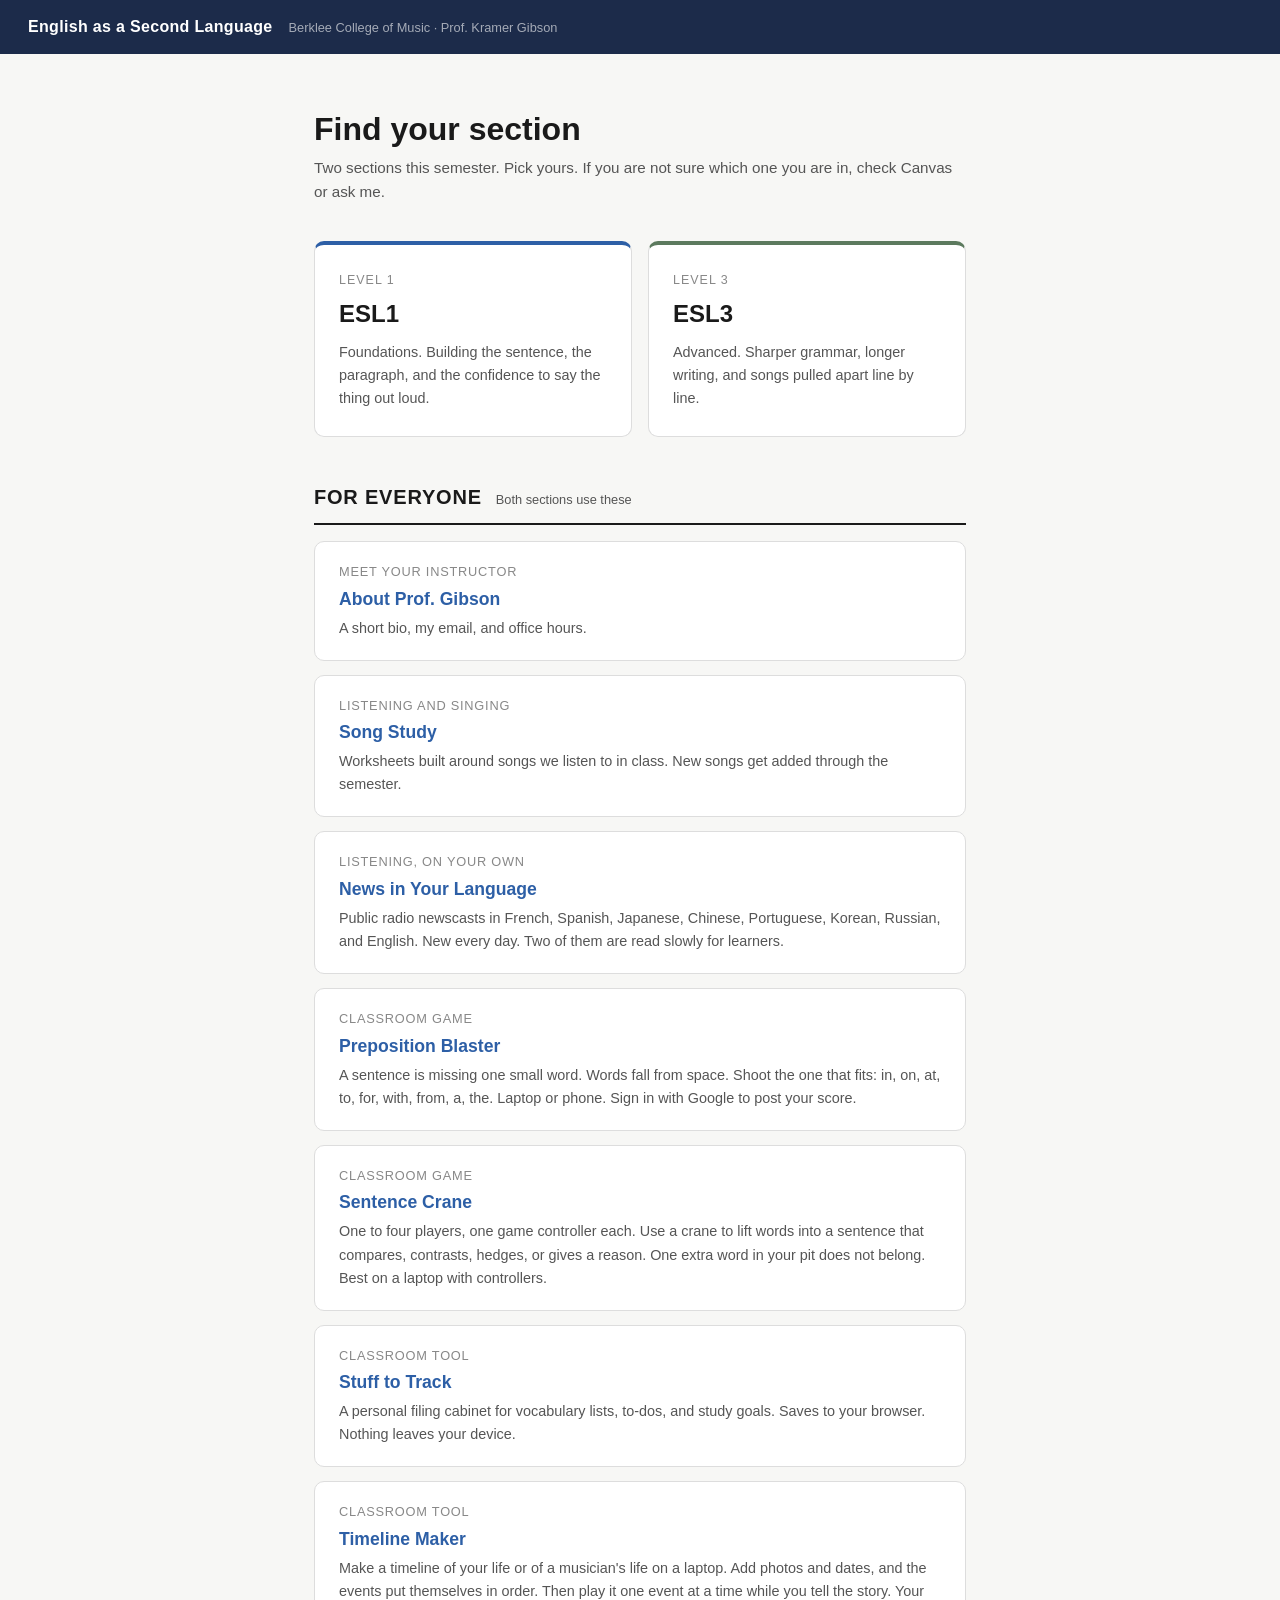
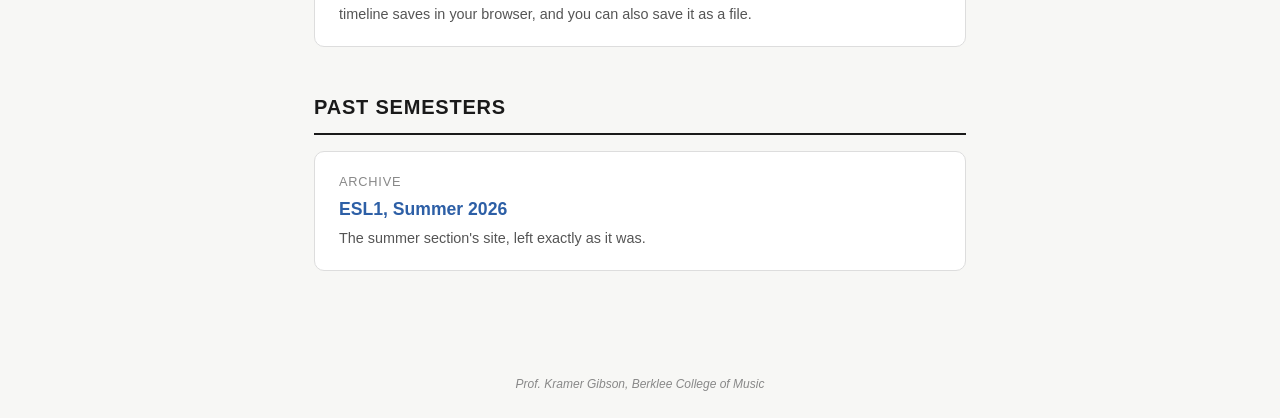
<file: index.html>
<!DOCTYPE html>
<html lang="en">
<head>
  <meta charset="UTF-8">
  <meta name="viewport" content="width=device-width, initial-scale=1.0">
  <title>ESL · Berklee College of Music</title>
  <meta name="description" content="Course materials for ESL1 and ESL3 at Berklee College of Music. Prof. Kramer Gibson.">
  <link rel="stylesheet" href="assets/site.css">
</head>
<body>
  <header class="app-header">
    <h1>English as a Second Language</h1>
    <span>Berklee College of Music · Prof. Kramer Gibson</span>
  </header>

  <main class="container">
    <h2 class="hub-title">Find your section</h2>
    <p class="hub-subtitle">Two sections this semester. Pick yours. If you are not sure which one you are in, check Canvas or ask me.</p>

    <div class="picker">
      <a href="esl1/">
        <div class="level">Level 1</div>
        <div class="course">ESL1</div>
        <div class="blurb">Foundations. Building the sentence, the paragraph, and the confidence to say the thing out loud.</div>
      </a>
      <a class="esl3" href="esl3/">
        <div class="level">Level 3</div>
        <div class="course">ESL3</div>
        <div class="blurb">Advanced. Sharper grammar, longer writing, and songs pulled apart line by line.</div>
      </a>
    </div>

    <section class="section">
      <div class="section-header">
        <div class="section-title">For everyone</div>
        <div class="section-note">Both sections use these</div>
      </div>
      <ul class="week-list">
        <li>
          <a href="about.html">
            <div class="week-num">Meet your instructor</div>
            <div class="week-title">About Prof. Gibson</div>
            <div class="week-desc">A short bio, my email, and office hours.</div>
          </a>
        </li>
        <li>
          <a href="shared/song-study/">
            <div class="week-num">Listening and singing</div>
            <div class="week-title">Song Study</div>
            <div class="week-desc">Worksheets built around songs we listen to in class. New songs get added through the semester.</div>
          </a>
        </li>
        <li>
          <a href="shared/world-news/">
            <div class="week-num">Listening, on your own</div>
            <div class="week-title">News in Your Language</div>
            <div class="week-desc">Public radio newscasts in French, Spanish, Japanese, Chinese, Portuguese, Korean, Russian, and English. New every day. Two of them are read slowly for learners.</div>
          </a>
        </li>
        <li>
          <a href="tools/preposition-blaster/">
            <div class="week-num">Classroom game</div>
            <div class="week-title">Preposition Blaster</div>
            <div class="week-desc">A sentence is missing one small word. Words fall from space. Shoot the one that fits: in, on, at, to, for, with, from, a, the. Laptop or phone. Sign in with Google to post your score.</div>
          </a>
        </li>
        <li>
          <a href="tools/sentence-crane/">
            <div class="week-num">Classroom game</div>
            <div class="week-title">Sentence Crane</div>
            <div class="week-desc">One to four players, one game controller each. Use a crane to lift words into a sentence that compares, contrasts, hedges, or gives a reason. One extra word in your pit does not belong. Best on a laptop with controllers.</div>
          </a>
        </li>
        <li>
          <a href="tools/cabinet/">
            <div class="week-num">Classroom tool</div>
            <div class="week-title">Stuff to Track</div>
            <div class="week-desc">A personal filing cabinet for vocabulary lists, to-dos, and study goals. Saves to your browser. Nothing leaves your device.</div>
          </a>
        </li>
        <li>
          <a href="tools/timeline-maker/">
            <div class="week-num">Classroom tool</div>
            <div class="week-title">Timeline Maker</div>
            <div class="week-desc">Make a timeline of your life or of a musician's life on a laptop. Add photos and dates, and the events put themselves in order. Then play it one event at a time while you tell the story. Your timeline saves in your browser, and you can also save it as a file.</div>
          </a>
        </li>
      </ul>
    </section>

    <section class="section">
      <div class="section-header">
        <div class="section-title">Past semesters</div>
      </div>
      <ul class="week-list">
        <li>
          <a href="https://kramermusician.github.io/esl1-summer-2026/">
            <div class="week-num">Archive</div>
            <div class="week-title">ESL1, Summer 2026</div>
            <div class="week-desc">The summer section's site, left exactly as it was.</div>
          </a>
        </li>
      </ul>
    </section>
  </main>

  <footer>Prof. Kramer Gibson, Berklee College of Music</footer>
</body>
</html>
</file>
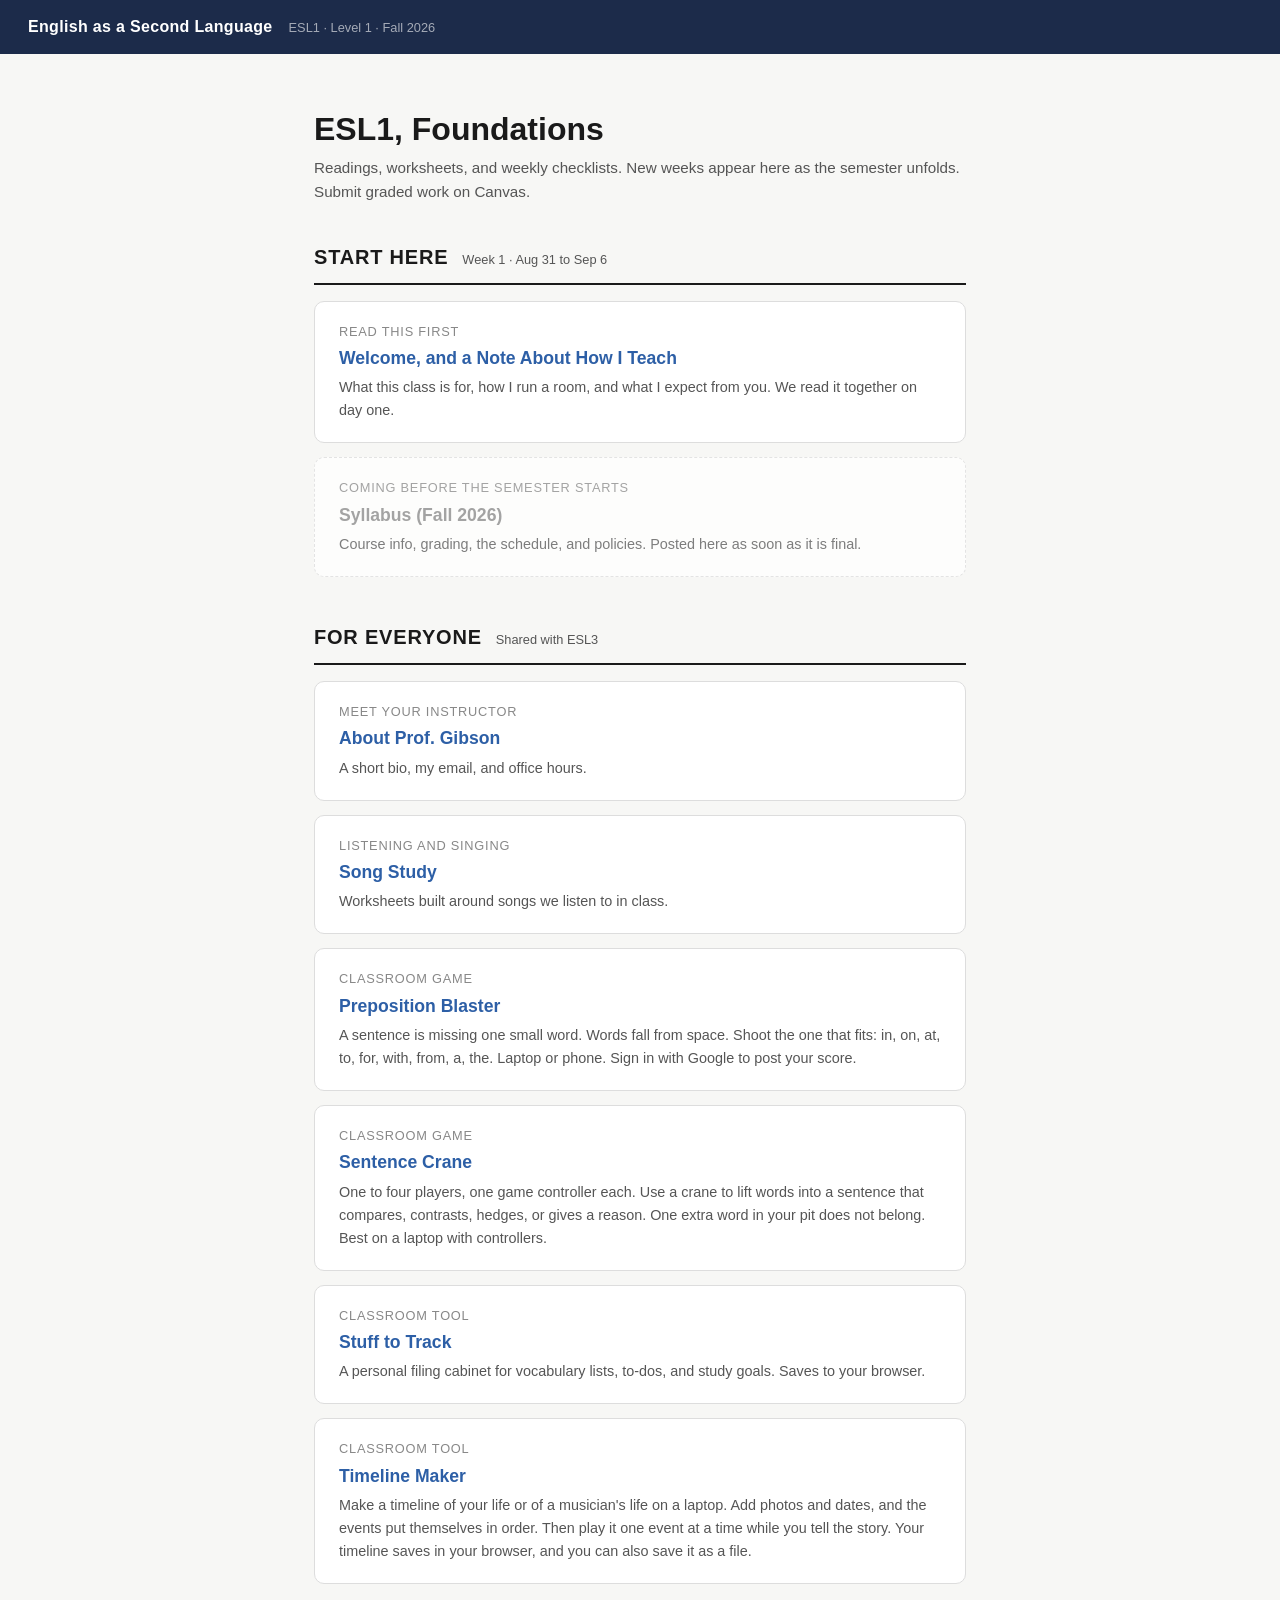
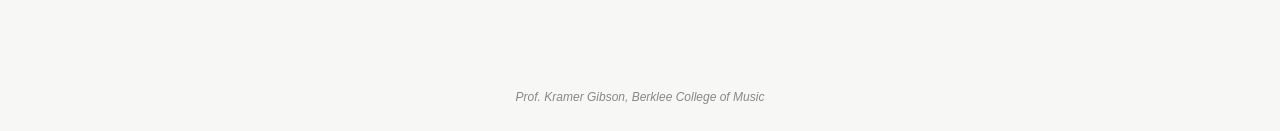
<file: esl1/index.html>
<!DOCTYPE html>
<html lang="en">
<head>
  <meta charset="UTF-8">
  <meta name="viewport" content="width=device-width, initial-scale=1.0">
  <title>ESL1 · Fall 2026</title>
  <meta name="description" content="ESL1 Foundations, Fall 2026. Berklee College of Music. Prof. Kramer Gibson.">
  <link rel="stylesheet" href="../assets/site.css">
</head>
<body>
  <header class="app-header">
    <h1><a href="../">English as a Second Language</a></h1>
    <span>ESL1 · Level 1 · Fall 2026</span>
  </header>

  <main class="container">
    <h2 class="hub-title">ESL1, Foundations</h2>
    <p class="hub-subtitle">Readings, worksheets, and weekly checklists. New weeks appear here as the semester unfolds. Submit graded work on Canvas.</p>

    <section class="section">
      <div class="section-header">
        <div class="section-title">Start here</div>
        <div class="section-note">Week 1 · Aug 31 to Sep 6</div>
      </div>
      <ul class="week-list">
        <li>
          <a href="welcome-essay.pdf">
            <div class="week-num">Read this first</div>
            <div class="week-title">Welcome, and a Note About How I Teach</div>
            <div class="week-desc">What this class is for, how I run a room, and what I expect from you. We read it together on day one.</div>
          </a>
        </li>
        <li class="pending">
          <div>
            <div class="week-num">Coming before the semester starts</div>
            <div class="week-title">Syllabus (Fall 2026)</div>
            <div class="week-desc">Course info, grading, the schedule, and policies. Posted here as soon as it is final.</div>
          </div>
        </li>
      </ul>
    </section>

    <section class="section">
      <div class="section-header">
        <div class="section-title">For everyone</div>
        <div class="section-note">Shared with ESL3</div>
      </div>
      <ul class="week-list">
        <li>
          <a href="../about.html">
            <div class="week-num">Meet your instructor</div>
            <div class="week-title">About Prof. Gibson</div>
            <div class="week-desc">A short bio, my email, and office hours.</div>
          </a>
        </li>
        <li>
          <a href="../shared/song-study/">
            <div class="week-num">Listening and singing</div>
            <div class="week-title">Song Study</div>
            <div class="week-desc">Worksheets built around songs we listen to in class.</div>
          </a>
        </li>
        <li>
          <a href="../tools/preposition-blaster/">
            <div class="week-num">Classroom game</div>
            <div class="week-title">Preposition Blaster</div>
            <div class="week-desc">A sentence is missing one small word. Words fall from space. Shoot the one that fits: in, on, at, to, for, with, from, a, the. Laptop or phone. Sign in with Google to post your score.</div>
          </a>
        </li>
        <li>
          <a href="../tools/sentence-crane/">
            <div class="week-num">Classroom game</div>
            <div class="week-title">Sentence Crane</div>
            <div class="week-desc">One to four players, one game controller each. Use a crane to lift words into a sentence that compares, contrasts, hedges, or gives a reason. One extra word in your pit does not belong. Best on a laptop with controllers.</div>
          </a>
        </li>
        <li>
          <a href="../tools/cabinet/">
            <div class="week-num">Classroom tool</div>
            <div class="week-title">Stuff to Track</div>
            <div class="week-desc">A personal filing cabinet for vocabulary lists, to-dos, and study goals. Saves to your browser.</div>
          </a>
        </li>
        <li>
          <a href="../tools/timeline-maker/">
            <div class="week-num">Classroom tool</div>
            <div class="week-title">Timeline Maker</div>
            <div class="week-desc">Make a timeline of your life or of a musician's life on a laptop. Add photos and dates, and the events put themselves in order. Then play it one event at a time while you tell the story. Your timeline saves in your browser, and you can also save it as a file.</div>
          </a>
        </li>
      </ul>
    </section>
  </main>

  <footer>Prof. Kramer Gibson, Berklee College of Music</footer>
</body>
</html>
</file>
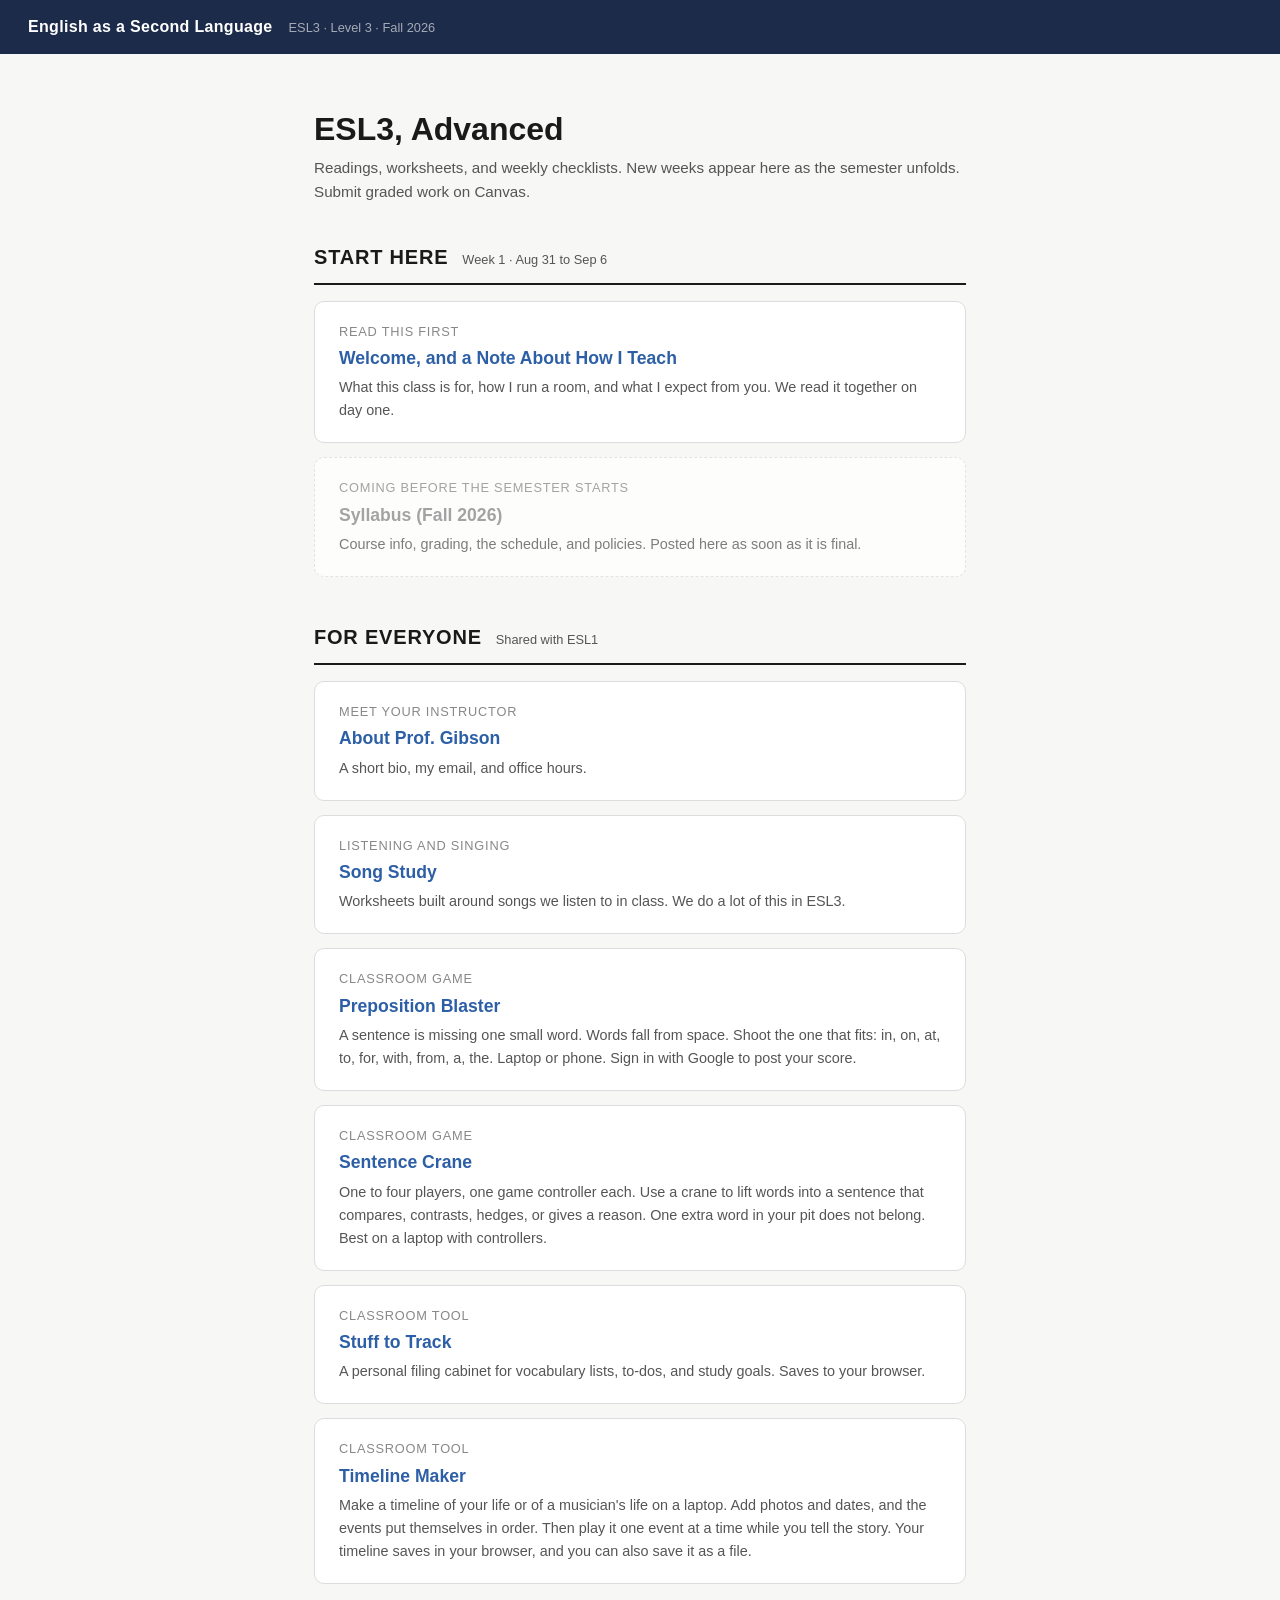
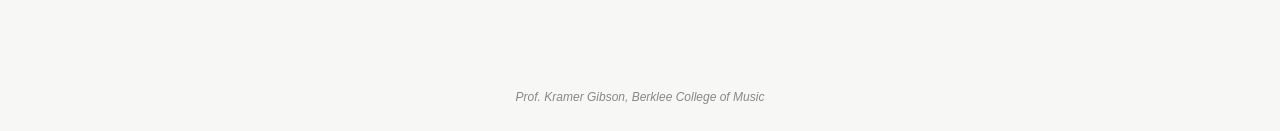
<file: esl3/index.html>
<!DOCTYPE html>
<html lang="en">
<head>
  <meta charset="UTF-8">
  <meta name="viewport" content="width=device-width, initial-scale=1.0">
  <title>ESL3 · Fall 2026</title>
  <meta name="description" content="ESL3 Advanced, Fall 2026. Berklee College of Music. Prof. Kramer Gibson.">
  <link rel="stylesheet" href="../assets/site.css">
</head>
<body>
  <header class="app-header">
    <h1><a href="../">English as a Second Language</a></h1>
    <span>ESL3 · Level 3 · Fall 2026</span>
  </header>

  <main class="container">
    <h2 class="hub-title">ESL3, Advanced</h2>
    <p class="hub-subtitle">Readings, worksheets, and weekly checklists. New weeks appear here as the semester unfolds. Submit graded work on Canvas.</p>

    <section class="section">
      <div class="section-header">
        <div class="section-title">Start here</div>
        <div class="section-note">Week 1 · Aug 31 to Sep 6</div>
      </div>
      <ul class="week-list">
        <li>
          <a href="welcome-essay.pdf">
            <div class="week-num">Read this first</div>
            <div class="week-title">Welcome, and a Note About How I Teach</div>
            <div class="week-desc">What this class is for, how I run a room, and what I expect from you. We read it together on day one.</div>
          </a>
        </li>
        <li class="pending">
          <div>
            <div class="week-num">Coming before the semester starts</div>
            <div class="week-title">Syllabus (Fall 2026)</div>
            <div class="week-desc">Course info, grading, the schedule, and policies. Posted here as soon as it is final.</div>
          </div>
        </li>
      </ul>
    </section>

    <section class="section">
      <div class="section-header">
        <div class="section-title">For everyone</div>
        <div class="section-note">Shared with ESL1</div>
      </div>
      <ul class="week-list">
        <li>
          <a href="../about.html">
            <div class="week-num">Meet your instructor</div>
            <div class="week-title">About Prof. Gibson</div>
            <div class="week-desc">A short bio, my email, and office hours.</div>
          </a>
        </li>
        <li>
          <a href="../shared/song-study/">
            <div class="week-num">Listening and singing</div>
            <div class="week-title">Song Study</div>
            <div class="week-desc">Worksheets built around songs we listen to in class. We do a lot of this in ESL3.</div>
          </a>
        </li>
        <li>
          <a href="../tools/preposition-blaster/">
            <div class="week-num">Classroom game</div>
            <div class="week-title">Preposition Blaster</div>
            <div class="week-desc">A sentence is missing one small word. Words fall from space. Shoot the one that fits: in, on, at, to, for, with, from, a, the. Laptop or phone. Sign in with Google to post your score.</div>
          </a>
        </li>
        <li>
          <a href="../tools/sentence-crane/">
            <div class="week-num">Classroom game</div>
            <div class="week-title">Sentence Crane</div>
            <div class="week-desc">One to four players, one game controller each. Use a crane to lift words into a sentence that compares, contrasts, hedges, or gives a reason. One extra word in your pit does not belong. Best on a laptop with controllers.</div>
          </a>
        </li>
        <li>
          <a href="../tools/cabinet/">
            <div class="week-num">Classroom tool</div>
            <div class="week-title">Stuff to Track</div>
            <div class="week-desc">A personal filing cabinet for vocabulary lists, to-dos, and study goals. Saves to your browser.</div>
          </a>
        </li>
        <li>
          <a href="../tools/timeline-maker/">
            <div class="week-num">Classroom tool</div>
            <div class="week-title">Timeline Maker</div>
            <div class="week-desc">Make a timeline of your life or of a musician's life on a laptop. Add photos and dates, and the events put themselves in order. Then play it one event at a time while you tell the story. Your timeline saves in your browser, and you can also save it as a file.</div>
          </a>
        </li>
      </ul>
    </section>
  </main>

  <footer>Prof. Kramer Gibson, Berklee College of Music</footer>
</body>
</html>
</file>
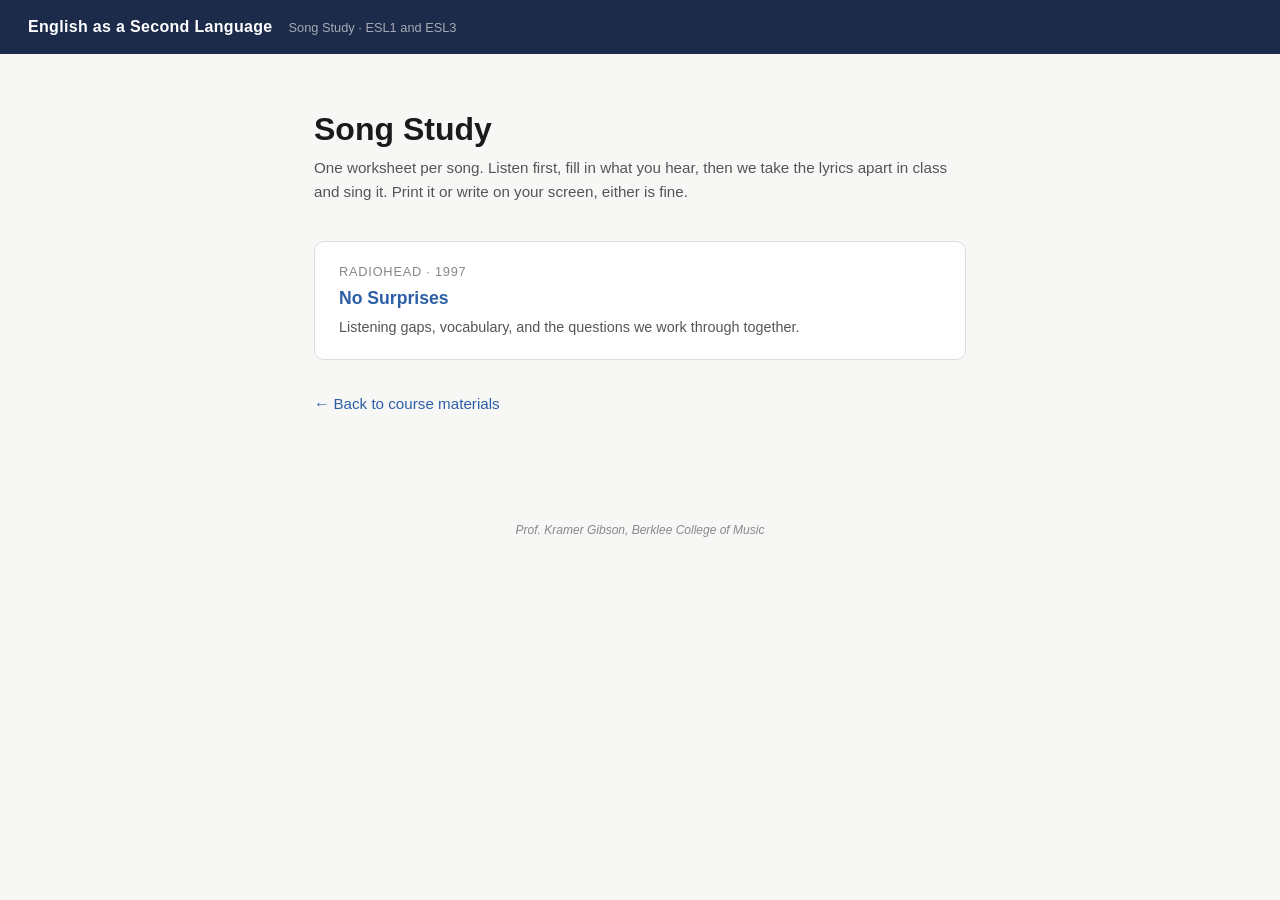
<file: shared/song-study/index.html>
<!DOCTYPE html>
<html lang="en">
<head>
  <meta charset="UTF-8">
  <meta name="viewport" content="width=device-width, initial-scale=1.0">
  <title>Song Study · Berklee ESL</title>
  <link rel="stylesheet" href="../../assets/site.css">
</head>
<body>
  <header class="app-header">
    <h1><a href="../../">English as a Second Language</a></h1>
    <span>Song Study · ESL1 and ESL3</span>
  </header>

  <main class="container">
    <h2 class="hub-title">Song Study</h2>
    <p class="hub-subtitle">One worksheet per song. Listen first, fill in what you hear, then we take the lyrics apart in class and sing it. Print it or write on your screen, either is fine.</p>

    <ul class="week-list">
      <li>
        <a href="no-surprises-radiohead.pdf">
          <div class="week-num">Radiohead · 1997</div>
          <div class="week-title">No Surprises</div>
          <div class="week-desc">Listening gaps, vocabulary, and the questions we work through together.</div>
        </a>
      </li>
    </ul>

    <a class="back-link" href="../../">← Back to course materials</a>
  </main>

  <footer>Prof. Kramer Gibson, Berklee College of Music</footer>
</body>
</html>
</file>
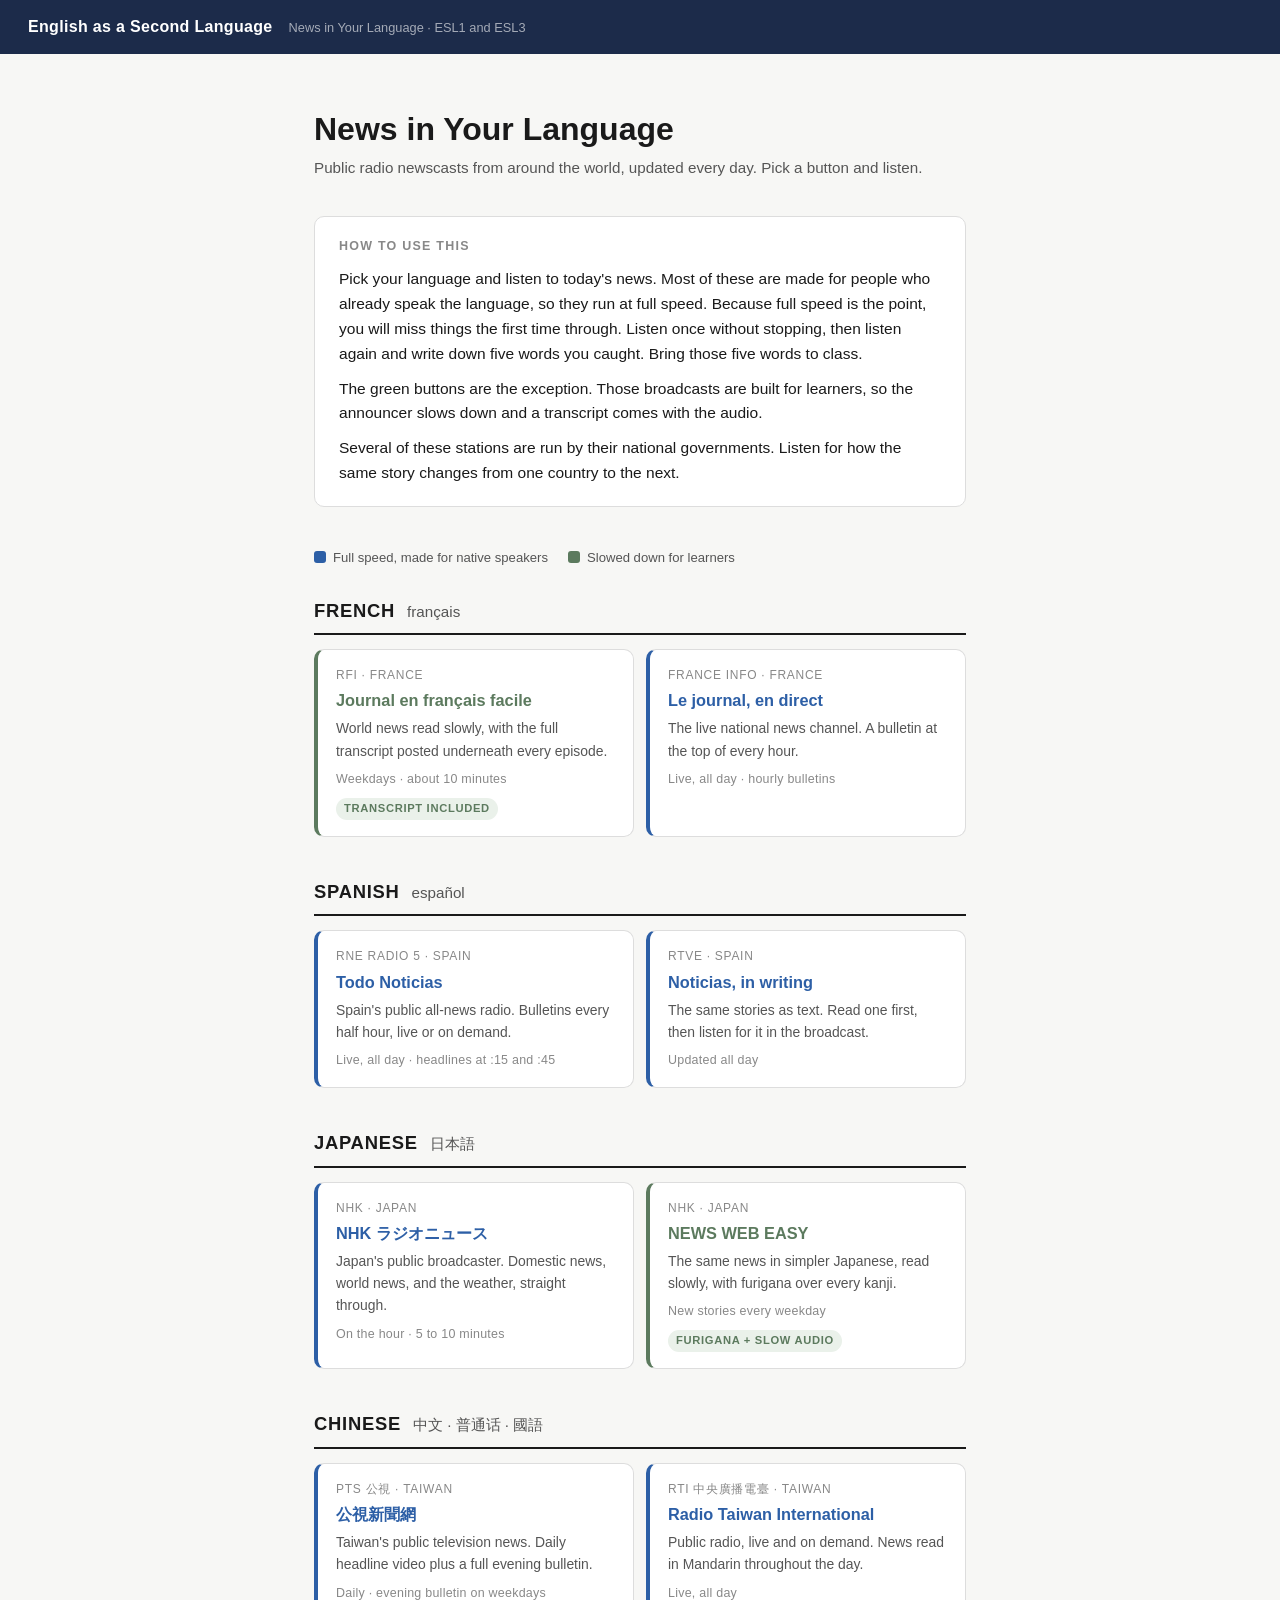
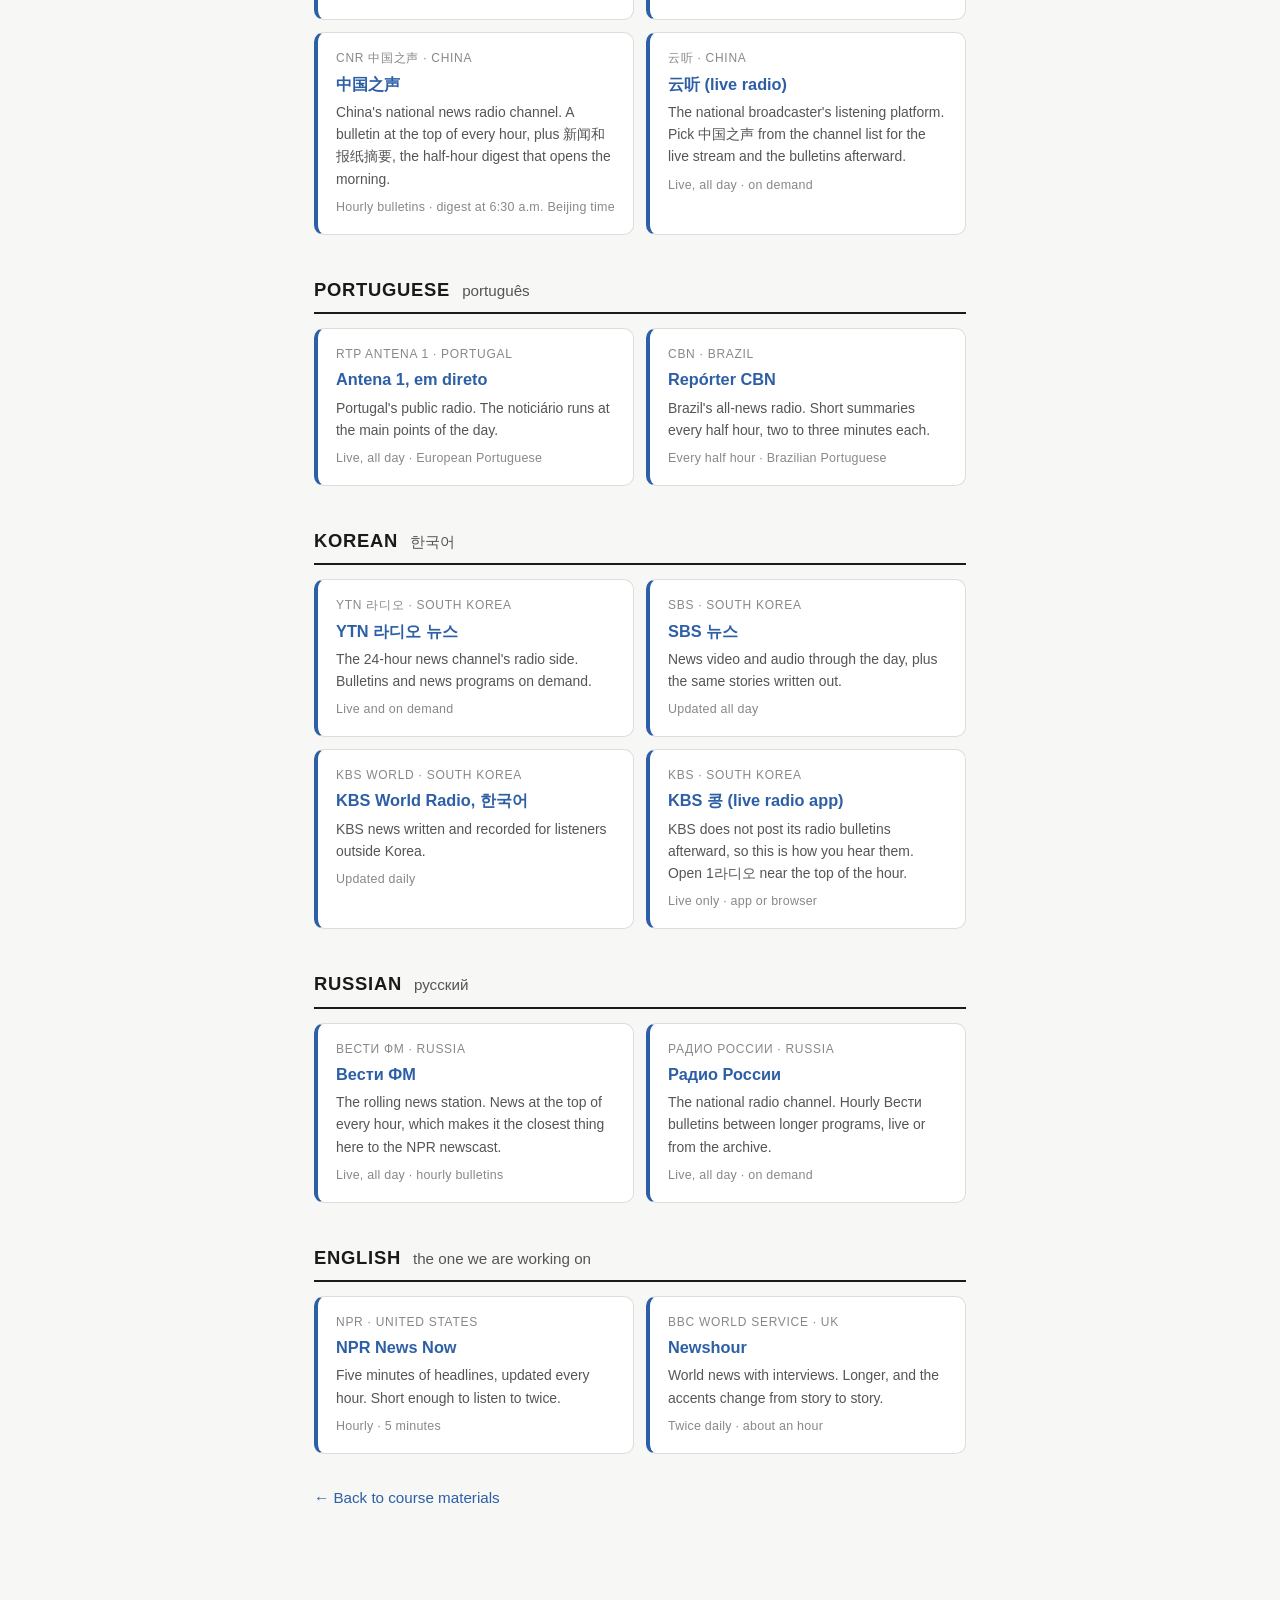
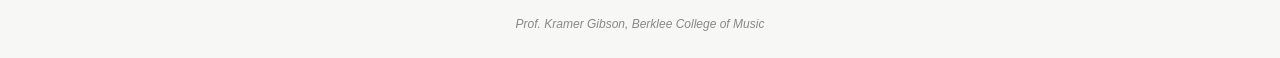
<file: shared/world-news/index.html>
<!DOCTYPE html>
<html lang="en">
<head>
  <meta charset="UTF-8">
  <meta name="viewport" content="width=device-width, initial-scale=1.0">
  <title>News in Your Language · Berklee ESL</title>
  <meta name="description" content="Daily radio news broadcasts in French, Spanish, Japanese, Chinese, Portuguese, Korean, Russian, and English. Berklee ESL, Prof. Kramer Gibson.">
  <link rel="stylesheet" href="../../assets/site.css">
</head>
<body>
  <header class="app-header">
    <h1><a href="../../">English as a Second Language</a></h1>
    <span>News in Your Language · ESL1 and ESL3</span>
  </header>

  <main class="container">
    <h2 class="hub-title">News in Your Language</h2>
    <p class="hub-subtitle">Public radio newscasts from around the world, updated every day. Pick a button and listen.</p>

    <div class="how-box">
      <h3>How to use this</h3>
      <p>Pick your language and listen to today's news. Most of these are made for people who already speak the language, so they run at full speed. Because full speed is the point, you will miss things the first time through. Listen once without stopping, then listen again and write down five words you caught. Bring those five words to class.</p>
      <p>The green buttons are the exception. Those broadcasts are built for learners, so the announcer slows down and a transcript comes with the audio.</p>
      <p>Several of these stations are run by their national governments. Listen for how the same story changes from one country to the next.</p>
    </div>

    <div class="key">
      <span><i class="a"></i> Full speed, made for native speakers</span>
      <span><i class="b"></i> Slowed down for learners</span>
    </div>

    <!-- FRENCH -->
    <section class="lang-block">
      <div class="lang-head">
        <div class="lang-name">French</div>
        <div class="lang-native">français</div>
      </div>
      <div class="news-grid">
        <a class="easy" href="https://francaisfacile.rfi.fr/fr/podcasts/journal-en-fran%C3%A7ais-facile/" target="_blank" rel="noopener">
          <div class="news-src">RFI · France</div>
          <div class="news-title">Journal en français facile</div>
          <div class="news-desc">World news read slowly, with the full transcript posted underneath every episode.</div>
          <div class="news-when">Weekdays · about 10 minutes</div>
          <div class="tag">Transcript included</div>
        </a>
        <a href="https://www.francetvinfo.fr/en-direct/radio.html" target="_blank" rel="noopener">
          <div class="news-src">France Info · France</div>
          <div class="news-title">Le journal, en direct</div>
          <div class="news-desc">The live national news channel. A bulletin at the top of every hour.</div>
          <div class="news-when">Live, all day · hourly bulletins</div>
        </a>
      </div>
    </section>

    <!-- SPANISH -->
    <section class="lang-block">
      <div class="lang-head">
        <div class="lang-name">Spanish</div>
        <div class="lang-native">español</div>
      </div>
      <div class="news-grid">
        <a href="https://www.rtve.es/play/radio/radio-5/" target="_blank" rel="noopener">
          <div class="news-src">RNE Radio 5 · Spain</div>
          <div class="news-title">Todo Noticias</div>
          <div class="news-desc">Spain's public all-news radio. Bulletins every half hour, live or on demand.</div>
          <div class="news-when">Live, all day · headlines at :15 and :45</div>
        </a>
        <a href="https://www.rtve.es/noticias/" target="_blank" rel="noopener">
          <div class="news-src">RTVE · Spain</div>
          <div class="news-title">Noticias, in writing</div>
          <div class="news-desc">The same stories as text. Read one first, then listen for it in the broadcast.</div>
          <div class="news-when">Updated all day</div>
        </a>
      </div>
    </section>

    <!-- JAPANESE -->
    <section class="lang-block">
      <div class="lang-head">
        <div class="lang-name">Japanese</div>
        <div class="lang-native">日本語</div>
      </div>
      <div class="news-grid">
        <a href="https://www.nhk.or.jp/radionews/" target="_blank" rel="noopener">
          <div class="news-src">NHK · Japan</div>
          <div class="news-title">NHK ラジオニュース</div>
          <div class="news-desc">Japan's public broadcaster. Domestic news, world news, and the weather, straight through.</div>
          <div class="news-when">On the hour · 5 to 10 minutes</div>
        </a>
        <a class="easy" href="https://www3.nhk.or.jp/news/easy/" target="_blank" rel="noopener">
          <div class="news-src">NHK · Japan</div>
          <div class="news-title">NEWS WEB EASY</div>
          <div class="news-desc">The same news in simpler Japanese, read slowly, with furigana over every kanji.</div>
          <div class="news-when">New stories every weekday</div>
          <div class="tag">Furigana + slow audio</div>
        </a>
      </div>
    </section>

    <!-- CHINESE -->
    <section class="lang-block">
      <div class="lang-head">
        <div class="lang-name">Chinese</div>
        <div class="lang-native">中文 · 普通话 · 國語</div>
      </div>
      <div class="news-grid">
        <a href="https://news.pts.org.tw/" target="_blank" rel="noopener">
          <div class="news-src">PTS 公視 · Taiwan</div>
          <div class="news-title">公視新聞網</div>
          <div class="news-desc">Taiwan's public television news. Daily headline video plus a full evening bulletin.</div>
          <div class="news-when">Daily · evening bulletin on weekdays</div>
        </a>
        <a href="https://www.rti.org.tw/" target="_blank" rel="noopener">
          <div class="news-src">Rti 中央廣播電臺 · Taiwan</div>
          <div class="news-title">Radio Taiwan International</div>
          <div class="news-desc">Public radio, live and on demand. News read in Mandarin throughout the day.</div>
          <div class="news-when">Live, all day</div>
        </a>
        <a href="https://china.cnr.cn/" target="_blank" rel="noopener">
          <div class="news-src">CNR 中国之声 · China</div>
          <div class="news-title">中国之声</div>
          <div class="news-desc">China's national news radio channel. A bulletin at the top of every hour, plus 新闻和报纸摘要, the half-hour digest that opens the morning.</div>
          <div class="news-when">Hourly bulletins · digest at 6:30 a.m. Beijing time</div>
        </a>
        <a href="https://www.radio.cn/" target="_blank" rel="noopener">
          <div class="news-src">云听 · China</div>
          <div class="news-title">云听 (live radio)</div>
          <div class="news-desc">The national broadcaster's listening platform. Pick 中国之声 from the channel list for the live stream and the bulletins afterward.</div>
          <div class="news-when">Live, all day · on demand</div>
        </a>
      </div>
    </section>

    <!-- PORTUGUESE -->
    <section class="lang-block">
      <div class="lang-head">
        <div class="lang-name">Portuguese</div>
        <div class="lang-native">português</div>
      </div>
      <div class="news-grid">
        <a href="https://www.rtp.pt/play/direto/antena1" target="_blank" rel="noopener">
          <div class="news-src">RTP Antena 1 · Portugal</div>
          <div class="news-title">Antena 1, em direto</div>
          <div class="news-desc">Portugal's public radio. The noticiário runs at the main points of the day.</div>
          <div class="news-when">Live, all day · European Portuguese</div>
        </a>
        <a href="https://cbn.globo.com/" target="_blank" rel="noopener">
          <div class="news-src">CBN · Brazil</div>
          <div class="news-title">Repórter CBN</div>
          <div class="news-desc">Brazil's all-news radio. Short summaries every half hour, two to three minutes each.</div>
          <div class="news-when">Every half hour · Brazilian Portuguese</div>
        </a>
      </div>
    </section>

    <!-- KOREAN -->
    <section class="lang-block">
      <div class="lang-head">
        <div class="lang-name">Korean</div>
        <div class="lang-native">한국어</div>
      </div>
      <div class="news-grid">
        <a href="https://radio.ytn.co.kr/" target="_blank" rel="noopener">
          <div class="news-src">YTN 라디오 · South Korea</div>
          <div class="news-title">YTN 라디오 뉴스</div>
          <div class="news-desc">The 24-hour news channel's radio side. Bulletins and news programs on demand.</div>
          <div class="news-when">Live and on demand</div>
        </a>
        <a href="https://news.sbs.co.kr/" target="_blank" rel="noopener">
          <div class="news-src">SBS · South Korea</div>
          <div class="news-title">SBS 뉴스</div>
          <div class="news-desc">News video and audio through the day, plus the same stories written out.</div>
          <div class="news-when">Updated all day</div>
        </a>
        <a href="https://world.kbs.co.kr/service/index.htm?lang=k" target="_blank" rel="noopener">
          <div class="news-src">KBS World · South Korea</div>
          <div class="news-title">KBS World Radio, 한국어</div>
          <div class="news-desc">KBS news written and recorded for listeners outside Korea.</div>
          <div class="news-when">Updated daily</div>
        </a>
        <a href="https://kong.kbs.co.kr/" target="_blank" rel="noopener">
          <div class="news-src">KBS · South Korea</div>
          <div class="news-title">KBS 콩 (live radio app)</div>
          <div class="news-desc">KBS does not post its radio bulletins afterward, so this is how you hear them. Open 1라디오 near the top of the hour.</div>
          <div class="news-when">Live only · app or browser</div>
        </a>
      </div>
    </section>

    <!-- RUSSIAN -->
    <section class="lang-block">
      <div class="lang-head">
        <div class="lang-name">Russian</div>
        <div class="lang-native">русский</div>
      </div>
      <div class="news-grid">
        <a href="https://radiovesti.ru/" target="_blank" rel="noopener">
          <div class="news-src">Вести ФМ · Russia</div>
          <div class="news-title">Вести ФМ</div>
          <div class="news-desc">The rolling news station. News at the top of every hour, which makes it the closest thing here to the NPR newscast.</div>
          <div class="news-when">Live, all day · hourly bulletins</div>
        </a>
        <a href="https://www.radiorus.ru/" target="_blank" rel="noopener">
          <div class="news-src">Радио России · Russia</div>
          <div class="news-title">Радио России</div>
          <div class="news-desc">The national radio channel. Hourly Вести bulletins between longer programs, live or from the archive.</div>
          <div class="news-when">Live, all day · on demand</div>
        </a>
      </div>
    </section>

    <!-- ENGLISH -->
    <section class="lang-block">
      <div class="lang-head">
        <div class="lang-name">English</div>
        <div class="lang-native">the one we are working on</div>
      </div>
      <div class="news-grid">
        <a href="https://www.npr.org/podcasts/500005/npr-news-now" target="_blank" rel="noopener">
          <div class="news-src">NPR · United States</div>
          <div class="news-title">NPR News Now</div>
          <div class="news-desc">Five minutes of headlines, updated every hour. Short enough to listen to twice.</div>
          <div class="news-when">Hourly · 5 minutes</div>
        </a>
        <a href="https://www.bbc.co.uk/programmes/p002vsnk" target="_blank" rel="noopener">
          <div class="news-src">BBC World Service · UK</div>
          <div class="news-title">Newshour</div>
          <div class="news-desc">World news with interviews. Longer, and the accents change from story to story.</div>
          <div class="news-when">Twice daily · about an hour</div>
        </a>
      </div>
    </section>

    <a class="back-link" href="../../">&larr; Back to course materials</a>
  </main>

  <footer>Prof. Kramer Gibson, Berklee College of Music</footer>
</body>
</html>
</file>
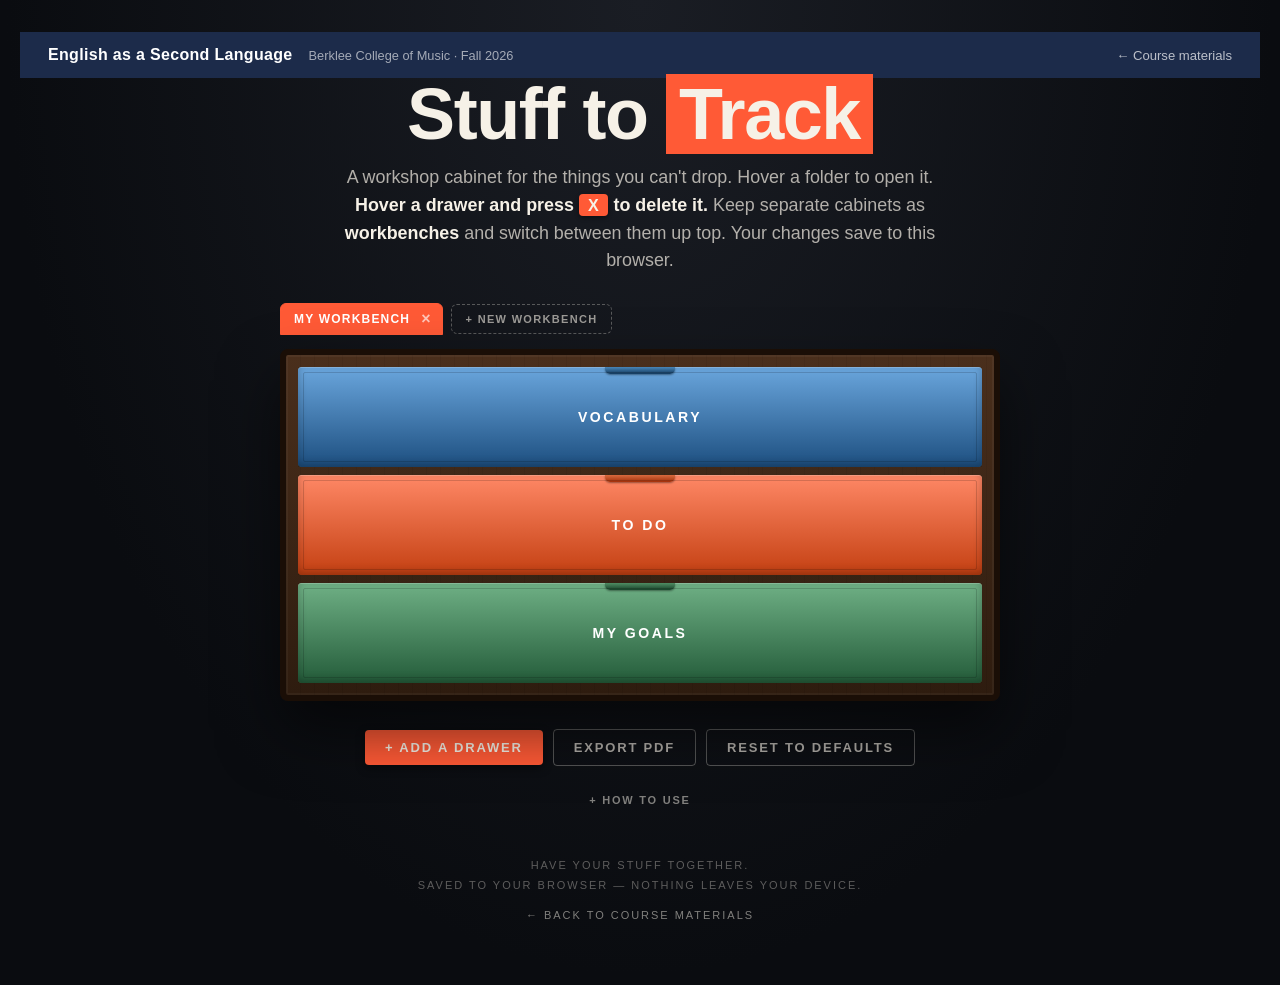
<file: tools/cabinet/index.html>
<!DOCTYPE html>
<html lang="en">
<head>
<meta charset="UTF-8" />
<meta name="viewport" content="width=device-width, initial-scale=1.0" />
<title>Stuff to Track · Berklee ESL</title>
<style>
  :root {
    --ink: #0f1115;
    --paper: #f6f1e7;
    --accent: #ff5a36;
    --accent2: #2b6cb0;
    --gold: #e6b325;
    --green: #2f7d4f;
    --muted: #5a5a60;
    --navy: #1c2b4a;
    --site-accent: #2d5fa6;
  }
  * { box-sizing: border-box; margin: 0; padding: 0; }
  html, body { min-height: 100%; }

  /* site nav */
  .site-nav {
    background: var(--navy);
    color: #fff;
    padding: 14px 28px;
    display: flex;
    align-items: baseline;
    justify-content: space-between;
    gap: 16px;
    flex-wrap: wrap;
  }
  .site-nav-left { display: flex; align-items: baseline; gap: 16px; flex-wrap: wrap; }
  .site-nav h1 { font-size: 1rem; font-weight: 600; letter-spacing: 0.02em; font-family: -apple-system, BlinkMacSystemFont, "Segoe UI", Helvetica, Arial, sans-serif; }
  .site-nav span { font-size: 0.8rem; opacity: 0.6; font-family: -apple-system, BlinkMacSystemFont, "Segoe UI", Helvetica, Arial, sans-serif; }
  .site-nav-back {
    color: rgba(255,255,255,0.7);
    text-decoration: none;
    font-size: 0.82rem;
    font-family: -apple-system, BlinkMacSystemFont, "Segoe UI", Helvetica, Arial, sans-serif;
    white-space: nowrap;
    transition: color 0.15s;
  }
  .site-nav-back:hover { color: #fff; }

  body {
    background:
      radial-gradient(ellipse at top, #1a1d24 0%, #0a0c10 70%),
      var(--ink);
    color: var(--paper);
    font-family: 'Helvetica Neue', Helvetica, Arial, sans-serif;
    min-height: 100vh;
    padding: 32px 20px 60px;
  }

  /* Header */
  header {
    max-width: 720px;
    margin: 0 auto 28px;
    text-align: center;
  }
  header h1 {
    font-size: clamp(40px, 6vw, 72px);
    font-weight: 900;
    letter-spacing: -0.02em;
    line-height: 1;
  }
  header h1 .hl {
    background: var(--accent);
    color: var(--paper);
    padding: 0 0.18em;
  }
  header p {
    margin-top: 14px;
    font-size: clamp(14px, 1.4vw, 18px);
    color: rgba(246,241,231,0.7);
    max-width: 34em;
    margin-left: auto;
    margin-right: auto;
    line-height: 1.55;
  }
  header p strong {
    color: var(--paper);
    font-weight: 800;
  }
  header p kbd {
    background: var(--accent);
    color: var(--paper);
    padding: 2px 9px;
    border-radius: 4px;
    font-family: inherit;
    font-weight: 900;
    font-size: 0.9em;
    letter-spacing: 0.05em;
    box-shadow: 0 2px 4px rgba(0,0,0,0.4);
  }

  /* Main */
  main {
    max-width: 720px;
    margin: 0 auto;
  }

  /* Workbench bar (file-tabs for switching saved cabinets) */
  .workbench-bar {
    display: flex;
    flex-wrap: wrap;
    gap: 8px;
    align-items: center;
    margin-bottom: 14px;
  }
  .wb-pill {
    display: inline-flex;
    align-items: center;
    background: rgba(246,241,231,0.08);
    border: 1px solid rgba(246,241,231,0.18);
    border-radius: 6px 6px 0 0;
    overflow: hidden;
    transition: background 0.15s, border-color 0.15s;
  }
  .wb-pill.active {
    background: var(--accent);
    border-color: var(--accent);
  }
  .wb-name {
    background: transparent;
    border: none;
    color: rgba(246,241,231,0.72);
    font-family: inherit;
    font-weight: 800;
    font-size: 12px;
    letter-spacing: 0.1em;
    text-transform: uppercase;
    padding: 8px 6px 8px 13px;
    cursor: pointer;
    max-width: 220px;
    overflow: hidden;
    text-overflow: ellipsis;
    white-space: nowrap;
  }
  .wb-name:hover { color: var(--paper); }
  .wb-pill.active .wb-name { color: #fff; cursor: text; }
  .wb-delete {
    background: transparent;
    border: none;
    color: rgba(246,241,231,0.35);
    font-size: 16px;
    font-weight: 900;
    line-height: 1;
    padding: 2px 11px 2px 5px;
    cursor: pointer;
    opacity: 0;
    transition: opacity 0.15s, color 0.15s;
    font-family: inherit;
  }
  .wb-pill:hover .wb-delete, .wb-pill.active .wb-delete { opacity: 1; }
  .wb-pill.active .wb-delete { color: rgba(255,255,255,0.65); }
  .wb-delete:hover { color: #fff; }
  .wb-add {
    background: transparent;
    border: 1px dashed rgba(246,241,231,0.3);
    border-radius: 6px;
    color: rgba(246,241,231,0.6);
    font-family: inherit;
    font-weight: 800;
    font-size: 11px;
    letter-spacing: 0.12em;
    text-transform: uppercase;
    padding: 8px 14px;
    cursor: pointer;
    transition: color 0.15s, border-color 0.15s;
  }
  .wb-add:hover { color: var(--paper); border-color: var(--paper); }

  /* Per-item note button */
  .page-note {
    background: transparent;
    border: none;
    color: rgba(0,0,0,0.32);
    cursor: pointer;
    font-size: 13px;
    line-height: 1;
    padding: 0 3px;
    opacity: 0;
    transition: opacity 0.15s, color 0.15s;
    flex-shrink: 0;
    font-family: inherit;
  }
  .page:hover .page-note { opacity: 0.7; }
  .page-note:hover { opacity: 1 !important; color: var(--accent2); }
  .page-note.has-note { opacity: 1; color: var(--accent2); }

  /* Note bottom sheet (half-screen) */
  .note-overlay {
    position: fixed;
    inset: 0;
    background: rgba(0,0,0,0.55);
    z-index: 6000;
    display: flex;
    align-items: flex-end;
    justify-content: center;
    animation: focusFadeIn 0.18s ease;
  }
  .note-overlay[hidden] { display: none !important; }
  .note-sheet {
    background: linear-gradient(180deg, #f9f4ea 0%, #ebe2cf 100%);
    color: var(--ink);
    border-top: 4px solid #1a0e06;
    border-radius: 12px 12px 0 0;
    width: 100%;
    max-width: 680px;
    height: 50vh;
    min-height: 280px;
    padding: 22px 24px 24px;
    position: relative;
    box-shadow: 0 -20px 60px rgba(0,0,0,0.6);
    display: flex;
    flex-direction: column;
    gap: 12px;
    animation: noteSlideUp 0.22s cubic-bezier(0.25, 1, 0.3, 1);
  }
  @keyframes noteSlideUp { from { transform: translateY(100%); } to { transform: translateY(0); } }
  .note-close {
    position: absolute;
    top: 10px;
    right: 14px;
    background: rgba(0,0,0,0.4);
    color: #f6f1e7;
    border: none;
    width: 32px;
    height: 32px;
    border-radius: 50%;
    font-size: 22px;
    cursor: pointer;
    line-height: 1;
    font-family: inherit;
    display: flex;
    align-items: center;
    justify-content: center;
    padding: 0;
  }
  .note-close:hover { background: rgba(0,0,0,0.7); }
  .note-item-label {
    font-size: 18px;
    font-weight: 900;
    letter-spacing: 0.02em;
    color: var(--ink);
    padding-right: 44px;
    line-height: 1.2;
  }
  .note-status {
    font-size: 10px;
    letter-spacing: 0.18em;
    text-transform: uppercase;
    color: rgba(15,17,21,0.45);
  }
  .note-textarea {
    flex: 1;
    width: 100%;
    resize: none;
    background: #fff;
    border: 1px solid rgba(0,0,0,0.2);
    border-radius: 6px;
    padding: 14px 16px;
    font-family: inherit;
    font-size: 15px;
    line-height: 1.6;
    color: var(--ink);
  }
  .note-textarea:focus { outline: 2px solid var(--accent); outline-offset: 1px; }

  /* Cabinet */
  .cabinet {
    position: relative;
    width: 100%;
    background:
      repeating-linear-gradient(90deg, rgba(0,0,0,0.06) 0 1px, transparent 1px 14px),
      linear-gradient(180deg, #4a2f1c 0%, #2e1c0f 100%);
    border: 6px solid #1a0e06;
    border-radius: 8px;
    padding: 12px;
    box-shadow: 0 30px 60px rgba(0,0,0,0.55), inset 0 0 0 2px rgba(255,255,255,0.04);
    display: grid;
    grid-template-columns: 1fr 1fr 1fr;
    grid-auto-rows: minmax(100px, 1fr);
    gap: 8px;
  }
  .drawer {
    position: relative;
    background: linear-gradient(180deg, #1b0f08 0%, #100802 100%);
    border-radius: 3px;
    overflow: hidden;
    cursor: pointer;
    box-shadow: inset 0 2px 6px rgba(0,0,0,0.7);
    min-height: 100px;
  }
  .drawer-face {
    position: absolute;
    inset: 0;
    background:
      repeating-linear-gradient(180deg, rgba(0,0,0,0.04) 0 1px, transparent 1px 7px),
      linear-gradient(180deg, #d4a76a 0%, #b0843f 100%);
    border-radius: 3px;
    display: flex;
    align-items: center;
    justify-content: center;
    color: #1a0e06;
    font-weight: 900;
    letter-spacing: 0.18em;
    text-transform: uppercase;
    font-size: clamp(11px, 1.1vw, 16px);
    text-align: center;
    padding: 0 22px;
    transition: transform 0.5s cubic-bezier(0.25, 1, 0.3, 1);
    z-index: 2;
    box-shadow: 0 3px 10px rgba(0,0,0,0.5), inset 0 1px 0 rgba(255,255,255,0.2), inset 0 -3px 8px rgba(0,0,0,0.25);
    will-change: transform;
  }
  .drawer-face::before {
    content: '';
    position: absolute;
    top: 0;
    left: 50%;
    transform: translateX(-50%);
    width: 42%;
    max-width: 70px;
    height: 7px;
    background: linear-gradient(180deg, #c89456 0%, #a87436 100%);
    border-radius: 0 0 5px 5px;
    box-shadow: 0 1px 2px rgba(0,0,0,0.4);
  }
  .drawer-face::after {
    content: '';
    position: absolute;
    inset: 5px;
    border: 1px solid rgba(0,0,0,0.16);
    border-radius: 2px;
    pointer-events: none;
  }
  .edit-btn {
    position: absolute;
    top: 6px;
    right: 8px;
    background: rgba(0,0,0,0.4);
    color: rgba(246,241,231,0.95);
    border: none;
    padding: 3px 9px;
    border-radius: 3px;
    cursor: pointer;
    font-size: 10px;
    font-weight: 800;
    letter-spacing: 0.14em;
    text-transform: uppercase;
    font-family: inherit;
    opacity: 0;
    transition: opacity 0.2s ease;
    z-index: 3;
  }
  .drawer:hover .edit-btn { opacity: 1; }
  .edit-btn:hover { background: rgba(0,0,0,0.7); }
  .drawer-folder {
    position: absolute;
    inset: 0;
    background: linear-gradient(180deg, #b88a55 0%, #8c6435 100%);
    padding: 30px 5px 6px 5px;
    display: flex;
    flex-direction: column;
    gap: 2px;
    overflow-y: auto;
    overflow-x: hidden;
    border-radius: 3px;
    box-shadow: inset 0 2px 6px rgba(0,0,0,0.5);
    z-index: 1;
    scrollbar-width: thin;
    scrollbar-color: rgba(0,0,0,0.4) transparent;
    overscroll-behavior: contain;
  }
  .drawer-folder::-webkit-scrollbar { width: 5px; }
  .drawer-folder::-webkit-scrollbar-track { background: transparent; }
  .drawer-folder::-webkit-scrollbar-thumb { background: rgba(0,0,0,0.35); border-radius: 3px; }
  .drawer-folder::-webkit-scrollbar-thumb:hover { background: rgba(0,0,0,0.6); }
  .drawer.has-overflow .drawer-folder { padding-bottom: 14px; }
  .drawer.has-overflow::after {
    content: '';
    position: absolute;
    left: 4px;
    right: 9px;
    bottom: 4px;
    height: 14px;
    background: linear-gradient(180deg, transparent, rgba(0,0,0,0.45));
    pointer-events: none;
    z-index: 1;
    border-bottom-left-radius: 3px;
    border-bottom-right-radius: 3px;
  }
  .page {
    background: linear-gradient(180deg, #f9f4ea 0%, #ebe2cf 100%);
    color: #0f1115;
    padding: 4px 6px 4px 8px;
    font-size: clamp(11px, 1vw, 14px);
    font-weight: 700;
    letter-spacing: 0.04em;
    border-left: 3px solid #ff5a36;
    box-shadow: 0 1px 0 rgba(0,0,0,0.2);
    flex-shrink: 0;
    display: flex;
    align-items: center;
    justify-content: space-between;
    gap: 4px;
  }
  .page-text {
    flex: 1;
    min-width: 0;
    overflow: hidden;
    text-overflow: ellipsis;
    white-space: nowrap;
    cursor: text;
  }
  .page-delete {
    background: transparent;
    border: none;
    color: rgba(0,0,0,0.4);
    cursor: pointer;
    font-size: 15px;
    font-weight: 900;
    padding: 0 4px;
    line-height: 1;
    opacity: 0;
    transition: opacity 0.15s, color 0.15s;
    flex-shrink: 0;
    font-family: inherit;
  }
  .page:hover .page-delete { opacity: 0.7; }
  .page-delete:hover { opacity: 1 !important; color: #b22; }
  .page-edit-input {
    flex: 1;
    background: white;
    border: 1px solid var(--accent);
    outline: none;
    padding: 1px 5px;
    border-radius: 2px;
    font-size: inherit;
    font-weight: 700;
    color: var(--ink);
    font-family: inherit;
    letter-spacing: inherit;
    min-width: 0;
  }
  .drawer.editing .drawer-face { transform: translateY(-105%); }

  /* Drawer color variants */
  .drawer-color-orange .drawer-face { background: linear-gradient(180deg, #ff8866 0%, #c44012 100%); color: #fff; }
  .drawer-color-orange .drawer-face::before { background: linear-gradient(180deg, #d96b3f, #a3300a); }
  .drawer-color-blue .drawer-face { background: linear-gradient(180deg, #6aa6dd 0%, #1d4f80 100%); color: #fff; }
  .drawer-color-blue .drawer-face::before { background: linear-gradient(180deg, #4986b8, #133a5e); }
  .drawer-color-gold .drawer-face { background: linear-gradient(180deg, #f5cd5a 0%, #b8841d 100%); color: #1a0e06; }
  .drawer-color-gold .drawer-face::before { background: linear-gradient(180deg, #d4a934, #8c620e); }
  .drawer-color-green .drawer-face { background: linear-gradient(180deg, #6fb085 0%, #245c3a 100%); color: #fff; }
  .drawer-color-green .drawer-face::before { background: linear-gradient(180deg, #4f8d63, #18432a); }
  .drawer-color-plum .drawer-face { background: linear-gradient(180deg, #a085c1 0%, #503d75 100%); color: #fff; }
  .drawer-color-plum .drawer-face::before { background: linear-gradient(180deg, #7f649f, #3a2c57); }
  .drawer-color-teal .drawer-face { background: linear-gradient(180deg, #4ba3a3 0%, #1c5a5a 100%); color: #fff; }
  .drawer-color-teal .drawer-face::before { background: linear-gradient(180deg, #2f8585, #134242); }
  .drawer-color-slate .drawer-face { background: linear-gradient(180deg, #7a8595 0%, #3a4150 100%); color: #fff; }
  .drawer-color-slate .drawer-face::before { background: linear-gradient(180deg, #5e6878, #232934); }
  .drawer-color-rose .drawer-face { background: linear-gradient(180deg, #e08fa5 0%, #9a3b58 100%); color: #fff; }
  .drawer-color-rose .drawer-face::before { background: linear-gradient(180deg, #c46e87, #74253e); }

  /* Drag handle on each drawer */
  .drag-handle {
    position: absolute;
    top: 6px;
    left: 8px;
    background: rgba(0,0,0,0.4);
    color: rgba(246,241,231,0.95);
    border: none;
    padding: 3px 9px;
    border-radius: 3px;
    cursor: grab;
    font-size: 10px;
    font-weight: 800;
    letter-spacing: 0.14em;
    text-transform: uppercase;
    font-family: inherit;
    opacity: 0;
    transition: opacity 0.2s ease;
    z-index: 3;
    touch-action: none;
  }
  .drawer:hover .drag-handle { opacity: 1; }
  .drag-handle:active { cursor: grabbing; }

  /* Drag state */
  body.dragging-drawer { cursor: grabbing; user-select: none; }
  body.dragging-drawer * { cursor: grabbing !important; }
  body.dragging-drawer .drawer:not(.drag-source):hover .drawer-face { transform: none; }
  .drag-source {
    opacity: 0.35;
    pointer-events: none;
    outline: 2px dashed var(--accent);
    outline-offset: -2px;
  }
  .drawer-ghost {
    position: fixed;
    z-index: 9999;
    pointer-events: none;
    opacity: 0.92;
    transform: rotate(1.5deg) scale(1.03);
    box-shadow: 0 16px 40px rgba(0,0,0,0.7);
  }
  .drawer-ghost .drawer-face { transform: none !important; }
  .drawer-shift {
    transition: transform 0.25s cubic-bezier(0.4, 0, 0.2, 1);
  }

  /* Focus view */
  .focus-overlay {
    position: fixed;
    inset: 0;
    background: rgba(0,0,0,0.78);
    z-index: 5000;
    display: flex;
    align-items: center;
    justify-content: center;
    padding: 24px;
    animation: focusFadeIn 0.18s ease;
  }
  .focus-overlay[hidden] { display: none !important; }
  @keyframes focusFadeIn {
    from { opacity: 0; }
    to { opacity: 1; }
  }
  .focus-panel {
    background: linear-gradient(180deg, #b88a55 0%, #8c6435 100%);
    border: 4px solid #1a0e06;
    border-radius: 8px;
    padding: 36px 26px 24px;
    width: 100%;
    max-width: 540px;
    max-height: 88vh;
    overflow-y: auto;
    position: relative;
    box-shadow: 0 30px 80px rgba(0,0,0,0.75);
    scrollbar-width: thin;
    scrollbar-color: rgba(0,0,0,0.45) transparent;
  }
  .focus-panel::-webkit-scrollbar { width: 6px; }
  .focus-panel::-webkit-scrollbar-track { background: transparent; }
  .focus-panel::-webkit-scrollbar-thumb { background: rgba(0,0,0,0.45); border-radius: 3px; }
  .focus-close {
    position: absolute;
    top: 8px;
    right: 12px;
    background: rgba(0,0,0,0.4);
    color: #f6f1e7;
    border: none;
    width: 32px;
    height: 32px;
    border-radius: 50%;
    font-size: 22px;
    font-weight: 700;
    cursor: pointer;
    line-height: 1;
    font-family: inherit;
    display: flex;
    align-items: center;
    justify-content: center;
    padding: 0;
  }
  .focus-close:hover { background: rgba(0,0,0,0.7); }
  .focus-label {
    font-size: clamp(24px, 3.4vw, 38px);
    font-weight: 900;
    letter-spacing: 0.1em;
    text-transform: uppercase;
    color: #1a0e06;
    text-align: center;
    margin-bottom: 4px;
    padding: 0 28px;
    line-height: 1.1;
  }
  .focus-meta {
    text-align: center;
    font-size: 11px;
    letter-spacing: 0.18em;
    text-transform: uppercase;
    color: rgba(26,14,6,0.6);
    margin-bottom: 22px;
  }
  .focus-items {
    display: flex;
    flex-direction: column;
    gap: 4px;
  }
  .focus-items .page {
    padding: 9px 14px;
    font-size: 16px;
  }
  .focus-items .page-delete { font-size: 18px; opacity: 0.5; }
  .focus-items .page:hover .page-delete { opacity: 0.9; }
  .focus-items .page-add {
    padding: 10px 14px;
    font-size: 12px;
    margin-top: 4px;
  }

  /* Color picker in dialog */
  .color-picker {
    display: flex;
    gap: 6px;
    flex-wrap: wrap;
    padding: 4px 0;
  }
  .swatch {
    width: 34px;
    height: 34px;
    border-radius: 4px;
    border: 2px solid transparent;
    cursor: pointer;
    padding: 0;
    transition: transform 0.1s;
  }
  .swatch:hover { transform: scale(1.1); }
  .swatch.selected { border-color: var(--ink); box-shadow: 0 0 0 2px var(--accent); }
  .swatch[data-color="default"] { background: linear-gradient(180deg, #d4a76a, #b0843f); }
  .swatch[data-color="orange"] { background: linear-gradient(180deg, #ff8866, #c44012); }
  .swatch[data-color="blue"] { background: linear-gradient(180deg, #6aa6dd, #1d4f80); }
  .swatch[data-color="gold"] { background: linear-gradient(180deg, #f5cd5a, #b8841d); }
  .swatch[data-color="green"] { background: linear-gradient(180deg, #6fb085, #245c3a); }
  .swatch[data-color="plum"] { background: linear-gradient(180deg, #a085c1, #503d75); }
  .swatch[data-color="teal"] { background: linear-gradient(180deg, #4ba3a3, #1c5a5a); }
  .swatch[data-color="slate"] { background: linear-gradient(180deg, #7a8595, #3a4150); }
  .swatch[data-color="rose"] { background: linear-gradient(180deg, #e08fa5, #9a3b58); }
  .page-add {
    background: rgba(249,244,234,0.5);
    color: rgba(15,17,21,0.65);
    border: 1px dashed rgba(15,17,21,0.4);
    border-radius: 2px;
    padding: 4px 6px;
    font-size: clamp(9px, 0.8vw, 11px);
    font-weight: 800;
    letter-spacing: 0.14em;
    text-transform: uppercase;
    cursor: pointer;
    text-align: center;
    justify-content: center;
    box-shadow: none;
    transition: background 0.15s, color 0.15s, border-color 0.15s;
  }
  .page-add:hover {
    background: rgba(249,244,234,0.95);
    color: var(--ink);
    border-color: var(--accent);
  }
  .page-add-active {
    background: white;
    border-left: 3px solid var(--accent);
    padding: 4px 6px 4px 8px;
  }
  .page:nth-child(5n+2) { border-left-color: #2b6cb0; }
  .page:nth-child(5n+3) { border-left-color: #e6b325; }
  .page:nth-child(5n+4) { border-left-color: #2f7d4f; }
  .page:nth-child(5n+5) { border-left-color: #0f1115; }
  .drawer:hover .drawer-face { transform: translateY(-105%); transition-delay: 0.45s; }
  .drawer { cursor: pointer; }

  /* Controls below cabinet */
  .controls {
    margin-top: 28px;
    display: flex;
    flex-wrap: wrap;
    gap: 10px;
    align-items: center;
    justify-content: center;
  }
  .controls button {
    background: var(--accent);
    color: var(--paper);
    border: none;
    padding: 10px 20px;
    border-radius: 4px;
    font-weight: 800;
    font-size: 13px;
    letter-spacing: 0.14em;
    text-transform: uppercase;
    cursor: pointer;
    box-shadow: 0 3px 10px rgba(0,0,0,0.45);
    font-family: inherit;
  }
  .controls button:hover { filter: brightness(1.1); }
  .controls button.secondary {
    background: transparent;
    color: rgba(246,241,231,0.7);
    border: 1px solid rgba(246,241,231,0.3);
    box-shadow: none;
  }
  .controls button.secondary:hover { color: var(--paper); border-color: var(--paper); filter: none; }

  /* How-to */
  .howto {
    margin-top: 28px;
    color: rgba(246,241,231,0.6);
    font-size: 13px;
    text-align: center;
  }
  .howto summary {
    cursor: pointer;
    font-weight: 700;
    letter-spacing: 0.16em;
    text-transform: uppercase;
    font-size: 11px;
    color: rgba(246,241,231,0.5);
    list-style: none;
  }
  .howto summary::-webkit-details-marker { display: none; }
  .howto summary::before { content: '+  '; }
  .howto[open] summary::before { content: '\2212  '; }
  .howto ul {
    margin-top: 14px;
    list-style: none;
    line-height: 1.8;
  }
  .howto kbd {
    background: rgba(246,241,231,0.12);
    border: 1px solid rgba(246,241,231,0.25);
    padding: 1px 7px;
    border-radius: 3px;
    font-family: monospace;
    font-size: 12px;
  }

  /* Modal */
  dialog {
    background: var(--paper);
    color: var(--ink);
    border: none;
    border-radius: 8px;
    padding: 28px;
    max-width: 480px;
    width: calc(100% - 32px);
    box-shadow: 0 30px 80px rgba(0,0,0,0.6);
  }
  dialog::backdrop {
    background: rgba(0,0,0,0.6);
    backdrop-filter: blur(2px);
  }
  dialog h2 {
    font-size: 22px;
    font-weight: 900;
    margin-bottom: 18px;
    letter-spacing: -0.01em;
  }
  dialog form { display: flex; flex-direction: column; gap: 14px; }
  dialog label {
    display: flex;
    flex-direction: column;
    gap: 6px;
    font-size: 12px;
    font-weight: 700;
    letter-spacing: 0.14em;
    text-transform: uppercase;
    color: var(--muted);
  }
  dialog input, dialog textarea, dialog select {
    background: white;
    border: 1px solid rgba(0,0,0,0.25);
    padding: 10px 12px;
    border-radius: 4px;
    font-size: 15px;
    color: var(--ink);
    font-family: inherit;
    font-weight: 400;
    letter-spacing: normal;
    text-transform: none;
  }
  dialog textarea { min-height: 120px; resize: vertical; font-family: inherit; }
  dialog input:focus, dialog textarea:focus, dialog select:focus {
    outline: 2px solid var(--accent);
    outline-offset: 1px;
  }
  .dialog-buttons {
    display: flex;
    gap: 10px;
    justify-content: flex-end;
    margin-top: 8px;
  }
  .dialog-buttons button {
    background: var(--accent);
    color: white;
    border: none;
    padding: 9px 20px;
    border-radius: 4px;
    font-weight: 800;
    font-size: 13px;
    letter-spacing: 0.1em;
    text-transform: uppercase;
    cursor: pointer;
    font-family: inherit;
  }
  .dialog-buttons button.secondary {
    background: transparent;
    color: var(--muted);
    border: 1px solid rgba(0,0,0,0.2);
  }
  .dialog-buttons button.danger {
    background: transparent;
    color: #b22;
    border: 1px solid #b22;
    margin-right: auto;
  }
  .dialog-buttons button:hover { filter: brightness(1.08); }
  .dialog-buttons button.secondary:hover, .dialog-buttons button.danger:hover { filter: none; opacity: 0.8; }

  /* Footer */
  footer {
    max-width: 720px;
    margin: 50px auto 0;
    text-align: center;
    color: rgba(246,241,231,0.35);
    font-size: 11px;
    letter-spacing: 0.18em;
    text-transform: uppercase;
    line-height: 1.8;
  }
  footer a { color: rgba(246,241,231,0.5); text-decoration: none; }
  footer a:hover { color: rgba(246,241,231,0.85); }

  @media (max-width: 600px) {
    .cabinet { grid-template-columns: 1fr 1fr; }
    .drawer { min-height: 80px; }
    body { padding: 20px 12px 40px; }
  }

  /* Print view (hidden on screen, shown only when printing) */
  #print-view { display: none; }
  @media print {
    @page { size: letter; margin: 0.5in; }
    body { background: #fff !important; color: #000 !important; padding: 0; }
    header, main, footer, dialog, .site-nav { display: none !important; }
    #print-view {
      display: block !important;
      background: #fff;
      color: #000;
      font-family: 'Helvetica Neue', Helvetica, Arial, sans-serif;
    }
    .print-header {
      text-align: center;
      border-bottom: 2px solid #000;
      padding-bottom: 12px;
      margin-bottom: 22px;
    }
    .print-header h1 {
      font-size: 28px;
      font-weight: 900;
      letter-spacing: -0.01em;
    }
    .print-meta {
      font-size: 10px;
      margin-top: 6px;
      letter-spacing: 0.18em;
      text-transform: uppercase;
      color: #555;
    }
    .print-grid {
      columns: 2;
      column-gap: 28px;
      column-rule: 1px solid #ddd;
    }
    .print-card {
      break-inside: avoid;
      page-break-inside: avoid;
      margin-bottom: 18px;
    }
    .print-card h2 {
      font-size: 13px;
      font-weight: 900;
      letter-spacing: 0.16em;
      text-transform: uppercase;
      border-left: 4px solid #000;
      padding-left: 8px;
      margin-bottom: 6px;
    }
    .print-card ul {
      list-style: disc;
      padding-left: 22px;
      font-size: 12px;
      line-height: 1.55;
      margin-top: 2px;
    }
    .print-card li { margin-bottom: 1px; }
    .print-note {
      font-size: 10px;
      color: #555;
      line-height: 1.4;
      margin: 1px 0 4px;
      padding-left: 2px;
      white-space: pre-wrap;
    }
    .print-footer {
      margin-top: 26px;
      padding-top: 10px;
      border-top: 1px solid #ddd;
      text-align: center;
      font-size: 9px;
      color: #888;
      letter-spacing: 0.18em;
      text-transform: uppercase;
    }
  }
</style>
</head>
<body>

<nav class="site-nav">
  <div class="site-nav-left">
    <h1>English as a Second Language</h1>
    <span>Berklee College of Music · Fall 2026</span>
  </div>
  <a class="site-nav-back" href="../../">← Course materials</a>
</nav>

<header>
  <h1>Stuff to <span class="hl">Track</span></h1>
  <p>A workshop cabinet for the things you can't drop. Hover a folder to open it. <strong>Hover a drawer and press <kbd>X</kbd> to delete it.</strong> Keep separate cabinets as <strong>workbenches</strong> and switch between them up top. Your changes save to this browser.</p>
</header>

<main>
  <div class="workbench-bar" id="workbench-bar"></div>

  <div class="cabinet" id="cabinet"></div>

  <div class="controls">
    <button id="add-drawer">+ Add a Drawer</button>
    <button id="export-pdf" class="secondary">Export PDF</button>
    <button id="reset" class="secondary">Reset to defaults</button>
  </div>

  <details class="howto">
    <summary>How to use</summary>
    <ul>
      <li><strong>Hover</strong> a folder to peek at it · <strong>click</strong> the folder label to expand it full-size</li>
      <li>Click <strong>+ Add item</strong> at the bottom of an open folder to add a new one</li>
      <li><strong>Double-click</strong> an item to rename it · click the <strong>×</strong> next to it to delete</li>
      <li>Click the <strong>✎</strong> on an item to open a note for it. Write as much as you want; it saves automatically. A filled <strong>✎</strong> means that item has a note.</li>
      <li>Click <strong>Edit</strong> on a folder to change its label, items, width, or color</li>
      <li>Grab the <strong>Move</strong> handle (top-left) and drag a drawer to reorder it. An orange bar shows where it will snap in.</li>
      <li>Hover a folder and press <kbd>X</kbd> to delete the whole drawer</li>
      <li><strong>Workbenches</strong> are saved sets of drawers. Use the tabs at the top to switch between them, click <strong>+ New workbench</strong> to start a fresh set, click the active tab to rename it, or the <strong>×</strong> on a tab to delete it</li>
      <li>All changes save automatically to your browser. Nothing leaves your device.</li>
    </ul>
  </details>
</main>

<dialog id="edit-modal">
  <form id="edit-form">
    <h2 id="edit-title">Edit Drawer</h2>
    <label>
      Label
      <input type="text" name="label" maxlength="28" required>
    </label>
    <label>
      Items (one per line)
      <textarea name="items" required></textarea>
    </label>
    <label>
      Width
      <select name="width">
        <option value="1">Narrow (1 column)</option>
        <option value="2">Medium (2 columns)</option>
        <option value="3">Wide (3 columns)</option>
      </select>
    </label>
    <label>
      Color
      <div class="color-picker" id="color-picker">
        <button type="button" class="swatch" data-color="default" title="Wood (default)"></button>
        <button type="button" class="swatch" data-color="orange" title="Orange"></button>
        <button type="button" class="swatch" data-color="blue" title="Blue"></button>
        <button type="button" class="swatch" data-color="gold" title="Gold"></button>
        <button type="button" class="swatch" data-color="green" title="Green"></button>
        <button type="button" class="swatch" data-color="plum" title="Plum"></button>
        <button type="button" class="swatch" data-color="teal" title="Teal"></button>
        <button type="button" class="swatch" data-color="slate" title="Slate"></button>
        <button type="button" class="swatch" data-color="rose" title="Rose"></button>
      </div>
    </label>
    <div class="dialog-buttons">
      <button type="button" class="danger" id="delete-drawer" hidden>Delete</button>
      <button type="button" class="secondary" id="cancel-edit">Cancel</button>
      <button type="submit">Save</button>
    </div>
  </form>
</dialog>

<footer>
  <div>Have your stuff together.</div>
  <div>Saved to your browser — nothing leaves your device.</div>
  <div style="margin-top:10px;"><a href="../../">← Back to course materials</a></div>
</footer>

<div id="focus-view" class="focus-overlay" hidden>
  <div class="focus-panel">
    <button id="focus-close" class="focus-close" type="button" title="Close" aria-label="Close focus view">&times;</button>
    <div class="focus-label"></div>
    <div class="focus-meta"></div>
    <div class="focus-items"></div>
  </div>
</div>

<div id="note-view" class="note-overlay" hidden>
  <div class="note-sheet">
    <button id="note-close" class="note-close" type="button" title="Close" aria-label="Close note">&times;</button>
    <div id="note-item-label" class="note-item-label"></div>
    <div id="note-status" class="note-status">Saved automatically</div>
    <textarea id="note-text" class="note-textarea" placeholder="Write a note for this item. It saves automatically."></textarea>
  </div>
</div>

<section id="print-view" aria-hidden="true">
  <div class="print-header">
    <h1>Stuff to Track</h1>
    <div class="print-meta"></div>
  </div>
  <div class="print-grid"></div>
  <div class="print-footer">Exported from Stuff to Track</div>
</section>

<script>
  const STORAGE_KEY = 'stuff-to-track-v2';
  const LEGACY_KEY = 'stuff-to-track-v1';

  const DEFAULTS = [
    { id: 'vocab', label: 'Vocabulary', items: ['Write 5 new words', 'Review flashcards', 'Use in a sentence'], width: 3, color: 'blue' },
    { id: 'tasks', label: 'To Do', items: ['Read syllabus', 'Email prof Gibson', 'Canvas assignment'], width: 3, color: 'orange' },
    { id: 'goals', label: 'My Goals', items: ['Speak more in class', 'Improve pronunciation', 'Write in my journal'], width: 3, color: 'green' },
  ];

  function clone(x) { return JSON.parse(JSON.stringify(x)); }
  function uid() { return 'd' + Date.now().toString(36) + Math.random().toString(36).slice(2, 6); }
  function wid() { return 'w' + Date.now().toString(36) + Math.random().toString(36).slice(2, 6); }
  // Items are stored as { text, note }. Older saves used plain strings; normalize on the way in.
  function normalizeItem(it) {
    if (typeof it === 'string') return { text: it, note: '' };
    return { text: it.text || '', note: typeof it.note === 'string' ? it.note : '' };
  }
  function normalizeDrawers(list) {
    (list || []).forEach(d => { d.items = (d.items || []).map(normalizeItem); });
    return list;
  }
  function newWorkbench(name, drawerList) {
    return { id: wid(), name: name || 'Untitled Workbench', drawers: normalizeDrawers(drawerList || clone(DEFAULTS)) };
  }

  // state = { activeId, workbenches: [ { id, name, drawers: [...] } ] }
  let state = loadState();
  state.workbenches.forEach(w => normalizeDrawers(w.drawers));
  let drawers = activeWorkbench().drawers; // live reference to the active workbench's drawers

  function activeWorkbench() {
    return state.workbenches.find(w => w.id === state.activeId) || state.workbenches[0];
  }

  function loadState() {
    try {
      const raw = localStorage.getItem(STORAGE_KEY);
      if (raw) {
        const parsed = JSON.parse(raw);
        if (parsed && Array.isArray(parsed.workbenches) && parsed.workbenches.length) {
          if (!parsed.workbenches.some(w => w.id === parsed.activeId)) {
            parsed.activeId = parsed.workbenches[0].id;
          }
          return parsed;
        }
      }
      // Migrate a single-cabinet save from the pre-workbench version
      const legacy = localStorage.getItem(LEGACY_KEY);
      if (legacy) {
        const ld = JSON.parse(legacy);
        if (Array.isArray(ld) && ld.length) {
          const wb = newWorkbench('My Workbench', ld);
          return { activeId: wb.id, workbenches: [wb] };
        }
      }
    } catch (e) {
      console.warn('Could not load state', e);
    }
    const wb = newWorkbench('My Workbench', clone(DEFAULTS));
    return { activeId: wb.id, workbenches: [wb] };
  }

  function save() {
    const wb = activeWorkbench();
    if (wb) wb.drawers = drawers; // re-sync after any reassignment of `drawers`
    try {
      localStorage.setItem(STORAGE_KEY, JSON.stringify(state));
    } catch (e) {
      console.warn('Could not save to localStorage', e);
    }
  }

  const cabinet = document.getElementById('cabinet');
  const workbenchBar = document.getElementById('workbench-bar');

  function renderWorkbenches() {
    workbenchBar.innerHTML = '';
    state.workbenches.forEach(w => {
      const pill = document.createElement('div');
      pill.className = 'wb-pill' + (w.id === state.activeId ? ' active' : '');
      pill.dataset.id = w.id;

      const name = document.createElement('button');
      name.type = 'button';
      name.className = 'wb-name';
      name.textContent = w.name;
      name.title = w.id === state.activeId ? 'Click to rename this workbench' : 'Click to switch to this workbench';
      name.addEventListener('click', () => {
        if (w.id === state.activeId) renameWorkbench(w.id);
        else switchWorkbench(w.id);
      });

      const del = document.createElement('button');
      del.type = 'button';
      del.className = 'wb-delete';
      del.textContent = '×';
      del.title = 'Delete this workbench';
      del.setAttribute('aria-label', `Delete workbench ${w.name}`);
      del.addEventListener('click', (e) => {
        e.stopPropagation();
        deleteWorkbench(w.id);
      });

      pill.appendChild(name);
      pill.appendChild(del);
      workbenchBar.appendChild(pill);
    });

    const add = document.createElement('button');
    add.type = 'button';
    add.className = 'wb-add';
    add.textContent = '+ New workbench';
    add.title = 'Save the current set and start a fresh workbench';
    add.addEventListener('click', createWorkbench);
    workbenchBar.appendChild(add);
  }

  function switchWorkbench(id) {
    if (id === state.activeId) return;
    const wb = state.workbenches.find(w => w.id === id);
    if (!wb) return;
    closeFocus();
    state.activeId = id;
    drawers = wb.drawers;
    save();
    renderWorkbenches();
    render();
  }

  function createWorkbench() {
    const raw = prompt('Name your new workbench', 'Workbench ' + (state.workbenches.length + 1));
    if (raw === null) return;
    const name = raw.trim() || 'Untitled Workbench';
    const wb = newWorkbench(name, clone(DEFAULTS));
    state.workbenches.push(wb);
    state.activeId = wb.id;
    drawers = wb.drawers;
    save();
    renderWorkbenches();
    render();
  }

  function renameWorkbench(id) {
    const wb = state.workbenches.find(w => w.id === id);
    if (!wb) return;
    const raw = prompt('Rename workbench', wb.name);
    if (raw === null) return;
    const name = raw.trim();
    if (!name) return;
    wb.name = name;
    save();
    renderWorkbenches();
  }

  function deleteWorkbench(id) {
    if (state.workbenches.length <= 1) {
      alert('This is your only workbench. Create another one before deleting this.');
      return;
    }
    const wb = state.workbenches.find(w => w.id === id);
    if (!wb) return;
    if (!confirm(`Delete the workbench "${wb.name}"? Its drawers will be lost.`)) return;
    const idx = state.workbenches.findIndex(w => w.id === id);
    state.workbenches = state.workbenches.filter(w => w.id !== id);
    if (state.activeId === id) {
      const next = state.workbenches[Math.max(0, idx - 1)];
      state.activeId = next.id;
      drawers = next.drawers;
    }
    save();
    renderWorkbenches();
    render();
  }

  function makeNoteBtn(drawerId, idx) {
    const drawer = drawers.find(x => x.id === drawerId);
    const item = drawer && drawer.items[idx];
    const btn = document.createElement('button');
    btn.type = 'button';
    btn.className = 'page-note' + (item && item.note ? ' has-note' : '');
    btn.textContent = '✎';
    btn.title = item && item.note ? 'Edit note' : 'Add a note';
    btn.setAttribute('aria-label', 'Note');
    btn.addEventListener('click', (e) => {
      e.stopPropagation();
      openNote(drawerId, idx);
    });
    return btn;
  }

  function render() {
    cabinet.innerHTML = '';
    drawers.forEach(d => {
      const el = document.createElement('div');
      const color = d.color || 'default';
      el.className = 'drawer drawer-color-' + color;
      el.dataset.id = d.id;
      el.style.gridColumn = `span ${Math.max(1, Math.min(3, d.width || 1))}`;

      const folder = document.createElement('div');
      folder.className = 'drawer-folder';
      d.items.forEach((item, idx) => {
        const page = document.createElement('div');
        page.className = 'page';

        const text = document.createElement('span');
        text.className = 'page-text';
        text.textContent = item.text;
        text.title = 'Double-click to edit';
        text.addEventListener('dblclick', (e) => {
          e.stopPropagation();
          beginItemEdit(el, d.id, idx, text);
        });

        const noteBtn = makeNoteBtn(d.id, idx);

        const xBtn = document.createElement('button');
        xBtn.type = 'button';
        xBtn.className = 'page-delete';
        xBtn.textContent = '×';
        xBtn.title = 'Delete this item';
        xBtn.setAttribute('aria-label', `Delete ${item.text}`);
        xBtn.addEventListener('click', (e) => {
          e.stopPropagation();
          const drawer = drawers.find(x => x.id === d.id);
          if (!drawer) return;
          drawer.items.splice(idx, 1);
          save();
          render();
        });

        page.appendChild(text);
        page.appendChild(noteBtn);
        page.appendChild(xBtn);
        folder.appendChild(page);
      });

      const addPage = document.createElement('div');
      addPage.className = 'page page-add';
      addPage.textContent = '+ Add item';
      addPage.title = 'Click to add a new item';
      addPage.addEventListener('click', (e) => {
        e.stopPropagation();
        beginAddItem(el, d.id, addPage);
      });
      folder.appendChild(addPage);

      const face = document.createElement('div');
      face.className = 'drawer-face';
      face.textContent = d.label;
      face.title = 'Click to expand this drawer';

      const edit = document.createElement('button');
      edit.className = 'edit-btn';
      edit.type = 'button';
      edit.textContent = 'Edit';
      edit.title = 'Edit drawer';
      edit.setAttribute('aria-label', `Edit ${d.label}`);
      edit.addEventListener('click', (e) => {
        e.stopPropagation();
        openEdit(d.id);
      });

      const drag = document.createElement('button');
      drag.className = 'drag-handle';
      drag.type = 'button';
      drag.textContent = 'Move';
      drag.title = 'Drag to reorder';
      drag.setAttribute('aria-label', `Reorder ${d.label}`);
      drag.addEventListener('pointerdown', (e) => {
        e.stopPropagation();
        e.preventDefault();
        startDrag(e, d.id);
      });

      el.appendChild(folder);
      el.appendChild(face);
      el.appendChild(edit);
      el.appendChild(drag);

      el.addEventListener('click', (e) => {
        if (dragState) return;
        if (e.target.closest('.edit-btn, .drag-handle, .page, .page-add, .page-add-active, .page-edit-input')) return;
        openFocus(d.id);
      });

      cabinet.appendChild(el);
    });
    requestAnimationFrame(flagOverflows);
  }

  function flagOverflows() {
    document.querySelectorAll('.drawer').forEach(d => {
      const folder = d.querySelector('.drawer-folder');
      if (folder && folder.scrollHeight > folder.clientHeight + 1) {
        d.classList.add('has-overflow');
      } else {
        d.classList.remove('has-overflow');
      }
    });
  }

  window.addEventListener('resize', flagOverflows);

  // Drag-and-drop reorder with live reordering of other drawers
  let dragState = null;

  function startDrag(e, drawerId) {
    const sourceEl = document.querySelector(`.drawer[data-id="${drawerId}"]`);
    if (!sourceEl || modal.open) return;
    const rect = sourceEl.getBoundingClientRect();
    const offsetX = e.clientX - rect.left;
    const offsetY = e.clientY - rect.top;

    const ghost = sourceEl.cloneNode(true);
    ghost.classList.add('drawer-ghost');
    ghost.classList.remove('drag-source', 'has-overflow', 'editing');
    ghost.style.width = rect.width + 'px';
    ghost.style.height = rect.height + 'px';
    ghost.style.left = (e.clientX - offsetX) + 'px';
    ghost.style.top = (e.clientY - offsetY) + 'px';
    ghost.style.gridColumn = '';
    document.body.appendChild(ghost);

    sourceEl.classList.add('drag-source');
    document.body.classList.add('dragging-drawer');

    dragState = {
      id: drawerId,
      ghost,
      offsetX,
      offsetY,
      originalOrder: drawers.map(d => d.id),
    };

    document.addEventListener('pointermove', onDragMove);
    document.addEventListener('pointerup', onDragEnd);
    document.addEventListener('pointercancel', onDragEnd);
  }

  function capturePositions() {
    const map = new Map();
    document.querySelectorAll('.drawer').forEach(el => {
      map.set(el.dataset.id, el.getBoundingClientRect());
    });
    return map;
  }

  function playShiftAnimation(oldPositions) {
    document.querySelectorAll('.drawer').forEach(el => {
      const oldRect = oldPositions.get(el.dataset.id);
      if (!oldRect) return;
      const newRect = el.getBoundingClientRect();
      const dx = oldRect.left - newRect.left;
      const dy = oldRect.top - newRect.top;
      if (dx === 0 && dy === 0) return;
      el.style.transition = 'none';
      el.style.transform = `translate(${dx}px, ${dy}px)`;
      requestAnimationFrame(() => {
        el.classList.add('drawer-shift');
        el.style.transform = '';
        el.addEventListener('transitionend', () => {
          el.classList.remove('drawer-shift');
          el.style.transition = '';
        }, { once: true });
      });
    });
  }

  function onDragMove(e) {
    if (!dragState) return;
    const { ghost, offsetX, offsetY, id } = dragState;
    ghost.style.left = (e.clientX - offsetX) + 'px';
    ghost.style.top = (e.clientY - offsetY) + 'px';

    ghost.style.display = 'none';
    const elemBelow = document.elementFromPoint(e.clientX, e.clientY);
    ghost.style.display = '';

    const target = elemBelow ? elemBelow.closest('.drawer:not(.drag-source)') : null;
    if (!target) return;

    const r = target.getBoundingClientRect();
    const side = e.clientX < r.left + r.width / 2 ? 'before' : 'after';
    const targetId = target.dataset.id;
    const sourceIdx = drawers.findIndex(d => d.id === id);
    let targetIdx = drawers.findIndex(d => d.id === targetId);
    let newIdx = side === 'before' ? targetIdx : targetIdx + 1;
    if (sourceIdx < newIdx) newIdx--;
    if (newIdx === sourceIdx) return;

    const oldPositions = capturePositions();
    const [moved] = drawers.splice(sourceIdx, 1);
    drawers.splice(newIdx, 0, moved);
    render();
    const newSource = document.querySelector(`.drawer[data-id="${id}"]`);
    if (newSource) newSource.classList.add('drag-source');
    playShiftAnimation(oldPositions);
  }

  function onDragEnd() {
    document.removeEventListener('pointermove', onDragMove);
    document.removeEventListener('pointerup', onDragEnd);
    document.removeEventListener('pointercancel', onDragEnd);
    if (!dragState) return;
    const { ghost, id, originalOrder } = dragState;
    ghost.remove();
    document.body.classList.remove('dragging-drawer');

    const moved = !originalOrder.every((origId, i) => drawers[i] && drawers[i].id === origId);
    dragState = null;

    if (moved) save();
    render();
  }

  // Modal handling
  const modal = document.getElementById('edit-modal');
  const form = document.getElementById('edit-form');
  const editTitle = document.getElementById('edit-title');
  const deleteBtn = document.getElementById('delete-drawer');
  const cancelBtn = document.getElementById('cancel-edit');
  const colorPicker = document.getElementById('color-picker');
  let editingId = null;
  let selectedColor = 'default';

  function setSelectedColor(c) {
    selectedColor = c;
    colorPicker.querySelectorAll('.swatch').forEach(s => {
      s.classList.toggle('selected', s.dataset.color === c);
    });
  }

  colorPicker.querySelectorAll('.swatch').forEach(s => {
    s.addEventListener('click', () => setSelectedColor(s.dataset.color));
  });

  function openEdit(id) {
    const d = drawers.find(x => x.id === id);
    if (!d) return;
    editingId = id;
    editTitle.textContent = 'Edit Drawer';
    form.label.value = d.label;
    form.items.value = d.items.map(it => it.text).join('\n');
    form.width.value = String(d.width || 1);
    setSelectedColor(d.color || 'default');
    deleteBtn.hidden = false;
    modal.showModal();
    form.label.focus();
    form.label.select();
  }

  function beginItemEdit(drawerEl, drawerId, idx, textSpan) {
    drawerEl.classList.add('editing');
    const original = textSpan.textContent;
    const input = document.createElement('input');
    input.type = 'text';
    input.className = 'page-edit-input';
    input.value = original;
    textSpan.replaceWith(input);
    input.focus();
    input.select();
    let done = false;
    const finish = (commit) => {
      if (done) return;
      done = true;
      drawerEl.classList.remove('editing');
      if (commit) {
        const val = input.value.trim();
        const drawer = drawers.find(x => x.id === drawerId);
        if (drawer && val) {
          drawer.items[idx].text = val;
          save();
        }
      }
      render();
    };
    input.addEventListener('keydown', (e) => {
      if (e.key === 'Enter') { e.preventDefault(); finish(true); }
      if (e.key === 'Escape') { e.preventDefault(); finish(false); }
    });
    input.addEventListener('blur', () => finish(true));
  }

  function beginAddItem(drawerEl, drawerId, addPageEl) {
    drawerEl.classList.add('editing');
    const wrapper = document.createElement('div');
    wrapper.className = 'page page-add-active';
    const input = document.createElement('input');
    input.type = 'text';
    input.className = 'page-edit-input';
    input.placeholder = 'New item, then Enter';
    wrapper.appendChild(input);
    addPageEl.replaceWith(wrapper);
    input.focus();
    let done = false;
    const finish = (commit) => {
      if (done) return;
      done = true;
      drawerEl.classList.remove('editing');
      if (commit) {
        const val = input.value.trim();
        const drawer = drawers.find(x => x.id === drawerId);
        if (drawer && val) {
          drawer.items.push({ text: val, note: '' });
          save();
        }
      }
      render();
    };
    input.addEventListener('keydown', (e) => {
      if (e.key === 'Enter') { e.preventDefault(); finish(true); }
      if (e.key === 'Escape') { e.preventDefault(); finish(false); }
    });
    input.addEventListener('blur', () => finish(true));
  }

  function openCreate() {
    editingId = null;
    editTitle.textContent = 'Add a Drawer';
    form.label.value = '';
    form.items.value = '';
    form.width.value = '1';
    setSelectedColor('default');
    deleteBtn.hidden = true;
    modal.showModal();
    form.label.focus();
  }

  form.addEventListener('submit', (e) => {
    e.preventDefault();
    const label = form.label.value.trim();
    const lines = form.items.value.split('\n').map(s => s.trim()).filter(Boolean);
    const width = parseInt(form.width.value, 10) || 1;
    if (!label || lines.length === 0) return;

    // Preserve notes: match each new line to an existing item with the same text.
    const existing = editingId ? ((drawers.find(x => x.id === editingId) || {}).items || []) : [];
    const pool = existing.map(it => ({ text: it.text, note: it.note }));
    const items = lines.map(line => {
      const hit = pool.findIndex(p => p.text === line);
      if (hit !== -1) { const [m] = pool.splice(hit, 1); return { text: line, note: m.note || '' }; }
      return { text: line, note: '' };
    });

    if (editingId) {
      const d = drawers.find(x => x.id === editingId);
      if (d) { d.label = label; d.items = items; d.width = width; d.color = selectedColor; }
    } else {
      drawers.push({ id: uid(), label, items, width, color: selectedColor });
    }
    save();
    render();
    modal.close();
  });

  cancelBtn.addEventListener('click', () => modal.close());

  deleteBtn.addEventListener('click', () => {
    if (!editingId) return;
    drawers = drawers.filter(x => x.id !== editingId);
    save();
    render();
    modal.close();
  });

  document.getElementById('add-drawer').addEventListener('click', openCreate);

  // Focus view (single drawer expanded)
  const focusView = document.getElementById('focus-view');
  const focusCloseBtn = document.getElementById('focus-close');
  let focusedId = null;

  function openFocus(id) {
    focusedId = id;
    renderFocus();
    focusView.hidden = false;
  }

  function closeFocus() {
    focusedId = null;
    focusView.hidden = true;
  }

  function renderFocus() {
    if (!focusedId) return;
    const d = drawers.find(x => x.id === focusedId);
    if (!d) { closeFocus(); return; }
    const labelEl = focusView.querySelector('.focus-label');
    const metaEl = focusView.querySelector('.focus-meta');
    const itemsEl = focusView.querySelector('.focus-items');
    labelEl.textContent = d.label;
    metaEl.textContent = `${d.items.length} ${d.items.length === 1 ? 'item' : 'items'}`;
    itemsEl.innerHTML = '';
    d.items.forEach((item, idx) => {
      const page = document.createElement('div');
      page.className = 'page';
      const text = document.createElement('span');
      text.className = 'page-text';
      text.textContent = item.text;
      text.title = 'Double-click to edit';
      text.addEventListener('dblclick', (e) => {
        e.stopPropagation();
        beginFocusItemEdit(d.id, idx, text);
      });
      const noteBtn = makeNoteBtn(d.id, idx);
      const xBtn = document.createElement('button');
      xBtn.type = 'button';
      xBtn.className = 'page-delete';
      xBtn.textContent = '×';
      xBtn.title = 'Delete this item';
      xBtn.addEventListener('click', (e) => {
        e.stopPropagation();
        const drawer = drawers.find(x => x.id === d.id);
        if (!drawer) return;
        drawer.items.splice(idx, 1);
        save();
        render();
        renderFocus();
      });
      page.appendChild(text);
      page.appendChild(noteBtn);
      page.appendChild(xBtn);
      itemsEl.appendChild(page);
    });
    const addPage = document.createElement('div');
    addPage.className = 'page page-add';
    addPage.textContent = '+ Add item';
    addPage.title = 'Click to add a new item';
    addPage.addEventListener('click', (e) => {
      e.stopPropagation();
      beginFocusAddItem(d.id, addPage);
    });
    itemsEl.appendChild(addPage);
  }

  function beginFocusItemEdit(drawerId, idx, textSpan) {
    const input = document.createElement('input');
    input.type = 'text';
    input.className = 'page-edit-input';
    input.value = textSpan.textContent;
    textSpan.replaceWith(input);
    input.focus();
    input.select();
    let done = false;
    const finish = (commit) => {
      if (done) return;
      done = true;
      if (commit) {
        const val = input.value.trim();
        const drawer = drawers.find(x => x.id === drawerId);
        if (drawer && val) {
          drawer.items[idx].text = val;
          save();
          render();
        }
      }
      renderFocus();
    };
    input.addEventListener('keydown', (e) => {
      if (e.key === 'Enter') { e.preventDefault(); finish(true); }
      if (e.key === 'Escape') { e.preventDefault(); finish(false); }
    });
    input.addEventListener('blur', () => finish(true));
  }

  function beginFocusAddItem(drawerId, addPageEl) {
    const wrapper = document.createElement('div');
    wrapper.className = 'page page-add-active';
    const input = document.createElement('input');
    input.type = 'text';
    input.className = 'page-edit-input';
    input.placeholder = 'New item, then Enter';
    wrapper.appendChild(input);
    addPageEl.replaceWith(wrapper);
    input.focus();
    let done = false;
    const finish = (commit) => {
      if (done) return;
      done = true;
      if (commit) {
        const val = input.value.trim();
        const drawer = drawers.find(x => x.id === drawerId);
        if (drawer && val) {
          drawer.items.push({ text: val, note: '' });
          save();
          render();
        }
      }
      renderFocus();
    };
    input.addEventListener('keydown', (e) => {
      if (e.key === 'Enter') { e.preventDefault(); finish(true); }
      if (e.key === 'Escape') { e.preventDefault(); finish(false); }
    });
    input.addEventListener('blur', () => finish(true));
  }

  focusCloseBtn.addEventListener('click', closeFocus);
  focusView.addEventListener('click', (e) => {
    if (e.target === focusView) closeFocus();
  });

  // Item note editor (auto-saving bottom sheet)
  const noteView = document.getElementById('note-view');
  const noteCloseBtn = document.getElementById('note-close');
  const noteText = document.getElementById('note-text');
  const noteItemLabel = document.getElementById('note-item-label');
  const noteStatus = document.getElementById('note-status');
  let noteCtx = null;
  let noteSaveTimer = null;

  function currentNoteItem() {
    if (!noteCtx) return null;
    const drawer = drawers.find(x => x.id === noteCtx.drawerId);
    return drawer ? (drawer.items[noteCtx.idx] || null) : null;
  }

  function openNote(drawerId, idx) {
    const drawer = drawers.find(x => x.id === drawerId);
    if (!drawer || !drawer.items[idx]) return;
    noteCtx = { drawerId, idx };
    noteItemLabel.textContent = drawer.items[idx].text;
    noteText.value = drawer.items[idx].note || '';
    noteStatus.textContent = 'Saved automatically';
    noteView.hidden = false;
    noteText.focus();
  }

  function closeNote() {
    if (noteSaveTimer) { clearTimeout(noteSaveTimer); noteSaveTimer = null; }
    const item = currentNoteItem();
    if (item) { item.note = noteText.value; save(); }
    noteCtx = null;
    noteView.hidden = true;
    render();
    if (focusedId) renderFocus();
  }

  noteText.addEventListener('input', () => {
    const item = currentNoteItem();
    if (!item) return;
    item.note = noteText.value;
    noteStatus.textContent = 'Saving…';
    if (noteSaveTimer) clearTimeout(noteSaveTimer);
    noteSaveTimer = setTimeout(() => {
      save();
      noteStatus.textContent = 'Saved automatically';
      noteSaveTimer = null;
    }, 300);
  });

  noteCloseBtn.addEventListener('click', closeNote);
  noteView.addEventListener('click', (e) => {
    if (e.target === noteView) closeNote();
  });

  // PDF export via browser print dialog
  function renderPrintView() {
    const grid = document.querySelector('#print-view .print-grid');
    const meta = document.querySelector('#print-view .print-meta');
    const h1 = document.querySelector('#print-view .print-header h1');
    if (h1) h1.textContent = activeWorkbench().name;
    grid.innerHTML = '';
    drawers.forEach(d => {
      const card = document.createElement('div');
      card.className = 'print-card';
      const h2 = document.createElement('h2');
      h2.textContent = d.label;
      const ul = document.createElement('ul');
      d.items.forEach(item => {
        const li = document.createElement('li');
        li.textContent = item.text;
        if (item.note) {
          const noteEl = document.createElement('div');
          noteEl.className = 'print-note';
          noteEl.textContent = item.note;
          li.appendChild(noteEl);
        }
        ul.appendChild(li);
      });
      card.appendChild(h2);
      card.appendChild(ul);
      grid.appendChild(card);
    });
    const totalItems = drawers.reduce((sum, d) => sum + d.items.length, 0);
    const date = new Date().toLocaleDateString(undefined, { year: 'numeric', month: 'long', day: 'numeric' });
    meta.textContent = `${date} · ${drawers.length} drawers · ${totalItems} items`;
  }

  document.getElementById('export-pdf').addEventListener('click', () => {
    renderPrintView();
    window.print();
  });

  // Also keep print view fresh if user prints via Cmd/Ctrl+P
  window.addEventListener('beforeprint', renderPrintView);

  document.getElementById('reset').addEventListener('click', () => {
    if (confirm('Reset this workbench to the default drawers? Your custom drawers in this workbench will be lost.')) {
      drawers = normalizeDrawers(clone(DEFAULTS));
      save();
      render();
    }
  });

  // Keyboard shortcuts
  document.addEventListener('keydown', (e) => {
    if (!noteView.hidden) {
      if (e.key === 'Escape') { e.preventDefault(); closeNote(); }
      return;
    }
    if (e.target && (e.target.tagName === 'INPUT' || e.target.tagName === 'TEXTAREA' || e.target.tagName === 'SELECT')) return;
    if (modal.open) return;
    if (focusedId) {
      if (e.key === 'Escape') { e.preventDefault(); closeFocus(); }
      return;
    }
    if (e.key === 'x' || e.key === 'X') {
      const hovered = document.querySelector('.drawer:hover');
      if (!hovered) return;
      const id = hovered.dataset.id;
      drawers = drawers.filter(x => x.id !== id);
      save();
      render();
    }
  });

  renderWorkbenches();
  render();
</script>
</body>
</html>
</file>
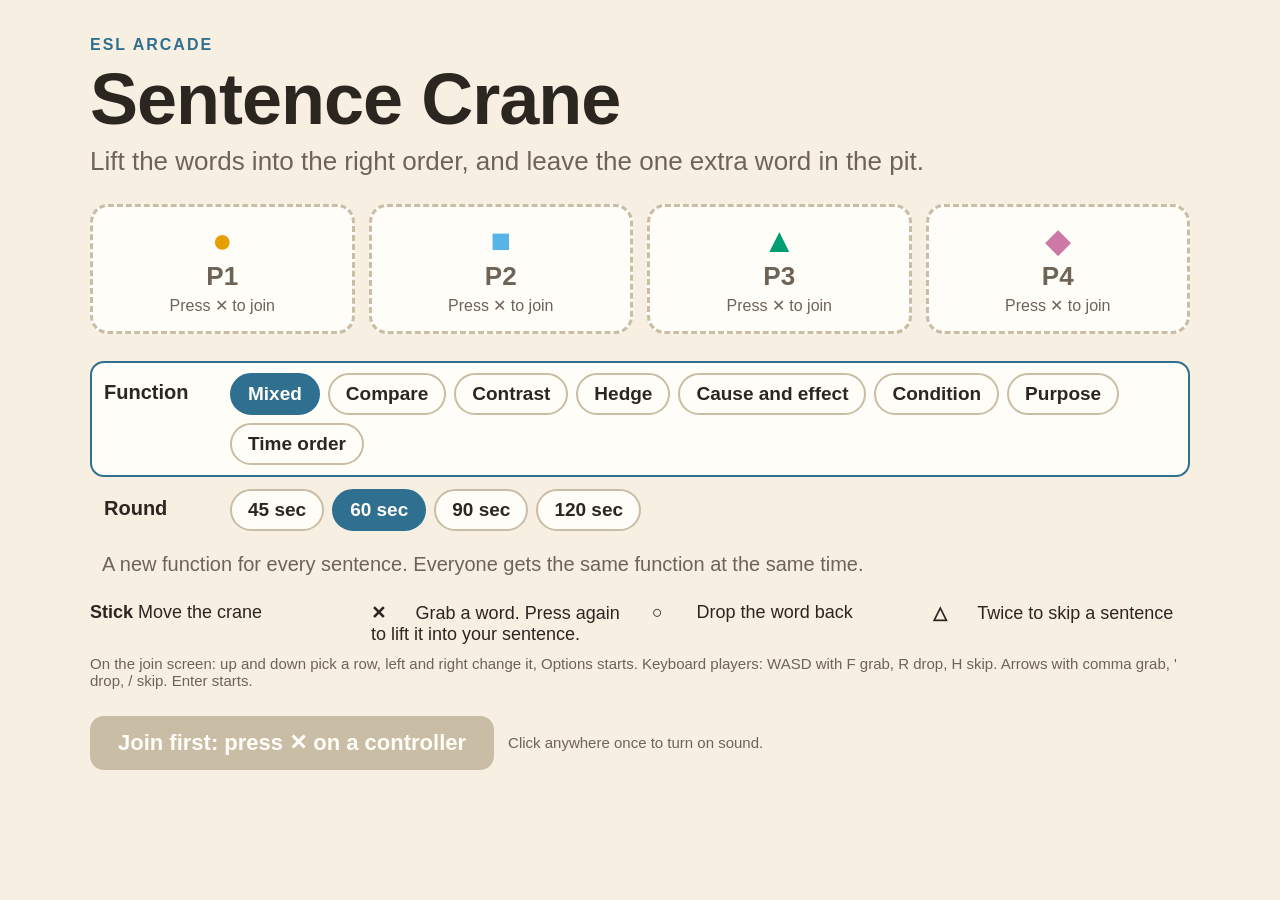
<file: tools/sentence-crane/index.html>
<!DOCTYPE html>
<html lang="en">
<head>
<meta charset="UTF-8">
<meta name="viewport" content="width=device-width, initial-scale=1.0">
<title>Sentence Crane</title>
<style>
  :root {
    --cream: #f6efe2; --sand: #ebe1cc; --ink: #2b2620; --dim: #6e6357;
    --sage: #5f7d50; --sageT: #dfe8d2; --ocean: #2f6f8f; --clay: #b0522c; --gold: #d9a441;
    --font: "Avenir Next", "Helvetica Neue", Helvetica, Arial, sans-serif;
  }
  * { box-sizing: border-box; }
  html, body { margin: 0; height: 100%; overflow: hidden; background: var(--ink); color: var(--ink); font-family: var(--font); }
  #game { position: fixed; inset: 0; display: block; }
  .screen { position: fixed; inset: 0; overflow-y: auto; background: var(--cream); padding: 4vh 4vw; }
  .hidden { display: none; }
  .card { max-width: 1100px; margin: 0 auto; }
  .kicker { font-weight: 800; letter-spacing: 2px; text-transform: uppercase; color: var(--ocean); font-size: 16px; }
  h1 { font-size: clamp(40px, 6vw, 72px); margin: 4px 0 6px; letter-spacing: -1px; }
  .lede { font-size: clamp(20px, 2.2vw, 26px); color: var(--dim); margin: 0 0 3vh; }
  .slots { display: grid; grid-template-columns: repeat(4, 1fr); gap: 14px; margin-bottom: 3vh; }
  .slot { border: 3px dashed #c9bda5; border-radius: 18px; padding: 16px; text-align: center; color: var(--dim); background: #fffdf8; }
  .slot.in { border: 3px solid var(--pc); color: var(--ink); box-shadow: 0 6px 0 var(--pc); }
  .slot .glyph { font-size: 34px; color: var(--pc); line-height: 1; }
  .slot .pn { font-weight: 800; font-size: 26px; margin: 4px 0; }
  .slot .who { font-size: 16px; }
  .row { display: flex; align-items: flex-start; gap: 16px; padding: 10px 12px; border-radius: 14px; border: 2px solid transparent; }
  .row.focus { border-color: var(--ocean); background: #fffdf8; }
  .rlabel { flex: 0 0 110px; font-weight: 800; font-size: 20px; padding-top: 8px; }
  .modes { display: flex; flex-wrap: wrap; gap: 8px; }
  .chip { font: 600 19px var(--font); padding: 8px 16px; border-radius: 999px; border: 2px solid #c9bda5; background: #fffdf8; color: var(--ink); cursor: pointer; }
  .chip.on { background: var(--ocean); border-color: var(--ocean); color: #fffdf8; }
  .tip { font-size: 20px; color: var(--dim); margin: 10px 12px 2.5vh; min-height: 1.3em; }
  .howto { display: grid; grid-template-columns: repeat(auto-fit, minmax(230px, 1fr)); gap: 10px 24px; font-size: 18px; margin-bottom: 3vh; }
  .howto b { display: inline-block; min-width: 2.2em; font-weight: 800; }
  .howto .keys { grid-column: 1 / -1; font-size: 15px; color: var(--dim); }
  .btn { font: 800 22px var(--font); padding: 14px 28px; border-radius: 14px; border: 0; background: var(--sage); color: #fffdf8; cursor: pointer; }
  .btn:disabled { background: #c9bda5; cursor: default; }
  .btn.ghost { background: transparent; color: var(--ink); border: 2px solid var(--ink); }
  .hint { color: var(--dim); font-size: 15px; }
  pre { white-space: pre-wrap; font-size: 15px; }

  /* results */
  .podium { display: flex; flex-wrap: wrap; gap: 14px; margin: 2vh 0 3vh; }
  .pod { flex: 1 1 200px; background: #fffdf8; border: 3px solid var(--pc); border-radius: 18px; padding: 14px 18px; display: grid; grid-template-columns: auto auto 1fr; align-items: center; gap: 4px 12px; }
  .pod .place { font-size: 24px; font-weight: 800; color: var(--dim); grid-row: span 2; align-self: start; padding-top: 4px; }
  .pod .glyph { color: var(--pc); font-size: 26px; }
  .pod .pn { font-weight: 800; font-size: 24px; }
  .pod .big { grid-column: 2 / 3; font-size: 44px; font-weight: 800; line-height: 1; }
  .pod .small { color: var(--dim); font-size: 16px; }
  .review { display: grid; grid-template-columns: repeat(auto-fit, minmax(300px, 1fr)); gap: 18px; margin-bottom: 3vh; }
  .review section { background: #fffdf8; border-radius: 18px; border-top: 6px solid var(--pc); padding: 12px 18px; }
  .review h3 { margin: 4px 0 8px; font-size: 22px; }
  .review h3 .glyph { color: var(--pc); }
  .review ol { margin: 0; padding-left: 22px; }
  .review li { margin: 0 0 14px; }
  .review .fn { font-size: 13px; font-weight: 800; letter-spacing: 1px; text-transform: uppercase; color: var(--ocean); }
  .review .tag { margin-left: 8px; color: var(--clay); }
  .review .sent { font-size: 21px; line-height: 1.4; }
  .review li.skipped .sent, .review li.unfinished .sent { color: var(--dim); }
  .review .extra { font-size: 15px; color: var(--dim); }
  .review .none { color: var(--dim); list-style: none; }
  mark { background: none; color: #8a5f12; font-weight: 800; text-decoration: underline 3px var(--gold); text-underline-offset: 4px; }
  .actions { display: flex; gap: 14px; align-items: center; flex-wrap: wrap; }
  @media (max-width: 700px) { .slots { grid-template-columns: repeat(2, 1fr); } .row { flex-direction: column; } }
</style>
</head>
<body>
<canvas id="game"></canvas>

<div id="join" class="screen">
  <div class="card">
    <div class="kicker">ESL arcade</div>
    <h1>Sentence Crane</h1>
    <p class="lede">Lift the words into the right order, and leave the one extra word in the pit.</p>
    <div id="slots" class="slots"></div>
    <div class="row" data-row="0"><span class="rlabel">Function</span><div id="modes" class="modes"></div></div>
    <div class="row" data-row="1"><span class="rlabel">Round</span><div id="lengths" class="modes"></div></div>
    <p id="modeTip" class="tip"></p>
    <div class="howto">
      <div><b>Stick</b> Move the crane</div>
      <div><b>&#x2715;</b> Grab a word. Press again to lift it into your sentence.</div>
      <div><b>&#x25CB;</b> Drop the word back</div>
      <div><b>&#x25B3;</b> Twice to skip a sentence</div>
      <div class="keys">On the join screen: up and down pick a row, left and right change it, Options starts. Keyboard players: WASD with F grab, R drop, H skip. Arrows with comma grab, ' drop, / skip. Enter starts.</div>
    </div>
    <div class="actions">
      <button id="startBtn" class="btn">Start</button>
      <span id="soundHint" class="hint">Click anywhere once to turn on sound.</span>
    </div>
  </div>
</div>

<div id="results" class="screen hidden">
  <div class="card">
    <div class="kicker">Round over</div>
    <h1>Results</h1>
    <div id="podium" class="podium"></div>
    <div id="review" class="review"></div>
    <div class="actions">
      <button id="againBtn" class="btn">Play again (Options or Enter)</button>
      <button id="setupBtn" class="btn ghost">Change setup (&#x25CB; or Esc)</button>
    </div>
  </div>
</div>

<script src="js/sentences.js"></script>
<script src="js/input.js"></script>
<script src="js/game.js"></script>
</body>
</html>
</file>
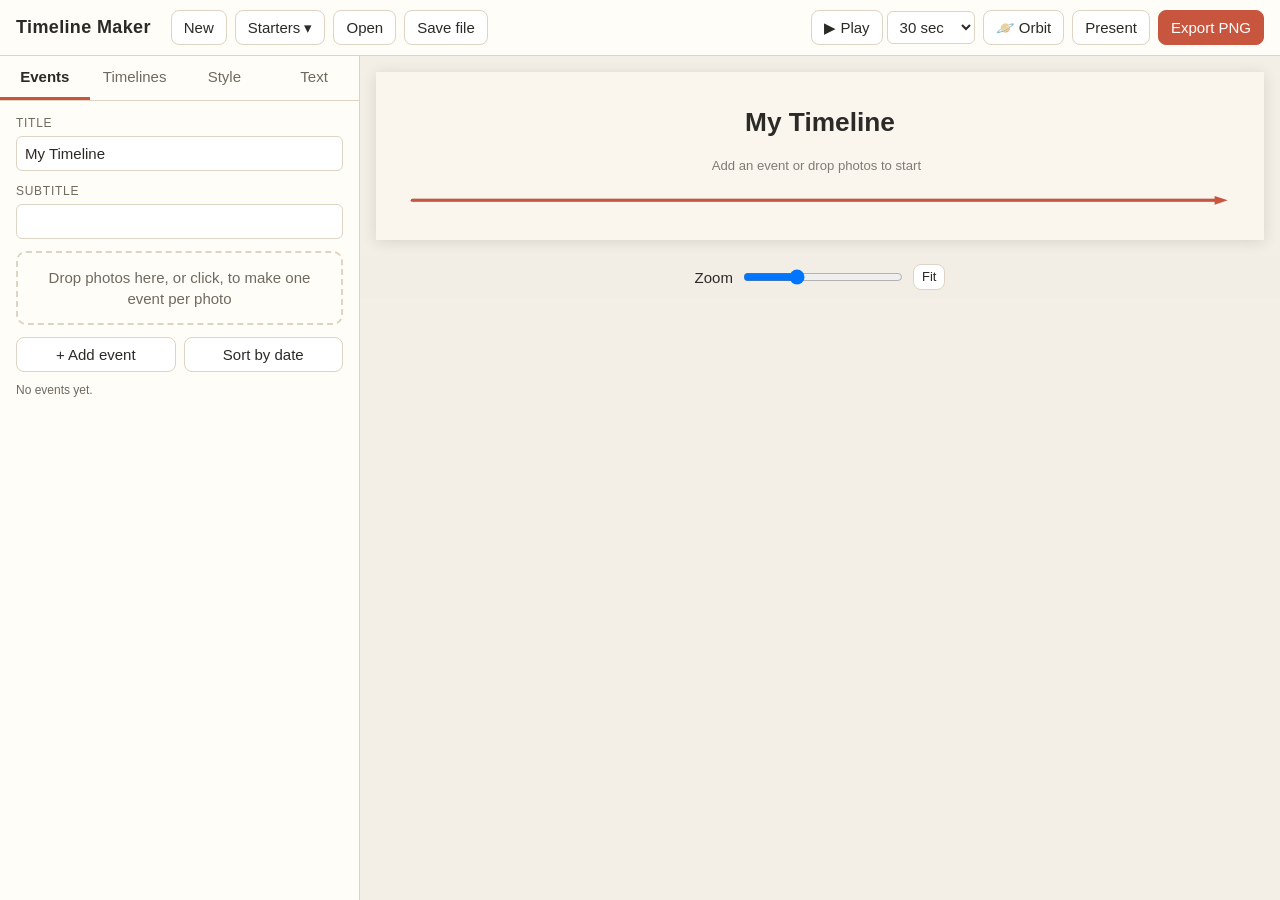
<file: tools/timeline-maker/index.html>
<!doctype html>
<html lang="en">
<head>
<meta charset="utf-8">
<meta name="viewport" content="width=device-width, initial-scale=1">
<title>Timeline Maker</title>
<style>
:root {
  --bg: #f4efe6; --panel: #fffdf8; --ink: #2b2a27; --muted: #6f6a60; --line: #ddd4c4;
  --accent: #c8553d; --accent-ink: #fff; --ocean: #2a6f97; --sage: #7d9a72; --field: #fff;
  --shadow: 0 1px 3px rgba(60,40,20,.12);
}
@media (prefers-color-scheme: dark) {
  :root:not([data-theme="light"]) {
    --bg: #1c1d1f; --panel: #26272a; --ink: #ece7dd; --muted: #a39d92; --line: #3b3c40;
    --accent: #e0775f; --accent-ink: #1c1d1f; --field: #1f2022; --shadow: none;
  }
}
:root[data-theme="dark"] {
  --bg: #1c1d1f; --panel: #26272a; --ink: #ece7dd; --muted: #a39d92; --line: #3b3c40;
  --accent: #e0775f; --accent-ink: #1c1d1f; --field: #1f2022; --shadow: none;
}
* { box-sizing: border-box; }
html, body { margin: 0; height: 100%; }
body { background: var(--bg); color: var(--ink); font: 15px/1.4 "Avenir Next", "Segoe UI", Helvetica, Arial, sans-serif; display: flex; flex-direction: column; }
button, input, select, textarea { font: inherit; color: inherit; }
header { display: flex; flex-wrap: wrap; align-items: center; gap: 8px; padding: 10px 16px; border-bottom: 1px solid var(--line); background: var(--panel); }
header h1 { font-size: 18px; margin: 0 12px 0 0; letter-spacing: .02em; }
header .spacer { flex: 1; }
.btn { border: 1px solid var(--line); background: var(--field); border-radius: 8px; padding: 6px 12px; cursor: pointer; }
.btn:hover { border-color: var(--accent); }
.btn.primary { background: var(--accent); color: var(--accent-ink); border-color: var(--accent); }
.btn.small { padding: 3px 8px; font-size: 13px; }
.btn.danger.armed { background: #b3261e; color: #fff; border-color: #b3261e; }
main { flex: 1; display: flex; min-height: 0; }
aside { width: 360px; min-width: 300px; border-right: 1px solid var(--line); background: var(--panel); display: flex; flex-direction: column; min-height: 0; }
.tabs { display: flex; border-bottom: 1px solid var(--line); }
.tabs button { flex: 1; border: 0; background: none; padding: 10px; cursor: pointer; border-bottom: 3px solid transparent; color: var(--muted); }
.tabs button.on { color: var(--ink); border-bottom-color: var(--accent); font-weight: 600; }
.pane { display: none; overflow: auto; padding: 14px 16px 40px; flex: 1; }
.pane.on { display: block; }
.field { margin: 0 0 12px; }
.field > label, .group-label { display: block; font-size: 12px; text-transform: uppercase; letter-spacing: .06em; color: var(--muted); margin-bottom: 4px; }
input[type=text], input[type=number], select, textarea { width: 100%; border: 1px solid var(--line); background: var(--field); border-radius: 6px; padding: 6px 8px; }
textarea { resize: vertical; min-height: 54px; }
.row { display: flex; gap: 8px; align-items: center; }
.row > * { flex: 1; }
.check { display: flex; align-items: center; gap: 8px; margin: 6px 0; cursor: pointer; }
.check input { width: auto; }
.chips { display: flex; flex-wrap: wrap; gap: 6px; }
.chip { border: 1px solid var(--line); background: var(--field); border-radius: 8px; padding: 6px 8px; cursor: pointer; display: flex; flex-direction: column; align-items: center; gap: 2px; font-size: 12px; min-width: 70px; }
.chip svg { width: 52px; height: 30px; }
.chip.on { border-color: var(--accent); box-shadow: inset 0 0 0 1px var(--accent); }
#candyField { display: none; }
body.candy-shape #candyField { display: block; }
.pal { display: flex; gap: 2px; height: 16px; margin: 4px 0 2px; }
.pal i { width: 9px; border-radius: 3px; }
#candyInputs input[type=color] { width: 30px; height: 30px; padding: 0; border: 1px solid var(--line); border-radius: 6px; cursor: pointer; }
.swatches { display: flex; gap: 6px; flex-wrap: wrap; align-items: center; }
.swatch { width: 24px; height: 24px; border-radius: 50%; border: 2px solid transparent; cursor: pointer; padding: 0; }
.swatch.on { border-color: var(--ink); }
input[type=color] { width: 30px; height: 26px; border: 0; padding: 0; background: none; cursor: pointer; }
.drop { border: 2px dashed var(--line); border-radius: 10px; padding: 14px; text-align: center; color: var(--muted); margin-bottom: 12px; cursor: pointer; }
.drop.over { border-color: var(--accent); color: var(--ink); }
.ev { border: 1px solid var(--line); border-radius: 10px; margin-bottom: 8px; background: var(--field); }
.ev.sel { border-color: var(--accent); }
.ev-head { display: flex; gap: 8px; align-items: center; padding: 6px 8px; cursor: pointer; }
.ev-head .thumb { width: 38px; height: 38px; border-radius: 6px; object-fit: cover; background: var(--line); flex: none; }
.ev-head .dot { width: 10px; height: 10px; border-radius: 50%; flex: none; }
.ev-head .t { flex: 1; min-width: 0; }
.ev-head .t b { display: block; white-space: nowrap; overflow: hidden; text-overflow: ellipsis; font-weight: 600; }
.ev-head .t span { font-size: 12px; color: var(--muted); }
.ev-body { padding: 4px 10px 10px; display: none; border-top: 1px solid var(--line); }
.ev.sel .ev-body { display: block; }
.ev-tools { display: flex; gap: 6px; flex-wrap: wrap; margin-top: 8px; }
.hint { font-size: 12px; color: var(--muted); margin: 4px 0 10px; }
hr { border: 0; border-top: 1px solid var(--line); margin: 16px 0; }
#stageWrap { flex: 1; overflow: auto; position: relative; min-width: 0; }
#stage { display: block; margin: 16px auto; box-shadow: 0 2px 14px rgba(0,0,0,.12); }
#stage .card { cursor: grab; touch-action: none; }
.zoombar { position: sticky; bottom: 0; left: 0; display: flex; gap: 8px; align-items: center; justify-content: center; padding: 8px; background: color-mix(in srgb, var(--bg) 85%, transparent); }
.zoombar input { width: 160px; }
#toast { position: fixed; bottom: 18px; left: 50%; transform: translateX(-50%); background: var(--ink); color: var(--bg); padding: 8px 14px; border-radius: 8px; opacity: 0; transition: opacity .3s; pointer-events: none; z-index: 10; }
#toast.show { opacity: .95; }
#exitPresent { display: none; position: fixed; top: 14px; right: 14px; z-index: 20; opacity: .35; transition: opacity .2s; }
#exitPresent:hover, #exitPresent:focus { opacity: 1; }
body.presenting #exitPresent { display: block; }
#stage .zoomable { transform-box: fill-box; transform-origin: center; transition: transform .25s ease, opacity .25s ease; }
#stage.focusing .card:not(.focus) .zoomable { opacity: .3; }
body.presenting #stage .card { cursor: zoom-in; }
body.presenting #stage .card.focus { cursor: zoom-out; }
.play-set { display: inline-flex; gap: 4px; align-items: center; }
.play-set select { width: auto; }
#playBar { display: none; position: fixed; left: 50%; bottom: 18px; transform: translateX(-50%); z-index: 20; background: rgba(20,20,20,.78); color: #fff; border-radius: 12px; padding: 8px 12px; gap: 8px; align-items: center; opacity: .3; transition: opacity .2s; }
#playBar:hover, body.playing.paused #playBar { opacity: 1; }
body.presenting.playing #playBar { display: flex; }
#playBar button { background: none; border: 0; color: #fff; font-size: 18px; cursor: pointer; padding: 2px 6px; }
#playBar .track { width: 220px; height: 5px; background: rgba(255,255,255,.25); border-radius: 3px; overflow: hidden; }
#playBar .fill { height: 100%; width: 0; background: #e0775f; }
#playBar .count { font: 600 13px/1 "Avenir Next", Helvetica, sans-serif; min-width: 48px; text-align: center; }
#stage.playing .card.pending .zoomable { opacity: 0; transform: scale(.6); }
#stage.playing .pending.mk, #stage.playing .pending.ld { opacity: 0; }
#stage .mk, #stage .ld, #stage .tile { transition: opacity .3s ease; }
#stage .span .sp { transition: stroke-dashoffset .25s linear; }
#stage.playing .tile.pending { opacity: .12; }
#presentOrbit { display: none; position: fixed; top: 14px; right: 104px; z-index: 20; opacity: .35; transition: opacity .2s; }
#presentOrbit:hover, #presentOrbit:focus { opacity: 1; }
body.presenting #presentOrbit { display: block; }
#stage.playing .arrowhead { opacity: 0; transition: opacity .4s; }
#stage.playing.done .arrowhead { opacity: 1; }
#orbit { position: fixed; inset: 0; z-index: 40; background: #000; }
#orbit canvas { display: block; cursor: grab; }
#orbit .orbit-head { position: absolute; top: 18px; left: 0; right: 0; text-align: center; pointer-events: none; }
#orbit .orbit-head .t { font-size: clamp(24px, 3.4vw, 52px); font-weight: 700; line-height: 1.1; }
#orbit .orbit-head .s { font-size: clamp(13px, 1.4vw, 20px); opacity: .75; margin-top: 4px; }
#orbit .orbit-head .lg { display: flex; gap: 22px; justify-content: center; margin-top: 8px; font-weight: 600; }
#orbit .orbit-head .lg i { display: inline-block; width: 22px; height: 8px; border-radius: 3px; margin-right: 8px; vertical-align: middle; }
#orbit .orbit-bar { position: absolute; left: 50%; bottom: 18px; transform: translateX(-50%); display: flex; gap: 8px; align-items: center; background: rgba(20,20,20,.78); color: #fff; border-radius: 12px; padding: 8px 12px; opacity: .3; transition: opacity .2s; }
#orbit .orbit-bar:hover, #orbit.paused .orbit-bar { opacity: 1; }
#orbit .orbit-bar button { background: none; border: 0; color: #fff; font-size: 18px; cursor: pointer; padding: 2px 6px; }
#orbit .track { width: 220px; height: 5px; background: rgba(255,255,255,.25); border-radius: 3px; overflow: hidden; }
#orbit .fill { height: 100%; width: 0; background: #f2b134; }
#orbit .count { font: 600 13px/1 "Avenir Next", Helvetica, sans-serif; min-width: 48px; text-align: center; }
body.presenting header, body.presenting aside, body.presenting .zoombar { display: none; }
body.presenting #stageWrap { background: #000; display: flex; align-items: center; justify-content: center; }
body.presenting #stage { margin: 0; box-shadow: none; max-width: 100vw; max-height: 100vh; width: auto !important; height: auto !important; }
.looks { display: flex; flex-wrap: wrap; gap: 6px; }
.look { border: 1px solid var(--line); border-radius: 8px; padding: 0; cursor: pointer; width: 72px; overflow: hidden; background: var(--field); font-size: 11px; color: var(--muted); }
.look .pv { height: 34px; display: flex; align-items: center; justify-content: center; font-weight: 700; font-size: 13px; }
.look span { display: block; padding: 3px 0 4px; }
.look:hover { border-color: var(--accent); }
.field input[type=range] { width: 100%; }
.range-row { display: flex; gap: 8px; align-items: center; }
.range-row input { flex: 1; }
.range-row output { font-size: 12px; color: var(--muted); min-width: 34px; text-align: right; }
#playBar button.on { color: #f2b134; }
#presentHelp { display: none; position: fixed; top: 60px; right: 14px; z-index: 21; background: rgba(20,20,20,.88); color: #fff; border-radius: 10px; padding: 12px 16px; font-size: 14px; line-height: 1.6; max-width: 300px; }
#presentHelp.open { display: block; }
#presentHelp b { color: #f2b134; font-weight: 600; }
#presentKeys { display: none; position: fixed; top: 14px; right: 194px; z-index: 20; opacity: .35; transition: opacity .2s; }
#presentKeys:hover, #presentKeys:focus { opacity: 1; }
body.presenting #presentKeys { display: block; }
body.presenting #stageWrap { overflow: hidden; }
body.presenting #stage { cursor: grab; }
body.presenting.panning #stage { cursor: grabbing; }
.menu { position: relative; }
.menu-list { position: absolute; top: 110%; left: 0; background: var(--panel); border: 1px solid var(--line); border-radius: 8px; box-shadow: var(--shadow); min-width: 220px; z-index: 5; display: none; padding: 4px; }
.menu-list.open { display: block; }
.menu-list button { display: block; width: 100%; text-align: left; border: 0; background: none; padding: 8px 10px; border-radius: 6px; cursor: pointer; }
.menu-list button:hover { background: var(--bg); }
@media (max-width: 760px) {
  main { flex-direction: column; }
  aside { width: 100%; min-width: 0; max-height: 50vh; border-right: 0; border-bottom: 1px solid var(--line); }
  header h1 { width: 100%; }
}
</style>
</head>
<body>
<header>
  <h1>Timeline Maker</h1>
  <button class="btn" id="btnNew">New</button>
  <div class="menu">
    <button class="btn" id="btnStarters">Starters ▾</button>
    <div class="menu-list" id="starterList"></div>
  </div>
  <button class="btn" id="btnOpen">Open</button>
  <button class="btn" id="btnSave">Save file</button>
  <span class="spacer"></span>
  <span class="play-set" title="How long the whole timeline takes to play"><button class="btn" id="btnPlay">▶ Play</button>
    <select id="playSeconds"><option value="15">15 sec</option><option value="30">30 sec</option><option value="45">45 sec</option><option value="60">1 min</option><option value="90">1.5 min</option><option value="120">2 min</option><option value="180">3 min</option><option value="300">5 min</option><option value="600">10 min</option></select></span>
  <button class="btn" id="btnOrbit" title="Present the timeline as a 3D ring">🪐 Orbit</button>
  <button class="btn" id="btnPresent">Present</button>
  <button class="btn primary" id="btnPng">Export PNG</button>
  <input type="file" id="fileOpen" accept=".json,application/json" hidden>
  <input type="file" id="filePhotos" accept="image/*" multiple hidden>
  <input type="file" id="fileOnePhoto" accept="image/*" hidden>
</header>
<main>
  <aside>
    <div class="tabs">
      <button data-tab="events" class="on">Events</button>
      <button data-tab="lines">Timelines</button>
      <button data-tab="style">Style</button>
      <button data-tab="text">Text</button>
    </div>

    <div class="pane on" id="pane-events">
      <div class="field"><label>Title</label><input type="text" id="docTitle"></div>
      <div class="field"><label>Subtitle</label><input type="text" id="docSubtitle"></div>
      <div class="drop" id="drop">Drop photos here, or click, to make one event per photo</div>
      <div class="row" style="margin-bottom:10px">
        <button class="btn" id="btnAdd">+ Add event</button>
        <button class="btn" id="btnSort" title="Put dated events in date order. Undated events stay after the event above them.">Sort by date</button>
      </div>
      <div id="evList"></div>
    </div>

    <div class="pane" id="pane-lines">
      <div id="trackEditors"></div>
      <p class="hint">Both timelines share one ruler, so you can compare them: a band's career next to world events, or your life next to an artist's life.</p>
      <label class="check"><input type="checkbox" id="showLegend"> Show a legend under the title</label>
    </div>

    <div class="pane" id="pane-style">
      <div class="field"><span class="group-label">Looks</span><div class="looks" id="lookChips"></div>
        <p class="hint">A look sets the background, fonts, cards and board colors at once. Change any single thing after.</p></div>
      <div class="field"><span class="group-label">Shape</span><div class="chips" id="shapeChips"></div></div>
      <div class="field" id="candyField"><span class="group-label">Board colors</span>
        <div class="chips" id="candyChips"></div>
        <div class="swatches" id="candyInputs" style="margin-top:8px"></div>
        <p class="hint">Pick a set, or click any square above to make your own.</p>
      </div>
      <div class="field"><span class="group-label">Spacing</span>
        <div class="chips" id="spacingChips"></div>
        <p class="hint">By date puts real distance between years. Even spacing gives every event the same room.</p>
      </div>
      <hr>
      <div class="field"><span class="group-label">Ruler</span><div class="chips" id="rulerChips"></div></div>
      <div class="row">
        <div class="field"><label>Ruler detail</label>
          <select id="rulerDensity"><option value="sparse">Few marks</option><option value="auto">Smart</option><option value="dense">Many marks</option></select></div>
        <div class="field"><label>Ruler labels</label>
          <select id="rulerLabels"><option value="full">1920</option><option value="decade">1920s</option><option value="compact">'20</option></select></div>
      </div>
      <label class="check"><input type="checkbox" id="showTime"> Show time labels</label>
      <label class="check"><input type="checkbox" id="showCardDates"> Show the date on each card</label>
      <label class="check"><input type="checkbox" id="showDuration"> Show how long each span lasts (4 years, 3 months)</label>
      <div class="field"><label>Date format</label>
        <select id="dateFormat"><option value="long">August 10, 1920</option><option value="short">Aug 10, 1920</option><option value="numeric">1920-08-10</option></select></div>
      <hr>
      <div class="field"><span class="group-label">Cards</span><div class="chips" id="cardChips"></div></div>
      <div class="field"><label>Card width</label><div class="range-row"><input type="range" id="cardSize" min="160" max="420" step="10"><output for="cardSize" id="cardSizeOut"></output></div>
        <p class="hint">The board grows with the cards, so wider cards mean bigger, easier text on screen.</p></div>
      <div class="row">
        <div class="field"><label>Photo shape</label>
          <select id="photoShape"><option value="natural">Natural</option><option value="square">Square</option><option value="wide">Wide</option><option value="round">Round</option></select></div>
        <div class="field"><label>Marker</label>
          <select id="marker"><option value="dot">Dot</option><option value="diamond">Diamond</option><option value="square">Square</option><option value="star">Star</option><option value="ring">Ring</option></select></div>
      </div>
      <div class="field"><label>Line thickness</label><input type="range" id="lineWidth" min="2" max="16" step="1"></div>
      <label class="check"><input type="checkbox" id="showCaptions"> Show captions</label>
      <label class="check"><input type="checkbox" id="showCredits"> Show photo credits</label>
      <hr>
      <div class="field"><span class="group-label">Background</span><div class="swatches" id="bgSwatches"><input type="color" id="bgCustom" title="Any color" value="#faf6ee"></div></div>
    </div>

    <div class="pane" id="pane-text">
      <div class="field"><label>Font</label><select id="font"></select></div>
      <div class="field"><label>Title font</label><select id="titleFont"></select></div>
      <div class="field"><label>Title size</label><div class="range-row"><input type="range" id="titleSize" min="28" max="120" step="2"><output id="titleSizeOut"></output></div></div>
      <div class="field"><label>Card text size</label><div class="range-row"><input type="range" id="labelSize" min="11" max="40" step="1"><output id="labelSizeOut"></output></div>
        <p class="hint" id="readHint"></p></div>
      <div class="field"><label>Event titles</label>
        <select id="titleCase"><option value="none">As typed</option><option value="upper">ALL CAPS</option></select></div>
      <div class="field"><label>Text color</label><div class="swatches" id="textSwatches"><input type="color" id="textCustom" title="Any color" value="#2b2a27"></div></div>
      <label class="check"><input type="checkbox" id="boldTitles"> Bold event titles</label>
      <label class="check"><input type="checkbox" id="italicCaptions"> Italic captions</label>
      <label class="check"><input type="checkbox" id="dateInTrackColor"> Dates in the timeline's color</label>
    </div>
  </aside>

  <div id="stageWrap">
    <svg id="stage" xmlns="http://www.w3.org/2000/svg"></svg>
    <div class="zoombar"><span>Zoom</span><input type="range" id="zoom" min="30" max="250" value="100"><button class="btn small" id="zoomFit">Fit</button></div>
  </div>
</main>
<button class="btn" id="exitPresent" title="Back to editing (Esc)">✎ Edit</button>
<button class="btn" id="presentOrbit" title="See it as a 3D ring (O)">🪐 Orbit</button>
<button class="btn" id="presentKeys" title="Keys and tips (?)">?</button>
<div id="presentHelp">
  <b>Click</b> a card to zoom in, click again or Esc to zoom out<br>
  <b>Scroll</b> to zoom, <b>drag</b> to move, <b>0</b> to fit the screen<br>
  <b>←</b> <b>→</b> previous or next card, <b>Space</b> play or pause<br>
  <b>F</b> follow the current event while playing<br>
  <b>O</b> orbit view, <b>Esc</b> back to editing
</div>
<div id="playBar"><button id="pbPrev" title="Back (←)">⏮</button><button id="pbPause" title="Pause (Space)">⏸</button><button id="pbNext" title="Next (→)">⏭</button><div class="track"><div class="fill" id="pbFill"></div></div><span class="count" id="pbCount"></span><button id="pbFollow" title="Follow: zoom in on each event as it appears (F)">🔍</button><button id="pbStop" title="Stop and show everything">■</button><button id="pbReplay" title="Play again">↻</button></div>
<div id="toast"></div>

<script>
'use strict';
const SVGNS = 'http://www.w3.org/2000/svg';
const MONTHS = ['January','February','March','April','May','June','July','August','September','October','November','December'];
const MON = MONTHS.map(m => m.slice(0, 3));
const STORE_KEY = 'timeline-maker-doc-v1';

const FONTS = [
  { id: 'avenir', name: 'Clean sans', stack: "'Avenir Next', 'Segoe UI', Helvetica, Arial, sans-serif" },
  { id: 'helvetica', name: 'Helvetica', stack: "Helvetica, Arial, sans-serif" },
  { id: 'georgia', name: 'Book serif', stack: "Georgia, 'Times New Roman', serif" },
  { id: 'baskerville', name: 'Baskerville', stack: "Baskerville, 'Baskerville Old Face', Georgia, serif" },
  { id: 'typewriter', name: 'Typewriter', stack: "'American Typewriter', 'Courier New', Courier, monospace" },
  { id: 'futura', name: 'Futura', stack: "Futura, 'Century Gothic', 'Trebuchet MS', sans-serif" },
  { id: 'marker', name: 'Marker', stack: "'Marker Felt', 'Comic Sans MS', 'Chalkboard SE', cursive" },
  { id: 'chalk', name: 'Chalkboard', stack: "'Chalkboard SE', 'Comic Sans MS', cursive" },
  { id: 'gill', name: 'Gill Sans', stack: "'Gill Sans', 'Gill Sans MT', Calibri, sans-serif" },
  { id: 'impact', name: 'Poster', stack: "Impact, 'Arial Black', sans-serif" }
];
const BACKGROUNDS = [
  { id: 'paper', c: '#faf6ee', ink: '#2b2a27' }, { id: 'white', c: '#ffffff', ink: '#222222' },
  { id: 'sage', c: '#e6ece0', ink: '#24302a' }, { id: 'sky', c: '#e3eef5', ink: '#1d2c38' },
  { id: 'blush', c: '#f6e6e0', ink: '#3a2420' }, { id: 'night', c: '#1d2230', ink: '#f1ece2' },
  { id: 'chalkboard', c: '#2f3b33', ink: '#f3f0e6' }, { id: 'ink', c: '#111111', ink: '#f5f5f5' }
];
const TRACK_COLORS = ['#c8553d', '#2a6f97', '#7d9a72', '#d9a441', '#8a5a9e', '#3d3d3d', '#e07a9a', '#1f8a70'];
const TEXT_COLORS = ['auto', '#2b2a27', '#ffffff', '#c8553d', '#2a6f97', '#3b5a35', '#6b3fa0'];
// one-click looks: each sets background, fonts, cards and board colors together
const LOOKS = [
  { id: 'notebook', name: 'Notebook', pv: { bg: '#faf6ee', ink: '#2b2a27', font: 'Georgia, serif' }, s: { bg: 'paper', font: 'georgia', titleFont: 'typewriter', cardStyle: 'polaroid', ruler: 'bands', candyPalette: 'pastel', textColor: 'auto', boldTitles: true, italicCaptions: true } },
  { id: 'clean', name: 'Clean', pv: { bg: '#ffffff', ink: '#222222', font: "'Avenir Next', Helvetica, sans-serif" }, s: { bg: 'white', font: 'avenir', titleFont: 'avenir', cardStyle: 'card', ruler: 'ticks', candyPalette: 'classic', textColor: 'auto', boldTitles: true, italicCaptions: false } },
  { id: 'poster', name: 'Poster', pv: { bg: '#f6e6e0', ink: '#3a2420', font: "Futura, 'Century Gothic', sans-serif" }, s: { bg: 'blush', font: 'futura', titleFont: 'impact', cardStyle: 'bubble', ruler: 'pills', candyPalette: 'sunset', textColor: 'auto', boldTitles: true, italicCaptions: false, titleCase: 'upper' } },
  { id: 'chalk', name: 'Chalk', pv: { bg: '#2f3b33', ink: '#f3f0e6', font: "'Chalkboard SE', cursive" }, s: { bg: 'chalkboard', font: 'chalk', titleFont: 'chalk', cardStyle: 'plain', ruler: 'dots', candyPalette: 'pastel', textColor: 'auto', boldTitles: true, italicCaptions: false } },
  { id: 'night', name: 'Night', pv: { bg: '#1d2230', ink: '#f1ece2', font: "'Avenir Next', Helvetica, sans-serif" }, s: { bg: 'night', font: 'avenir', titleFont: 'avenir', cardStyle: 'polaroid', ruler: 'pills', candyPalette: 'ocean', textColor: 'auto', boldTitles: true, italicCaptions: false } },
  { id: 'museum', name: 'Museum', pv: { bg: '#e6ece0', ink: '#24302a', font: 'Baskerville, Georgia, serif' }, s: { bg: 'sage', font: 'baskerville', titleFont: 'baskerville', cardStyle: 'card', ruler: 'bands', candyPalette: 'forest', textColor: 'auto', boldTitles: false, italicCaptions: true } }
];
function luma(hex) { const p = i => parseInt(hex.slice(i, i + 2), 16) / 255; return 0.2126 * p(1) + 0.7152 * p(3) + 0.0722 * p(5); }
function currentBg() {
  const S = doc.settings;
  if (S.bg === 'custom' && /^#[0-9a-f]{6}$/i.test(S.bgCustom || '')) return { id: 'custom', c: S.bgCustom, ink: luma(S.bgCustom) < 0.45 ? '#f1ece2' : '#2b2a27' };
  return BACKGROUNDS.find(b => b.id === S.bg) || BACKGROUNDS[0];
}
function isDarkBg(bg) { return luma(bg.c) < 0.45; }

const SHAPES = [
  { id: 'line', name: 'Line' }, { id: 'vline', name: 'Tall' }, { id: 'wave', name: 'Wave' },
  { id: 'zigzag', name: 'Zigzag' }, { id: 'snake', name: 'Snake' }, { id: 'stairs', name: 'Stairs' },
  { id: 'arc', name: 'Rainbow' }, { id: 'circle', name: 'Circle' }, { id: 'spiral', name: 'Spiral' },
  { id: 'candy', name: 'Candyland' }
];
const RULERS = [
  { id: 'ticks', name: 'Ticks' }, { id: 'bands', name: 'Bands' }, { id: 'dots', name: 'Dots' },
  { id: 'pills', name: 'Tags' }, { id: 'none', name: 'None' }
];
const CARDS = [
  { id: 'card', name: 'Card' }, { id: 'polaroid', name: 'Polaroid' }, { id: 'bubble', name: 'Bubble' }, { id: 'plain', name: 'Plain' }
];
const CANDY_PALETTES = [
  { id: 'classic', name: 'Candy', c: ['#e63946', '#f4a261', '#f6d55c', '#57b26a', '#3d8bd9', '#9b5de5'] },
  { id: 'pastel', name: 'Pastel', c: ['#f4a6b8', '#fbc99d', '#fbe7a1', '#b5e3b0', '#a7cdf2', '#cdb4f0'] },
  { id: 'ocean', name: 'Ocean', c: ['#03045e', '#0077b6', '#00b4d8', '#90e0ef', '#48cae4', '#023e8a'] },
  { id: 'forest', name: 'Forest', c: ['#2d6a4f', '#52b788', '#95d5b2', '#a68a64', '#606c38', '#dda15e'] },
  { id: 'sunset', name: 'Sunset', c: ['#6a040f', '#d00000', '#e85d04', '#faa307', '#ffba08', '#9d0208'] },
  { id: 'neon', name: 'Neon', c: ['#ff00a8', '#00e5ff', '#c6ff00', '#ff6d00', '#7c4dff', '#00e676'] },
  { id: 'gray', name: 'Grays', c: ['#2b2a27', '#5c5a55', '#8d8a83', '#bdb9b0', '#e2ded5', '#73706a'] },
  { id: 'track', name: 'Line color', c: null },
  { id: 'custom', name: 'My colors', c: null }
];
function candyColors(trackColor) {
  const S = doc.settings, id = S.candyPalette || 'classic';
  if (id === 'custom' && Array.isArray(S.candyCustom) && S.candyCustom.length) return S.candyCustom;
  if (id === 'track') { const t = trackColor || doc.tracks[0].color; return [t, mix(t, '#ffffff', .35), mix(t, '#000000', .25), mix(t, '#ffffff', .6), mix(t, '#000000', .45), mix(t, '#ffffff', .18)]; }
  return (CANDY_PALETTES.find(p => p.id === id) || CANDY_PALETTES[0]).c || CANDY_PALETTES[0].c;
}
const STARTERS = [
  { id: 'blues', name: 'History of the Blues', url: 'starters/history-of-the-blues.json',
    settings: { shape: 'line', ruler: 'bands', rulerLabels: 'decade', bg: 'paper', cardStyle: 'polaroid', font: 'georgia', titleFont: 'typewriter' },
    tracks: [{ name: 'The blues', color: '#2a6f97' }] },
  { id: 'blank', name: 'Blank timeline' }
];

// an event on track 'both' belongs to both timelines: it sits between the two lines with a bridge across them
const BOTH = 'both';
function trackFor(e, tracks) {
  if (e.track !== BOTH) return doc.tracks.find(t => t.id === e.track) || tracks[0] || doc.tracks[0];
  if (tracks.length < 2) return tracks[0] || doc.tracks[0];
  return { id: BOTH, name: 'Both', color: mix(tracks[0].color, tracks[1].color, .5) };
}
function uid() { return Math.random().toString(36).slice(2, 10); }
function defaultSettings() {
  return {
    shape: 'line', spacing: 'date', ruler: 'ticks', rulerDensity: 'auto', rulerLabels: 'full',
    showTime: true, showCardDates: true, dateFormat: 'short', cardStyle: 'card', cardSize: 240,
    marker: 'dot', lineWidth: 6, showCaptions: true, showCredits: true, bg: 'paper',
    font: 'avenir', titleFont: 'avenir', titleSize: 52, labelSize: 16, textColor: 'auto',
    titleCase: 'none', candyPalette: 'classic', candyCustom: null, boldTitles: true, italicCaptions: false, dateInTrackColor: true, showLegend: true, playSeconds: 30,
    photoShape: 'natural', bgCustom: null, follow: true, showDuration: true
  };
}
function newDoc() {
  return {
    version: 1, title: 'My Timeline', subtitle: '',
    tracks: [{ id: 'a', name: 'Timeline 1', color: TRACK_COLORS[0], on: true },
             { id: 'b', name: 'Timeline 2', color: TRACK_COLORS[1], on: false }],
    events: [], settings: defaultSettings()
  };
}
function newEvent(track) {
  return { id: uid(), track: track || 'a', title: 'New event', caption: '', precision: 'year',
           y: new Date().getFullYear(), m: 1, d: 1, endPrecision: 'none', ey: '', em: 1, ed: 1,
           dateLabel: '', image: null, ar: 0.75, credit: '', note: '' };
}

let doc = newDoc();
let selectedId = null;
let lastLayout = null;
let lastPath = null, lastP = null, lastEvs = [], lastSpans = [];
let drag = null; // { id, frozen: {t0, t1}, u, moved }

/* ---------- dates ---------- */
function tval(e) {
  if (!e || e.precision === 'none' || e.y === '' || e.y == null || isNaN(+e.y)) return null;
  let t = +e.y;
  if (e.precision === 'month' || e.precision === 'day') t += ((+e.m || 1) - 1) / 12;
  if (e.precision === 'day') t += ((+e.d || 1) - 1) / 12 / 31;
  return t;
}
// now, as a fractional year, for events that are still going on
function tnow() { const n = new Date(); return n.getFullYear() + n.getMonth() / 12 + (n.getDate() - 1) / 12 / 31; }
// end of a span, or null for a single moment (an end that is not after the start counts as a moment)
function tend(e) {
  const t0 = tval(e); if (t0 == null || !e.endPrecision || e.endPrecision === 'none') return null;
  if (e.endPrecision === 'now') return tnow() > t0 ? tnow() : null;
  const t = tval({ precision: e.endPrecision, y: e.ey, m: e.em, d: e.ed });
  return t != null && t > t0 ? t : null;
}
function ongoing(e) { return tend(e) != null && e.endPrecision === 'now'; }
function yearStr(y) { y = Math.round(y); return y < 0 ? `${-y} BCE` : String(y); }
function fmtOne(precision, y0, m0, d0) {
  const f = doc.settings.dateFormat, y = yearStr(y0), m = (+m0 || 1), d = (+d0 || 1);
  if (precision === 'year') return y;
  if (precision === 'month') return f === 'numeric' ? `${y0}-${String(m).padStart(2, '0')}` : `${(f === 'long' ? MONTHS : MON)[m - 1]} ${y}`;
  if (f === 'numeric') return `${y0}-${String(m).padStart(2, '0')}-${String(d).padStart(2, '0')}`;
  return `${(f === 'long' ? MONTHS : MON)[m - 1]} ${d}, ${y}`;
}
function fmtDate(e) {
  if (e.dateLabel && e.dateLabel.trim()) return e.dateLabel.trim();
  if (tval(e) == null) return '';
  const start = fmtOne(e.precision, e.y, e.m, e.d);
  if (tend(e) == null) return start;
  return start + ' \u2013 ' + (ongoing(e) ? 'present' : fmtOne(e.endPrecision, e.ey, e.em, e.ed));
}
// "4 years", "3 months", "10 days"; ongoing spans say "so far"
function spanLength(e) {
  const t0 = tval(e), t1 = tend(e); if (t1 == null) return '';
  const dt = t1 - t0, pl = (n, w) => `${n} ${w}${n === 1 ? '' : 's'}`;
  const fine = e.precision === 'day' && e.endPrecision === 'day';
  const months = Math.round(dt * 12), years = Math.round(dt);
  let out;
  if (e.precision === 'year' && (e.endPrecision === 'year' || e.endPrecision === 'now')) out = pl(Math.max(1, years), 'year');
  else if (fine && dt * 372 < 60) out = pl(Math.max(1, Math.round(dt * 372)), 'day');
  else if (months < 24 && months % 12) out = pl(Math.max(1, months), 'month');
  else out = pl(Math.max(1, years), 'year');
  return ongoing(e) ? out + ' so far' : out;
}
function cardDateText(e) {
  const S = doc.settings;
  if (!(S.showTime && S.showCardDates)) return '';
  const d = fmtDate(e), len = S.showDuration ? spanLength(e) : '';
  return d && len ? `${d} \u00b7 ${len}` : d;
}

/* ---------- shapes: dense polylines in a local box ---------- */
// rows for a snake or board: the count that makes the whole thing closest to a screen shape (16:9)
function boardRows(count, slot, gap, cardH) {
  let best = 2, bd = Infinity;
  for (let rows = 2; rows <= 8; rows++) {
    const W = Math.max(1400, Math.ceil(count / rows) * slot), H = (rows - 1) * gap + cardH * 2.2;
    const d = Math.abs(W / H - 16 / 9);
    if (d < bd) { bd = d; best = rows; }
  }
  return count <= 6 ? 2 : best;
}
function shapePoints(id, n, cw) {
  const P = [];
  const push = (x, y) => P.push({ x, y });
  const count = Math.max(n, 1);
  cw = cw || 240;
  // cards alternate sides of the line, so two events share one card width plus a little air
  const slot = cw * 0.62 + 30, cardH = cw * 1.1;
  // dated spacing bunches events, so the open shapes get more room per event than the boards do
  const open = Math.max(1600, count * cw * 0.85);
  if (id === 'line') { for (let i = 0; i <= 200; i++) push(i / 200 * open, 0); }
  else if (id === 'vline') { for (let i = 0; i <= 200; i++) push(0, i / 200 * Math.max(1300, count * cw * 0.7)); }
  else if (id === 'wave') {
    const W = open;
    for (let i = 0; i <= 600; i++) { const u = i / 600; push(u * W, 150 * Math.sin(u * Math.PI * 2 * Math.max(2, Math.round(W / 800)))); }
  } else if (id === 'zigzag') {
    const W = open, k = Math.max(4, Math.round(W / 400));
    for (let i = 0; i <= k; i++) push(i / k * W, i % 2 ? -150 : 150);
  } else if (id === 'snake') {
    const gap = Math.round(cardH * 1.5 + 60), rows = boardRows(count, slot, gap, cardH), L = Math.max(1400, Math.ceil(count / rows) * slot), r = gap / 2;
    for (let row = 0; row < rows; row++) {
      const y = row * gap, ltr = row % 2 === 0;
      for (let i = 0; i <= 100; i++) push(ltr ? i / 100 * L : L - i / 100 * L, y);
      if (row < rows - 1) {
        const cx = ltr ? L : 0;
        for (let i = 1; i < 60; i++) {
          const a = -Math.PI / 2 + i / 60 * Math.PI;
          push(cx + (ltr ? 1 : -1) * r * Math.cos(a), y + r + r * Math.sin(a));
        }
      }
    }
  } else if (id === 'stairs') {
    const steps = Math.max(4, Math.min(8, Math.ceil(count / 2))), run = 340, rise = 200;
    let x = 0, y = 0; push(x, y);
    for (let s = 0; s < steps; s++) { x += run; push(x, y); if (s < steps - 1) { y -= rise; push(x, y); } }
  } else if (id === 'arc') {
    const R = Math.max(800, count * 70);
    for (let i = 0; i <= 400; i++) { const a = Math.PI - i / 400 * Math.PI; push(R * Math.cos(a), -R * Math.sin(a)); }
  } else if (id === 'circle') {
    const R = Math.max(560, count * 55);
    for (let i = 0; i <= 500; i++) { const a = -Math.PI / 2 + i / 500 * Math.PI * 2 * 0.94; push(R * Math.cos(a), R * Math.sin(a)); }
  } else if (id === 'candy') {
    // board-game map: wavy rows that fill a screen-shaped board, joined by round U-turns
    // the row gap grows with the cards so every row has room for a card above and below the tiles
    const gap = Math.round(cardH * 1.45 + 110), rows = Math.max(3, boardRows(count, slot, gap, cardH)), L = Math.max(1500, Math.ceil(count / rows) * slot), r = gap / 2;
    const waves = Math.max(2, Math.round(L / 700)), amp = Math.round(gap * 0.11);
    for (let row = 0; row < rows; row++) {
      const y = row * gap, ltr = row % 2 === 0;
      for (let i = 0; i <= 300; i++) { const u = i / 300, x = ltr ? u * L : L - u * L; push(x, y + amp * Math.sin(u * Math.PI * 2 * waves)); }
      if (row < rows - 1) {
        const cx = ltr ? L : 0;
        for (let i = 1; i < 60; i++) { const a = -Math.PI / 2 + i / 60 * Math.PI; push(cx + (ltr ? 1 : -1) * r * 1.2 * Math.cos(a), y + r + r * Math.sin(a)); }
      }
    }
  } else if (id === 'spiral') {
    const turns = 2.2, r0 = 170, b = 360 / (Math.PI * 2);
    for (let i = 0; i <= 900; i++) { const th = i / 900 * turns * Math.PI * 2; const r = r0 + b * th; push(r * Math.cos(th - Math.PI / 2), r * Math.sin(th - Math.PI / 2)); }
  }
  return densify(P, 6);
}
function densify(P, step) {
  const out = [P[0]];
  for (let i = 1; i < P.length; i++) {
    const a = P[i - 1], b = P[i], L = Math.hypot(b.x - a.x, b.y - a.y), k = Math.max(1, Math.ceil(L / step));
    for (let j = 1; j <= k; j++) out.push({ x: a.x + (b.x - a.x) * j / k, y: a.y + (b.y - a.y) * j / k });
  }
  return out;
}
function makePath(pts) {
  const cum = [0];
  for (let i = 1; i < pts.length; i++) cum.push(cum[i - 1] + Math.hypot(pts[i].x - pts[i - 1].x, pts[i].y - pts[i - 1].y));
  const total = cum[cum.length - 1];
  // smoothed normals so corners (zigzag, stairs) do not flip markers
  const normals = pts.map((p, i) => {
    const a = pts[Math.max(0, i - 4)], b = pts[Math.min(pts.length - 1, i + 4)];
    const tx = b.x - a.x, ty = b.y - a.y, L = Math.hypot(tx, ty) || 1;
    return { x: -ty / L, y: tx / L };
  });
  function idx(u) {
    const s = Math.max(0, Math.min(1, u)) * total;
    let lo = 0, hi = cum.length - 1;
    while (hi - lo > 1) { const mid = (lo + hi) >> 1; if (cum[mid] < s) lo = mid; else hi = mid; }
    const f = cum[hi] === cum[lo] ? 0 : (s - cum[lo]) / (cum[hi] - cum[lo]);
    return { lo, hi, f };
  }
  return {
    pts, total,
    at(u, off = 0) {
      const { lo, hi, f } = idx(u), a = pts[lo], b = pts[hi], na = normals[lo], nb = normals[hi];
      let nx = na.x + (nb.x - na.x) * f, ny = na.y + (nb.y - na.y) * f; const L = Math.hypot(nx, ny) || 1; nx /= L; ny /= L;
      return { x: a.x + (b.x - a.x) * f + nx * off, y: a.y + (b.y - a.y) * f + ny * off, nx, ny };
    },
    d(u0 = 0, u1 = 1, off = 0) {
      const n = Math.max(2, Math.ceil((u1 - u0) * pts.length));
      let s = '';
      for (let i = 0; i <= n; i++) { const p = this.at(u0 + (u1 - u0) * i / n, off); s += (i ? 'L' : 'M') + p.x.toFixed(1) + ' ' + p.y.toFixed(1); }
      return s;
    }
  };
}

/* ---------- positions along the path ---------- */
function positions(evs) {
  const pos = new Map();
  const N = evs.length;
  if (!N) return { pos, t0: 0, t1: 1, mode: 'even' };
  const dated = evs.map((e, i) => ({ i, t: tval(e) })).filter(o => o.t != null);
  const tvals = dated.map(o => o.t);
  const allT = tvals.concat(evs.map(tend).filter(t => t != null));
  const useDate = doc.settings.spacing === 'date' && dated.length >= 2 && Math.max(...allT) > Math.min(...allT);
  // even spacing: a time between two dated events lands between their slots, so spans can still be drawn
  const evenUOf = () => {
    const A = evs.map(e => ({ t: tval(e), u: pos.get(e.id) })).filter(a => a.t != null).sort((a, b) => a.t - b.t || a.u - b.u);
    return t => {
      if (!A.length) return null;
      if (t <= A[0].t) return A[0].u;
      for (let k = 1; k < A.length; k++) if (t <= A[k].t) { const a = A[k - 1], b = A[k]; return a.u + (b.u - a.u) * ((t - a.t) / ((b.t - a.t) || 1)); }
      const a = A[0], b = A[A.length - 1], rate = b.t > a.t ? (b.u - a.u) / (b.t - a.t) : 0.9 / Math.max(1, A.length) / 1;
      return Math.min(0.985, b.u + (t - b.t) * rate);
    };
  };
  if (!useDate && new Set(evs.map(e => e.track).filter(t => t !== BOTH)).size > 1 && dated.length) {
    // two timelines, even spacing: both lines share one set of date slots, so a spot on the line is
    // the same moment on each. Undated events ride just after the event above them in the list.
    let last = -Infinity;
    const keyed = evs.map((e, i) => { const t = tval(e); if (t != null) last = t; return { e, i, t: t ?? last, undated: t == null }; });
    keyed.sort((a, b) => a.t - b.t || a.undated - b.undated || a.i - b.i);
    let slot = -1, prev = null;
    keyed.forEach(k => { if (k.undated || k.t !== prev) slot++; prev = k.undated ? NaN : k.t; k.slot = slot; });
    keyed.forEach(k => pos.set(k.e.id, slot === 0 ? 0.5 : 0.05 + 0.9 * k.slot / slot));
    if (drag && drag.u != null) pos.set(drag.id, drag.u);
    return { pos, mode: 'even', uOf: evenUOf() };
  }
  if (!useDate) {
    evs.forEach((e, i) => pos.set(e.id, N === 1 ? 0.5 : 0.05 + 0.9 * i / (N - 1)));
    if (drag && drag.u != null) pos.set(drag.id, drag.u);
    return { pos, mode: 'even', uOf: evenUOf() };
  }
  let tmin = Math.min(...allT), tmax = Math.max(...allT);
  const pad = (tmax - tmin) * 0.06;
  let t0 = tmin - pad, t1 = tmax + pad;
  if (drag && drag.frozen) { t0 = drag.frozen.t0; t1 = drag.frozen.t1; }
  const u = t => (t - t0) / (t1 - t0);
  const uIdx = new Array(N).fill(null);
  dated.forEach(o => { uIdx[o.i] = u(o.t); });
  // undated events sit between their dated neighbors in list order
  let i = 0;
  while (i < N) {
    if (uIdx[i] != null) { i++; continue; }
    let j = i; while (j < N && uIdx[j] == null) j++;
    const prev = i > 0 ? uIdx[i - 1] : null, next = j < N ? uIdx[j] : null, k = j - i;
    for (let q = 0; q < k; q++) {
      if (prev != null && next != null) uIdx[i + q] = prev + (next - prev) * (q + 1) / (k + 1);
      else if (prev != null) uIdx[i + q] = Math.min(0.99, prev + (1 - prev) * (q + 1) / (k + 1));
      else uIdx[i + q] = Math.max(0.01, next * (q + 1) / (k + 1));
    }
    i = j;
  }
  evs.forEach((e, k) => pos.set(e.id, uIdx[k]));
  if (drag && drag.u != null && drag.frozen) pos.set(drag.id, drag.u);
  return { pos, t0, t1, mode: 'date', uOf: u };
}
// where a span ends on the line: { u0, u1 } or null for a single moment
function spanOf(e, P) {
  const t1 = tend(e); if (t1 == null || !P.uOf) return null;
  const u0 = P.pos.get(e.id);
  let u1 = P.mode === 'even' && ongoing(e) ? 1 : P.uOf(t1);
  if (u1 == null) return null;
  u1 = Math.max(0, Math.min(1, u1));
  return u1 > u0 + 0.003 ? { u0, u1 } : null;
}
// spans on one line that overlap in time take separate lanes so they never hide each other
function spanLanes(items) {
  const lanes = [];
  items.slice().sort((a, b) => a.u0 - b.u0).forEach(it => {
    let k = lanes.findIndex(end => end + 0.004 < it.u0);
    if (k < 0) { k = lanes.length; lanes.push(it.u1); } else lanes[k] = it.u1;
    it.lane = k;
  });
}

/* ---------- smart ruler ---------- */
function rulerTicks(t0, t1) {
  const span = t1 - t0;
  const target = { sparse: 5, auto: 9, dense: 16 }[doc.settings.rulerDensity] || 9;
  const steps = [1 / 372, 7 / 372, 1 / 12, 3 / 12, 6 / 12, 1, 2, 5, 10, 20, 25, 50, 100, 200, 250, 500, 1000, 2000, 5000];
  let step = steps[steps.length - 1];
  for (const s of steps) { if (span / s <= target) { step = s; break; } }
  const ticks = [];
  const lab = doc.settings.rulerLabels;
  const yLabel = y => {
    if (lab === 'decade' && step >= 10 && y % 10 === 0) return (y < 0 ? yearStr(y) : String(y)) + 's';
    if (lab === 'compact' && y >= 0) return "'" + String(Math.round(y) % 100).padStart(2, '0');
    return yearStr(y);
  };
  if (step >= 1) {
    for (let y = Math.ceil(t0 / step) * step; y <= t1; y += step) ticks.push({ t: y, label: yLabel(y), major: true });
    const minor = step >= 10 ? step / (step % 25 === 0 ? 5 : 2) : step === 1 ? 1 / 4 : step / 2;
    for (let y = Math.ceil(t0 / minor) * minor; y <= t1; y += minor) if (Math.abs(y / step - Math.round(y / step)) > 1e-6) ticks.push({ t: y, major: false });
  } else if (step >= 1 / 12) {
    const months = Math.round(step * 12);
    let mIdx = Math.ceil(t0 * 12 / months) * months;
    for (; mIdx / 12 <= t1; mIdx += months) {
      const y = Math.floor(mIdx / 12), m = ((mIdx % 12) + 12) % 12;
      ticks.push({ t: mIdx / 12, label: m === 0 || !ticks.length ? `${MON[m]} ${yearStr(y)}` : MON[m], major: true });
    }
  } else {
    const days = Math.round(step * 372);
    let k = Math.ceil(t0 * 372 / days) * days;
    for (; k / 372 <= t1; k += days) {
      const y = Math.floor(k / 372), rem = k - y * 372, m = Math.floor(rem / 31), d = rem % 31 + 1;
      if (d > 28 && days > 1) continue;
      ticks.push({ t: k / 372, label: `${MON[m]} ${d}`, major: true });
    }
  }
  return ticks;
}

// even spacing: a label only where the year (or decade) changes, so the ruler reads as chapters, not a copy of every card date
function evenTicks(evs, P) {
  const S = doc.settings, out = [];
  const dated = evs.filter(e => tval(e) != null).map(e => ({ u: P.pos.get(e.id), e, y: Math.floor(tval(e)) })).sort((a, b) => a.u - b.u);
  if (!dated.length) {
    // no dates anywhere: fall back to each event's custom date text, if it has one
    evs.forEach(e => { if (e.dateLabel && e.dateLabel.trim()) out.push({ u: P.pos.get(e.id), label: e.dateLabel.trim(), major: true }); });
    return out;
  }
  const span = dated[dated.length - 1].y - dated[0].y;
  const dens = S.rulerDensity;
  let unit = span > 60 ? 10 : 1;
  if (dens === 'sparse' && span > 15) unit = 10;
  if (dens === 'dense') unit = 1;
  const seen = new Set();
  dated.forEach(d => {
    const key = Math.floor(d.y / unit) * unit;
    if (seen.has(key)) return;
    seen.add(key);
    const lab = S.rulerLabels;
    let label = yearStr(key);
    if (unit >= 10 && lab === 'decade') label = (key < 0 ? yearStr(key) : String(key)) + 's';
    else if (lab === 'compact' && key >= 0) label = "'" + String(key % 100).padStart(2, '0');
    else if (unit >= 10 && lab !== 'decade') label = yearStr(d.y);
    out.push({ u: d.u, label, major: true });
  });
  return out;
}

/* ---------- text measuring ---------- */
const mctx = document.createElement('canvas').getContext('2d');
function fontStack(id) { return (FONTS.find(f => f.id === id) || FONTS[0]).stack; }
function wrap(text, size, weight, style, family, maxW, maxLines) {
  mctx.font = `${style} ${weight} ${size}px ${family}`;
  const words = String(text || '').split(/\s+/).filter(Boolean);
  const lines = []; let cur = '';
  for (const w of words) {
    const tryL = cur ? cur + ' ' + w : w;
    if (mctx.measureText(tryL).width <= maxW || !cur) cur = tryL;
    else { lines.push(cur); cur = w; }
  }
  if (cur) lines.push(cur);
  if (maxLines && lines.length > maxLines) {
    const keep = lines.slice(0, maxLines);
    let last = keep[maxLines - 1];
    while (last.length > 1 && mctx.measureText(last + '…').width > maxW) last = last.slice(0, -1);
    keep[maxLines - 1] = last.replace(/\s+\S*$/, '') + '…';
    return keep;
  }
  return lines;
}

/* ---------- svg helpers ---------- */
function el(tag, attrs, parent) {
  const n = document.createElementNS(SVGNS, tag);
  for (const k in attrs) if (attrs[k] != null) n.setAttribute(k, attrs[k]);
  if (parent) parent.appendChild(n);
  return n;
}
function text(parent, x, y, str, o) {
  const t = el('text', { x, y, 'font-family': o.family, 'font-size': o.size, 'font-weight': o.weight || 400,
    'font-style': o.style || 'normal', fill: o.fill, 'text-anchor': o.anchor || 'start', 'dominant-baseline': o.baseline || 'alphabetic' }, parent);
  t.textContent = str;
  return t;
}
function mix(hex, other, amt) {
  const p = h => [1, 3, 5].map(i => parseInt(h.slice(i, i + 2), 16));
  const a = p(hex), b = p(other);
  return '#' + a.map((v, i) => Math.round(v + (b[i] - v) * amt).toString(16).padStart(2, '0')).join('');
}
function markerShape(g, x, y, r, kind, color, bg) {
  if (kind === 'diamond') el('rect', { x: x - r * .8, y: y - r * .8, width: r * 1.6, height: r * 1.6, fill: color, stroke: bg, 'stroke-width': 3, transform: `rotate(45 ${x} ${y})` }, g);
  else if (kind === 'square') el('rect', { x: x - r * .85, y: y - r * .85, width: r * 1.7, height: r * 1.7, rx: 3, fill: color, stroke: bg, 'stroke-width': 3 }, g);
  else if (kind === 'star') {
    let d = '';
    for (let i = 0; i < 10; i++) { const a = -Math.PI / 2 + i * Math.PI / 5, rr = i % 2 ? r * .55 : r * 1.35; d += (i ? 'L' : 'M') + (x + rr * Math.cos(a)).toFixed(1) + ' ' + (y + rr * Math.sin(a)).toFixed(1); }
    el('path', { d: d + 'Z', fill: color, stroke: bg, 'stroke-width': 2, 'stroke-linejoin': 'round' }, g);
  } else if (kind === 'ring') el('circle', { cx: x, cy: y, r: r * .9, fill: bg, stroke: color, 'stroke-width': r * .55 }, g);
  else el('circle', { cx: x, cy: y, r, fill: color, stroke: bg, 'stroke-width': 3 }, g);
}

/* ---------- render ---------- */
const stage = document.getElementById('stage');
function render() {
  const S = doc.settings;
  const bg = currentBg();
  const ink = S.textColor === 'auto' ? bg.ink : S.textColor;
  const dark = isDarkBg(bg);
  const fam = fontStack(S.font), tfam = fontStack(S.titleFont);
  const tracks = doc.tracks.filter(t => t.on);
  const trackIds = new Set(tracks.map(t => t.id));
  const evs = doc.events.filter(e => trackIds.has(e.track) || e.track === BOTH);
  while (stage.firstChild) stage.removeChild(stage.firstChild);
  const defs = el('defs', {}, stage);
  const bgRect = el('rect', { fill: bg.c }, stage);
  const content = el('g', {}, stage);

  const path = makePath(shapePoints(S.shape, evs.length, +S.cardSize));
  const lw = +S.lineWidth;
  const two = tracks.length === 2;
  const gap = two ? Math.max(70, lw * 6) : 0;
  const trackOff = id => !two || id === BOTH ? 0 : (id === tracks[0].id ? -gap / 2 : gap / 2);
  const P = positions(evs);
  lastPath = path; lastP = P; lastEvs = evs;
  const lineCol = dark ? mix(bg.c, '#ffffff', .35) : mix(bg.c, '#000000', .25);
  const candy = S.shape === 'candy';
  const tileH = two ? Math.max(40, gap - 12) : 64;
  const rlw = candy ? tileH : lw; // how wide the line reads, for labels and card clearance

  // ruler underlay
  const rulerG = el('g', {}, content);
  const showTime = S.showTime;
  const tickList = [];
  if (P.mode === 'date') rulerTicks(P.t0, P.t1).forEach(t => tickList.push({ u: (t.t - P.t0) / (P.t1 - P.t0), label: t.label, major: t.major }));
  else evenTicks(evs, P).forEach(t => tickList.push(t));
  const majors = tickList.filter(t => t.major).sort((a, b) => a.u - b.u);
  const labelSide = two ? 0 : (S.shape === 'vline' ? -1 : 1);
  // on the board the tiles are the ruler, so the year tags are bigger and sit clear of the tiles
  const rlab = candy ? Math.max(Math.round(S.labelSize * 0.9), Math.round(tileH * 0.34)) : Math.round(S.labelSize * 0.9);
  const rulerText = (u, str, solid) => {
    if (!showTime || !str) return;
    const off = two ? 0 : labelSide * (rlw / 2 + rlab + (candy ? 2 : 6));
    const p = path.at(u, off);
    const tagFill = candy ? (dark ? '#ffffff' : '#2b2a27') : lineCol, tagInk = candy ? (dark ? '#1d2230' : '#ffffff') : bg.c;
    if (solid || two) {
      mctx.font = `600 ${rlab}px ${fam}`;
      const w = mctx.measureText(str).width + rlab * .9;
      el('rect', { x: p.x - w / 2, y: p.y - rlab * .75, width: w, height: rlab * 1.5, rx: rlab * .75, fill: solid ? tagFill : bg.c, opacity: .96 }, rulerG);
    }
    text(rulerG, p.x, p.y, str, { family: fam, size: rlab, weight: 600, fill: solid ? tagInk : (dark ? mix(ink, bg.c, .2) : mix(ink, bg.c, .25)), anchor: 'middle', baseline: 'central' });
  };
  if (S.ruler === 'bands' && majors.length) {
    const bounds = [0, ...majors.map(t => t.u).filter(u => u > 0 && u < 1), 1];
    const bw = two ? gap + lw * 2.4 : lw * 4.5;
    for (let i = 0; i < bounds.length - 1; i++) {
      el('path', { d: path.d(bounds[i], bounds[i + 1]), stroke: i % 2 ? mix(lineCol, bg.c, .55) : mix(lineCol, bg.c, .25), 'stroke-width': bw, fill: 'none', 'stroke-linecap': 'butt' }, rulerG);
    }
    majors.forEach(t => { if (t.u >= 0 && t.u <= 1) rulerText(t.u, t.label, false); });
  } else if (S.ruler !== 'none') {
    if (!two && !candy) el('path', { d: path.d(), stroke: lineCol, 'stroke-width': lw, fill: 'none', 'stroke-linecap': 'round', 'stroke-linejoin': 'round' }, rulerG);
    tickList.forEach(t => {
      if (t.u < 0 || t.u > 1 || candy) return; // the board's own spaces stand in for ticks
      const p = path.at(t.u);
      const len = (two ? gap / 2 + lw : rlw * 1.6) * (t.major ? 1 : .55);
      if (S.ruler === 'ticks') el('line', { x1: p.x - p.nx * len, y1: p.y - p.ny * len, x2: p.x + p.nx * len, y2: p.y + p.ny * len, stroke: lineCol, 'stroke-width': t.major ? 2.5 : 1.3 }, rulerG);
      if (S.ruler === 'dots' && t.major) el('circle', { cx: p.x, cy: p.y, r: two ? 6 : lw * .9 + 3, fill: lineCol }, rulerG);
    });
    majors.forEach(t => { if (t.u >= 0 && t.u <= 1) rulerText(t.u, t.label, S.ruler === 'pills'); });
  }

  // board-game spaces: candy-colored tiles along the path, START and FINISH at the ends
  if (candy) {
    const tilesG = el('g', {}, content), tl = 58, n = Math.max(2, Math.floor(path.total / tl));
    tracks.forEach((tr, ti) => {
      const CANDY = candyColors(tr.color);
      for (let i = 0; i < n; i++) {
        const u = (i + 0.5) / n, p = path.at(u, trackOff(tr.id)), a = Math.atan2(-p.nx, p.ny) * 180 / Math.PI;
        el('rect', { x: p.x - tl * .45, y: p.y - tileH / 2, width: tl * .9, height: tileH, rx: 9, fill: CANDY[(i + (S.candyPalette === 'track' ? 0 : ti * 3)) % CANDY.length], stroke: dark ? bg.c : '#ffffff', 'stroke-width': 3, transform: `rotate(${a.toFixed(1)} ${p.x.toFixed(1)} ${p.y.toFixed(1)})`, class: 'tile', 'data-u': u.toFixed(4) }, tilesG);
      }
    });
    const ends = candyColors(tracks[0].color);
    [[0, 'START', -1], [1, 'FINISH', 1]].forEach(([u, word, dir]) => {
      const p = path.at(u), tx = p.ny * dir, ty = -p.nx * dir, R0 = 62;
      const cx = p.x + tx * (R0 + 12), cy = p.y + ty * (R0 + 12);
      el('circle', { cx, cy, r: R0, fill: dir < 0 ? ends[3 % ends.length] : ends[0], stroke: dark ? bg.c : '#ffffff', 'stroke-width': 5, class: 'tile', 'data-u': dir < 0 ? '0' : '1' }, tilesG);
      text(tilesG, cx, cy, word, { family: fam, size: 22, weight: 800, fill: '#ffffff', anchor: 'middle', baseline: 'central' }).setAttribute('class', 'tile');
      lineSamplesExtra.push({ x: cx - R0, y: cy - R0, w: R0 * 2, h: R0 * 2 });
    });
  }

  // spans: events with a duration get a bar along their line, from start to end
  const spansG = el('g', {}, content), spanCaps = [];
  const spanItems = evs.map(e => { const sp = spanOf(e, P); return sp ? Object.assign(sp, { e }) : null; }).filter(Boolean);
  lastSpans = spanItems;
  {
    const sw = candy ? Math.max(10, tileH * 0.32) : Math.max(9, lw * 2.8);
    const byLine = new Map();
    spanItems.forEach(it => { const k = two && it.e.track !== BOTH ? it.e.track : 'one'; if (!byLine.has(k)) byLine.set(k, []); byLine.get(k).push(it); });
    byLine.forEach((items, lineId) => {
      spanLanes(items);
      items.forEach(it => {
        const e = it.e, tr = trackFor(e, tracks);
        // lanes stack away from the other line (two timelines) or away from the ruler labels (one)
        const dir = two && lineId !== 'one' ? Math.sign(trackOff(lineId)) || 1 : -(labelSide || 1);
        const laneOff = it.lane * sw * 1.15 * dir;
        const off = trackOff(e.track) + laneOff;
        const g = el('g', { class: 'mk span', 'data-id': e.id }, spansG);
        const solidEnd = ongoing(e) ? Math.max(it.u0, it.u1 - Math.min(0.06, (it.u1 - it.u0) * 0.5)) : it.u1;
        // a highlighter band in a tint of the line's color, drawn under the line itself
        const tint = candy ? tr.color : mix(tr.color, bg.c, dark ? .4 : .48);
        if (candy) el('path', { d: path.d(it.u0, it.u1, off), stroke: dark ? bg.c : '#ffffff', 'stroke-width': sw + 4, fill: 'none', 'stroke-linecap': 'round' }, g);
        el('path', { d: path.d(it.u0, solidEnd, off), pathLength: 1, class: 'sp', 'data-u0': it.u0.toFixed(4), 'data-u1': solidEnd.toFixed(4), stroke: tint, 'stroke-width': sw, 'stroke-opacity': candy ? .85 : 1, fill: 'none', 'stroke-linecap': 'round' }, g);
        if (ongoing(e)) {
          // the dashed tail says "still going"
          el('path', { d: path.d(solidEnd, it.u1, off), stroke: tint, 'stroke-width': sw, 'stroke-opacity': candy ? .85 : 1, fill: 'none', 'stroke-linecap': 'butt', 'stroke-dasharray': `${(sw * .7).toFixed(1)} ${(sw * .7).toFixed(1)}`, class: 'sp-tail' }, g);
        } else spanCaps.push(() => { const q = path.at(it.u1, off), r = Math.max(5, lw * .9); el('circle', { cx: q.x, cy: q.y, r, fill: bg.c, stroke: tr.color, 'stroke-width': Math.max(2.5, r * .55), class: 'mk', 'data-id': e.id }, capsG); });
      });
    });
  }

  // tracks
  tracks.forEach(tr => {
    el('path', { d: path.d(0, 1, trackOff(tr.id)), pathLength: 1, class: 'trackline', stroke: tr.color, 'stroke-width': lw, 'stroke-opacity': candy ? 0 : null, fill: 'none', 'stroke-linecap': 'round', 'stroke-linejoin': 'round' }, content);
    if (candy) return;
    const end = path.at(1, trackOff(tr.id)), pre = path.at(0.995, trackOff(tr.id));
    const ang = Math.atan2(end.y - pre.y, end.x - pre.x), a = lw * 2.4;
    el('path', { d: `M${end.x + Math.cos(ang) * a} ${end.y + Math.sin(ang) * a} L${end.x + Math.cos(ang + 2.5) * a} ${end.y + Math.sin(ang + 2.5) * a} L${end.x + Math.cos(ang - 2.5) * a} ${end.y + Math.sin(ang - 2.5) * a}Z`, fill: tr.color, class: 'arrowhead' }, content);
  });

  const capsG = el('g', {}, content); spanCaps.forEach(f => f());

  // cards
  const leadersG = el('g', {}, content), markersG = el('g', {}, content), cardsG = el('g', {}, content);
  const sorted = evs.slice().sort((a, b) => P.pos.get(a.id) - P.pos.get(b.id));
  placed = lineSamplesExtra.slice(); lineSamplesExtra = [];
  lineSamples = path.pts.filter((_, i) => i % 3 === 0);
  const cw = +S.cardSize;
  const ls = +S.labelSize;
  const outward = S.shape === 'circle' || S.shape === 'spiral';
  let sharedK = 0;
  sorted.forEach((e, k) => {
    const tr = trackFor(e, tracks);
    const shared = two && e.track === BOTH;
    const u = P.pos.get(e.id);
    const p = path.at(u, trackOff(e.track));
    let side = shared ? (sharedK++ % 2 ? 1 : -1) : two ? Math.sign(trackOff(e.track)) : (outward ? -1 : (k % 2 ? 1 : -1));
    if (S.shape === 'arc' && !two) side = -1;
    const card = buildCard(e, tr, { cw, ls, fam, ink, bg, k });
    let box = placeCard(p, side, card, !two && !outward && S.shape !== 'arc', two ? gap / 2 + rlw / 2 + 8 : rlw * (candy ? .5 : 2) + (candy ? 10 : 0));
    placed.push(box);
    // a Shift-dragged card keeps its date and sits where it was put; the others keep the spot it left
    if (e.nudge) box = Object.assign({}, box, { x: box.x + e.nudge.x, y: box.y + e.nudge.y, ax: box.ax + e.nudge.x, ay: box.ay + e.nudge.y });
    el('line', { x1: p.x, y1: p.y, x2: box.ax, y2: box.ay, stroke: tr.color, 'stroke-width': 2, 'stroke-dasharray': S.cardStyle === 'plain' ? '4 4' : null, opacity: .8, class: 'ld', 'data-id': e.id }, leadersG);
    if (shared) {
      // a bridge across both lines, with each timeline's own marker at either end
      const mg = el('g', { class: 'mk', 'data-id': e.id }, markersG), pa = path.at(u, -gap / 2), pb = path.at(u, gap / 2);
      el('line', { x1: pa.x, y1: pa.y, x2: pb.x, y2: pb.y, stroke: tr.color, 'stroke-width': Math.max(5, lw), 'stroke-linecap': 'round' }, mg);
      markerShape(el('g', {}, mg), pa.x, pa.y, Math.max(7, lw * 1.25), S.marker, tracks[0].color, bg.c);
      markerShape(el('g', {}, mg), pb.x, pb.y, Math.max(7, lw * 1.25), S.marker, tracks[1].color, bg.c);
    } else markerShape(el('g', { class: 'mk', 'data-id': e.id }, markersG), p.x, p.y, Math.max(7, lw * 1.25), S.marker, tr.color, bg.c);
    card.g.setAttribute('transform', `translate(${box.x.toFixed(1)} ${box.y.toFixed(1)})` + (card.rot ? ` rotate(${card.rot} ${card.w / 2} ${card.h / 2})` : ''));
    const inner = document.createElementNS(SVGNS, 'g'); inner.setAttribute('class', 'zoomable');
    while (card.g.firstChild) inner.appendChild(card.g.firstChild);
    card.g.appendChild(inner);
    card.g.dataset.id = e.id;
    card.g.classList.add('card');
    if (e.id === selectedId) el('rect', { x: -6, y: -6, width: card.w + 12, height: card.h + 12, rx: 10, fill: 'none', stroke: '#e0a100', 'stroke-width': 3, 'stroke-dasharray': '8 5', class: 'sel-ring' }, card.g);
    cardsG.appendChild(card.g);
  });

  if (!evs.length) {
    text(content, path.at(.5).x, path.at(.5).y - 60, 'Add an event or drop photos to start', { family: fam, size: 26, fill: mix(ink, bg.c, .4), anchor: 'middle' });
  }

  // frame everything
  let bb = content.getBBox();
  const titleG = el('g', {}, stage);
  const cx = bb.x + bb.width / 2;
  let ty = bb.y - 40;
  const titleLines = [];
  if (doc.title) titleLines.push({ s: doc.title, size: +S.titleSize, w: 700, f: tfam });
  if (doc.subtitle) titleLines.push({ s: doc.subtitle, size: Math.round(S.titleSize * .45), w: 400, f: fam });
  let legend = two && S.showLegend;
  let blockH = titleLines.reduce((h, l) => h + l.size * 1.25, 0) + (legend ? ls * 2.4 : 0);
  let y = ty - blockH;
  titleLines.forEach(l => { y += l.size; text(titleG, cx, y, l.s, { family: l.f, size: l.size, weight: l.w, fill: ink, anchor: 'middle' }); y += l.size * .25; });
  if (legend) {
    y += ls * 1.4;
    mctx.font = `600 ${ls}px ${fam}`;
    const legendTracks = evs.some(e => e.track === BOTH) ? [...tracks, trackFor({ track: BOTH }, tracks)] : tracks;
    const items = legendTracks.map(t => ({ t, w: mctx.measureText(t.name).width + ls * 2.2 }));
    const tw = items.reduce((s, i) => s + i.w, 0) + (items.length - 1) * ls * 1.5;
    let x = cx - tw / 2;
    items.forEach(i => {
      el('rect', { x, y: y - ls * .55, width: ls * 1.5, height: ls * .55, rx: 3, fill: i.t.color }, titleG);
      text(titleG, x + ls * 2, y, i.t.name, { family: fam, size: ls, weight: 600, fill: ink, baseline: 'central' });
      x += i.w + ls * 1.5;
    });
  }
  // credits footer for export (TASL)
  const credits = evs.filter(e => e.image && e.credit).map(e => e.credit);
  if (S.showCredits && credits.length) {
    const fg = el('g', {}, stage);
    const cs = Math.max(11, Math.round(ls * .7));
    const lines = wrap('Image credits: ' + credits.map((c, i) => `${i + 1}. ${c}`).join('  '), cs, 400, 'normal', fam, Math.max(bb.width, 900), 0);
    let fy = bb.y + bb.height + 50;
    lines.forEach(l => { text(fg, cx, fy, l, { family: fam, size: cs, fill: mix(ink, bg.c, .4), anchor: 'middle' }); fy += cs * 1.35; });
  }
  const all = { x: Infinity, y: Infinity, r: -Infinity, b: -Infinity };
  [content, titleG, ...stage.querySelectorAll(':scope > g')].forEach(g => {
    const b = g.getBBox(); if (!b.width && !b.height) return;
    all.x = Math.min(all.x, b.x); all.y = Math.min(all.y, b.y); all.r = Math.max(all.r, b.x + b.width); all.b = Math.max(all.b, b.y + b.height);
  });
  const pad = 70;
  const vb = { x: all.x - pad, y: all.y - pad, w: all.r - all.x + pad * 2, h: all.b - all.y + pad * 2 };
  lastLayout = vb;
  // the background rect is oversized so a zoomed-out or panned camera never shows the page behind it
  bgRect.setAttribute('x', vb.x - vb.w * 2); bgRect.setAttribute('y', vb.y - vb.h * 2); bgRect.setAttribute('width', vb.w * 5); bgRect.setAttribute('height', vb.h * 5);
  // during a Shift-drag the view holds still, so the card follows the pointer instead of the page re-fitting under it
  if (cam) cam.home = vb; else stage.setAttribute('viewBox', drag && drag.vb ? drag.vb : `${vb.x} ${vb.y} ${vb.w} ${vb.h}`);
  if (play) applyPlay(true);
  if (!(drag && drag.vb)) applyZoom();
  readabilityHint();
}

/* ---------- camera: in Present the view moves and the layout stays put ---------- */
let cam = null; // { home, cur, target, raf }
function vbStr(v) { return `${v.x.toFixed(1)} ${v.y.toFixed(1)} ${v.w.toFixed(1)} ${v.h.toFixed(1)}`; }
function camStart() {
  if (cam) return;
  cam = { home: lastLayout, cur: Object.assign({}, lastLayout), target: Object.assign({}, lastLayout), raf: 0 };
}
function camTick() {
  if (!cam) return;
  const c = cam.cur, t = cam.target, k = 0.14;
  let done = true;
  for (const key of ['x', 'y', 'w', 'h']) {
    const d = t[key] - c[key];
    if (Math.abs(d) > Math.max(0.05, t.w * 0.0004)) { c[key] += d * k; done = false; } else c[key] = t[key];
  }
  stage.setAttribute('viewBox', vbStr(c));
  cam.raf = done ? 0 : requestAnimationFrame(camTick);
}
function cameraTo(v, instant) {
  camStart();
  cam.target = v;
  if (instant) { cam.cur = Object.assign({}, v); stage.setAttribute('viewBox', vbStr(v)); return; }
  if (!cam.raf) cam.raf = requestAnimationFrame(camTick);
}
function cameraReset(instant) { if (cam) cameraTo(Object.assign({}, cam.home), instant); }
function cameraIsHome() { return !cam || (Math.abs(cam.target.w - cam.home.w) < 1 && Math.abs(cam.target.x - cam.home.x) < 1 && Math.abs(cam.target.y - cam.home.y) < 1); }
function cameraStop() { if (cam && cam.raf) cancelAnimationFrame(cam.raf); cam = null; }
// stage box of an element, including its transform, in viewBox units
function stageBox(node) {
  const ctm = stage.getScreenCTM(); if (!ctm) return null;
  const r = node.getBoundingClientRect(), inv = ctm.inverse();
  const a = new DOMPoint(r.left, r.top).matrixTransform(inv), b = new DOMPoint(r.right, r.bottom).matrixTransform(inv);
  return { x: a.x, y: a.y, w: b.x - a.x, h: b.y - a.y };
}
// frame a card (and its marker) so it fills about `frac` of the screen height
function cameraFocusCard(card, frac = 0.6, minCards = 2.8) {
  if (!card || !lastLayout) return;
  const box = stageBox(card); if (!box) return;
  const ld = stage.querySelector(`.ld[data-id="${card.dataset.id}"]`);
  let x0 = box.x, y0 = box.y, x1 = box.x + box.w, y1 = box.y + box.h;
  if (ld) { const mx = +ld.getAttribute('x1'), my = +ld.getAttribute('y1'); x0 = Math.min(x0, mx - 20); y0 = Math.min(y0, my - 20); x1 = Math.max(x1, mx + 20); y1 = Math.max(y1, my + 20); }
  const bw = x1 - x0, bh = y1 - y0, aspect = (stage.clientWidth || 16) / (stage.clientHeight || 9);
  let h = bh / frac, w = h * aspect;
  if (w < bw / 0.85) { w = bw / 0.85; h = w / aspect; }
  // never zoom in past the point where the card text would be comically large on screen
  const minW = Math.min(lastLayout.w, Math.max(+doc.settings.cardSize * minCards, 600));
  if (w < minW) { w = minW; h = w / aspect; }
  cameraTo({ x: (x0 + x1) / 2 - w / 2, y: (y0 + y1) / 2 - h / 2, w, h });
}
// scroll to zoom around the cursor, drag to pan (Present only)
(function presentNav() {
  const wrapEl = document.getElementById('stageWrap');
  let pan = null;
  const toStage = (cx, cy) => { const m = stage.getScreenCTM(); return m ? new DOMPoint(cx, cy).matrixTransform(m.inverse()) : null; };
  wrapEl.addEventListener('wheel', ev => {
    if (!document.body.classList.contains('presenting') || !lastLayout) return;
    ev.preventDefault();
    camStart();
    const v = cam.target, pt = toStage(ev.clientX, ev.clientY); if (!pt) return;
    const f = Math.exp(ev.deltaY * 0.0012);
    const w = Math.max(lastLayout.w * 0.06, Math.min(lastLayout.w * 2.5, v.w * f)), h = v.h * (w / v.w);
    const rx = (pt.x - v.x) / v.w, ry = (pt.y - v.y) / v.h;
    cameraTo({ x: pt.x - rx * w, y: pt.y - ry * h, w, h }, true);
  }, { passive: false });
  stage.addEventListener('pointerdown', ev => {
    if (!document.body.classList.contains('presenting') || ev.button !== 0) return;
    pan = { x: ev.clientX, y: ev.clientY, v: Object.assign({}, (cam || camStart(), cam.target)), moved: false };
  });
  window.addEventListener('pointermove', ev => {
    if (!pan) return;
    const dx = ev.clientX - pan.x, dy = ev.clientY - pan.y;
    if (!pan.moved && Math.hypot(dx, dy) < 6) return;
    pan.moved = true; document.body.classList.add('panning');
    const sx = pan.v.w / (stage.clientWidth || 1), sy = pan.v.h / (stage.clientHeight || 1), s = Math.max(sx, sy);
    cameraTo({ x: pan.v.x - dx * s, y: pan.v.y - dy * s, w: pan.v.w, h: pan.v.h }, true);
  });
  window.addEventListener('pointerup', () => {
    if (!pan) return;
    if (pan.moved) { suppressClick = true; setTimeout(() => { suppressClick = false; }, 50); }
    pan = null; document.body.classList.remove('panning');
  });
})();


/* card placement: try short leaders first, then slide along the line, flip sides, reach further out */
let placed = [], lineSamples = [], lineSamplesExtra = [];
function placeCard(p, side, card, mayFlip, lineClear) {
  const tx = p.ny, ty = -p.nx;
  const base = Math.max(46, doc.settings.lineWidth * 4);
  const cands = [];
  const sides = mayFlip ? [side, -side] : [side];
  for (const sd of sides) for (let extra = 0; extra <= 900; extra += 30) for (const k of [0, -0.55, 0.55, -1.1, 1.1, -1.65, 1.65]) {
    cands.push({ sd, extra, shift: k * card.w, cost: extra + Math.abs(k) * card.w * 0.55 + (sd !== side ? 70 : 0) });
  }
  cands.sort((a, b) => a.cost - b.cost);
  const hit = b => placed.some(o => b.x < o.x + o.w + 14 && b.x + b.w + 14 > o.x && b.y < o.y + o.h + 14 && b.y + b.h + 14 > o.y)
    || lineSamples.some(q => q.x > b.x - lineClear && q.x < b.x + b.w + lineClear && q.y > b.y - lineClear && q.y < b.y + b.h + lineClear);
  let first = null;
  for (const c of cands) {
    const dx = p.nx * c.sd, dy = p.ny * c.sd, L = base + c.extra;
    const ax = p.x + dx * L + tx * c.shift, ay = p.y + dy * L + ty * c.shift;
    const half = Math.abs(dx) * card.w / 2 + Math.abs(dy) * card.h / 2;
    const cx = ax + dx * half, cy = ay + dy * half;
    const b = { x: cx - card.w / 2, y: cy - card.h / 2, w: card.w, h: card.h, ax, ay };
    if (!first) first = b;
    if (!hit(b)) return b;
  }
  return first;
}

function buildCard(e, tr, o) {
  const S = doc.settings;
  const g = document.createElementNS(SVGNS, 'g');
  const style = S.cardStyle;
  const bubble = style === 'bubble', polaroid = style === 'polaroid', plain = style === 'plain';
  const pad = plain ? 0 : polaroid ? 12 : 14;
  const inner = o.cw - pad * 2;
  const darkBg = isDarkBg(o.bg);
  const txt = bubble ? '#ffffff' : (plain ? o.ink : (darkBg && style === 'card' ? '#f3efe6' : '#2b2a27'));
  const cardFill = bubble ? tr.color : (style === 'card' && darkBg ? '#2c3240' : '#ffffff');
  const parts = [];
  let y = pad;
  if (e.image) {
    const shape = S.photoShape || 'natural';
    const ar = shape === 'square' || shape === 'round' ? 1 : shape === 'wide' ? 0.6 : Math.max(.45, Math.min(1.25, e.ar || .75));
    const ih = Math.round(inner * ar);
    parts.push(() => {
      const cid = 'c' + e.id;
      const cp = el('clipPath', { id: cid }, stage.querySelector('defs'));
      if (shape === 'round') el('circle', { cx: pad + inner / 2, cy: imgY + ih / 2, r: inner / 2 }, cp);
      else el('rect', { x: pad, y: imgY, width: inner, height: ih, rx: polaroid ? 2 : 8 }, cp);
      el('image', { href: e.image, x: pad, y: imgY, width: inner, height: ih, preserveAspectRatio: 'xMidYMid slice', 'clip-path': `url(#${cid})` }, g);
    });
    var imgY = y; y += ih;
    if (S.showCredits && e.credit) {
      const cs = Math.max(9, Math.round(o.ls * .55));
      const cl = wrap(e.credit, cs, 400, 'normal', o.fam, inner, 2);
      const cy0 = y;
      parts.push(() => cl.forEach((l, i) => text(g, pad, cy0 + cs * 1.25 * (i + 1), l, { family: o.fam, size: cs, fill: mix(txt, cardFill, .45) })));
      y += cs * 1.25 * cl.length + 2;
    }
    y += polaroid ? 14 : 10;
  }
  const date = cardDateText(e);
  if (date) {
    const ds = Math.round(o.ls * .85);
    const dl = wrap(date, ds, 700, 'normal', o.fam, inner, 2);
    dl.forEach(l => { const dy = y + ds; parts.push(() => text(g, pad, dy, l, { family: o.fam, size: ds, weight: 700, fill: bubble ? '#ffffff' : (S.dateInTrackColor ? tr.color : txt) })); y += ds * 1.35; });
  }
  const ts = Math.round(o.ls * 1.08);
  const title = S.titleCase === 'upper' ? (e.title || '').toUpperCase() : (e.title || '');
  const tl = wrap(title, ts, S.boldTitles ? 700 : 400, 'normal', o.fam, inner, 4);
  tl.forEach(l => { const yy = y + ts; parts.push(() => text(g, pad, yy, l, { family: o.fam, size: ts, weight: S.boldTitles ? 700 : 400, fill: txt })); y += ts * 1.2; });
  if (S.showCaptions && e.caption) {
    const cs = Math.round(o.ls * .86);
    y += 4;
    const cl = wrap(e.caption, cs, 400, S.italicCaptions ? 'italic' : 'normal', o.fam, inner, 7);
    cl.forEach(l => { const yy = y + cs; parts.push(() => text(g, pad, yy, l, { family: o.fam, size: cs, style: S.italicCaptions ? 'italic' : 'normal', fill: bubble ? '#ffffff' : mix(txt, cardFill, .18) })); y += cs * 1.3; });
  }
  y += plain ? 0 : (polaroid ? 26 : pad);
  const h = Math.max(y, 30);
  if (!plain) {
    el('rect', { x: 2, y: 3, width: o.cw, height: h, rx: polaroid ? 3 : 12, fill: '#000', opacity: .12 }, g);
    el('rect', { x: 0, y: 0, width: o.cw, height: h, rx: polaroid ? 3 : 12, fill: cardFill, stroke: style === 'card' ? mix(tr.color, cardFill, .55) : (polaroid ? '#e4dccd' : 'none'), 'stroke-width': style === 'card' ? 2 : 1 }, g);
    if (style === 'card') el('rect', { x: 0, y: 0, width: 6, height: h, rx: 3, fill: tr.color }, g);
  }
  parts.forEach(f => f());
  return { g, w: o.cw, h, rot: polaroid ? (o.k % 3 === 0 ? -2 : o.k % 3 === 1 ? 1.5 : -0.8) : 0 };
}

/* ---------- zoom ---------- */
const zoomEl = document.getElementById('zoom');
let zoomFit = true;
function applyZoom() {
  if (!lastLayout) return;
  const wrapEl = document.getElementById('stageWrap');
  if (document.body.classList.contains('presenting')) { stage.removeAttribute('width'); stage.removeAttribute('height'); stage.style.width = '100vw'; stage.style.height = '100vh'; return; }
  stage.style.width = ''; stage.style.height = '';
  const avail = Math.max(300, wrapEl.clientWidth - 32), availH = Math.max(240, wrapEl.clientHeight - 90);
  const fit = Math.min(avail / lastLayout.w, availH / lastLayout.h) * 100;
  if (zoomFit) zoomEl.value = Math.max(30, Math.min(250, Math.round(fit / (fit || 1) * 100)));
  const base = fit / 100;
  const z = zoomFit ? 1 : +zoomEl.value / 100;
  stage.setAttribute('width', Math.round(lastLayout.w * base * z));
  stage.setAttribute('height', Math.round(lastLayout.h * base * z));
}
zoomEl.addEventListener('input', () => { zoomFit = false; applyZoom(); });
document.getElementById('zoomFit').onclick = () => { zoomFit = true; zoomEl.value = 100; applyZoom(); };
window.addEventListener('resize', () => applyZoom());

/* ---------- persistence ---------- */
let saveTimer = null, renderQueued = false;
function changed(listToo) {
  if (listToo) renderList();
  if (!renderQueued) { renderQueued = true; requestAnimationFrame(() => { renderQueued = false; render(); }); }
  clearTimeout(saveTimer);
  saveTimer = setTimeout(() => {
    try { localStorage.setItem(STORE_KEY, JSON.stringify(doc)); autosaveWarned = false; }
    catch (err) { if (!autosaveWarned) { autosaveWarned = true; toast('Too many photos to autosave here. Use Save file to keep your work.'); } }
  }, 600);
}
let autosaveWarned = false;
function loadDoc(d) {
  const base = newDoc();
  doc = Object.assign(base, d);
  doc.settings = Object.assign(defaultSettings(), d.settings || {});
  if (!Array.isArray(doc.tracks) || doc.tracks.length < 2) doc.tracks = base.tracks.map((t, i) => Object.assign(t, (d.tracks || [])[i] || {}));
  doc.events = (doc.events || []).map(e => Object.assign(newEvent(), e));
  selectedId = null; autosaveWarned = false;
  syncControls(); renderList(); changed();
  compressDoc();
}
function toast(msg) { const t = document.getElementById('toast'); t.textContent = msg; t.classList.add('show'); clearTimeout(t._h); t._h = setTimeout(() => t.classList.remove('show'), 2600); }
function slug(s) { return (s || 'timeline').toLowerCase().replace(/[^a-z0-9]+/g, '-').replace(/^-|-$/g, '') || 'timeline'; }
function download(blob, name) { const a = document.createElement('a'); a.href = URL.createObjectURL(blob); a.download = name; document.body.appendChild(a); a.click(); setTimeout(() => { URL.revokeObjectURL(a.href); a.remove(); }, 500); }

/* ---------- images ---------- */
function shrinkImage(blob, maxSide = 1000) {
  return new Promise((res, rej) => {
    const url = URL.createObjectURL(blob);
    const img = new Image();
    img.onload = () => {
      const s = Math.min(1, maxSide / Math.max(img.naturalWidth, img.naturalHeight));
      const c = document.createElement('canvas');
      c.width = Math.round(img.naturalWidth * s); c.height = Math.round(img.naturalHeight * s);
      const cx = c.getContext('2d');
      cx.drawImage(img, 0, 0, c.width, c.height);
      // keep PNG only when the picture actually uses transparency; a photo saved as PNG is ten times the size for nothing
      let png = false;
      if (blob.type === 'image/png') {
        const px = cx.getImageData(0, 0, c.width, c.height).data;
        for (let i = 3; i < px.length; i += 4 * 97) if (px[i] < 250) { png = true; break; }
      }
      if (!png) { cx.globalCompositeOperation = 'destination-over'; cx.fillStyle = '#fff'; cx.fillRect(0, 0, c.width, c.height); }
      URL.revokeObjectURL(url);
      res({ data: c.toDataURL(png ? 'image/png' : 'image/jpeg', 0.84), ar: c.height / c.width });
    };
    img.onerror = () => { URL.revokeObjectURL(url); rej(new Error('Not an image')); };
    img.src = url;
  });
}
// photos saved by an older build can weigh 2 MB each; shrink them again so autosave and Save file stay small
async function compressDoc() {
  const heavy = doc.events.filter(e => e.image && e.image.length > 350000);
  if (!heavy.length) return;
  let saved = 0;
  for (const e of heavy) {
    try {
      const b = await (await fetch(e.image)).blob();
      const s = await shrinkImage(b, 1000);
      if (s.data.length < e.image.length) { saved += e.image.length - s.data.length; e.image = s.data; }
    } catch (err) { /* keep the original */ }
  }
  if (saved) { changed(true); toast(`Photos compressed: the timeline is ${Math.round(saved / 1048576 * 10) / 10} MB smaller`); }
}
async function addPhotos(files) {
  const imgs = [...files].filter(f => f.type.startsWith('image/'));
  if (!imgs.length) return;
  const track = (doc.events.find(e => e.id === selectedId) || {}).track || 'a';
  for (const f of imgs) {
    try {
      const { data, ar } = await shrinkImage(f);
      const e = newEvent(track);
      e.title = f.name.replace(/\.[^.]+$/, '').replace(/[-_]+/g, ' ');
      e.precision = 'none'; e.image = data; e.ar = ar;
      doc.events.push(e); selectedId = e.id;
    } catch (err) { toast(`Could not read ${f.name}`); }
  }
  changed(true);
  toast(`${imgs.length} photo${imgs.length > 1 ? 's' : ''} added. Give each one a title and a date.`);
}

/* ---------- export ---------- */
async function exportPng() {
  const prevSel = selectedId; selectedId = null; render();
  const vb = lastLayout, scale = Math.min(3, 6000 / Math.max(vb.w, vb.h)) || 2;
  const clone = stage.cloneNode(true);
  clone.setAttribute('viewBox', `${vb.x} ${vb.y} ${vb.w} ${vb.h}`);
  clone.setAttribute('width', Math.round(vb.w * scale)); clone.setAttribute('height', Math.round(vb.h * scale));
  clone.removeAttribute('style');
  const src = new XMLSerializer().serializeToString(clone);
  const url = URL.createObjectURL(new Blob([src], { type: 'image/svg+xml;charset=utf-8' }));
  const img = new Image();
  img.onload = () => {
    const c = document.createElement('canvas'); c.width = Math.round(vb.w * scale); c.height = Math.round(vb.h * scale);
    c.getContext('2d').drawImage(img, 0, 0, c.width, c.height);
    URL.revokeObjectURL(url);
    try { c.toBlob(b => { download(b, slug(doc.title) + '.png'); toast('PNG saved to your downloads'); }, 'image/png'); }
    catch (err) { toast('This browser blocked the export. Try Chrome.'); }
    selectedId = prevSel; render();
  };
  img.onerror = () => { URL.revokeObjectURL(url); toast('Export failed. Try Chrome.'); selectedId = prevSel; render(); };
  img.src = url;
}

/* ---------- starters ---------- */
async function loadStarter(st) {
  if (st.id === 'blank') { loadDoc(newDoc()); return; }
  try {
    const r = await fetch(st.url, { cache: 'no-store' });
    if (!r.ok) throw new Error(r.status);
    const data = await r.json();
    const d = newDoc();
    d.title = data.title || st.name; d.subtitle = data.subtitle || '';
    Object.assign(d.settings, st.settings || {});
    (st.tracks || []).forEach((t, i) => Object.assign(d.tracks[i], t));
    const base = new URL(st.url, location.href);
    for (const ev of data.events || []) {
      const e = newEvent('a');
      e.title = ev.title || ''; e.caption = ev.caption || ''; e.note = ev.why12bar || '';
      const [y, m, dd] = String(ev.date || '').split('-');
      e.precision = ev.precision || (dd ? 'day' : m ? 'month' : y ? 'year' : 'none');
      e.y = y ? +y : ''; e.m = m ? +m : 1; e.d = dd ? +dd : 1;
      if (ev.end === 'present') e.endPrecision = 'now';
      else if (ev.end) { const [ey, em, ed] = String(ev.end).split('-'); e.endPrecision = ed ? 'day' : em ? 'month' : 'year'; e.ey = +ey; e.em = em ? +em : 1; e.ed = ed ? +ed : 1; }
      if (ev.dateLabel) e.dateLabel = ev.dateLabel;
      if (ev.credit) { const c = ev.credit; e.credit = [c.title ? `"${c.title}"` : '', c.author ? `by ${c.author}` : '', c.license || '', 'via Wikimedia Commons'].filter(Boolean).join(', ').replace(', by', ' by'); }
      if (ev.image) {
        try { const b = await (await fetch(new URL(ev.image, base))).blob(); const s = await shrinkImage(b, 800); e.image = s.data; e.ar = s.ar; } catch (err) { /* image optional */ }
      }
      d.events.push(e);
    }
    loadDoc(d);
    toast(`${st.name} loaded`);
  } catch (err) {
    toast('Starter not available here. Open the tool from its web address.');
  }
}

/* ---------- controls ---------- */
const $ = id => document.getElementById(id);
function chipIcon(kind, id) {
  const sv = `<svg viewBox="0 0 52 30" fill="none" stroke="currentColor" stroke-width="2.5" stroke-linecap="round" stroke-linejoin="round">`;
  const shapes = {
    line: '<path d="M4 15H48"/>', vline: '<path d="M26 3V27"/>', wave: '<path d="M4 15C10 3 16 3 20 15S30 27 34 15 44 3 48 15"/>',
    zigzag: '<path d="M4 22L13 8L22 22L31 8L40 22L48 10"/>', snake: '<path d="M4 6H40C48 6 48 15 40 15H12C4 15 4 24 12 24H48"/>',
    stairs: '<path d="M4 26H14V19H24V12H34V5H48"/>', arc: '<path d="M6 27C6 5 46 5 46 27"/>',
    circle: '<path d="M26 4A11 11 0 1 1 20 5.5"/>', candy: '<path d="M4 5C14 1 24 9 34 5S44 3 46 9C48 15 40 15 30 15S14 13 8 17C2 21 8 26 18 25S38 23 48 26" stroke-width="4" stroke-dasharray="4 3"/>', spiral: '<path d="M26 15m-2 0a2 2 0 1 1 4 0a6 6 0 1 1-10 2a10 10 0 1 1 18-4"/>'
  };
  const rulers = {
    ticks: '<path d="M4 15H48M10 10V20M20 10V20M30 10V20M40 10V20"/>', bands: '<path d="M4 15H17" stroke-width="7" opacity=".4"/><path d="M17 15H30" stroke-width="7" opacity=".8"/><path d="M30 15H48" stroke-width="7" opacity=".4"/>',
    dots: '<path d="M4 15H48"/><circle cx="12" cy="15" r="3" fill="currentColor"/><circle cx="26" cy="15" r="3" fill="currentColor"/><circle cx="40" cy="15" r="3" fill="currentColor"/>',
    pills: '<path d="M4 15H48"/><rect x="8" y="10" width="14" height="10" rx="5" fill="currentColor"/><rect x="30" y="10" width="14" height="10" rx="5" fill="currentColor"/>',
    none: '<path d="M4 15H48" opacity=".35"/>'
  };
  const cards = {
    card: '<rect x="12" y="4" width="28" height="22" rx="4"/><path d="M12 6V24" stroke-width="4"/>', polaroid: '<rect x="14" y="3" width="24" height="25" rx="1" transform="rotate(-6 26 15)"/><rect x="17" y="6" width="18" height="14" transform="rotate(-6 26 15)" fill="currentColor" opacity=".3"/>',
    bubble: '<rect x="12" y="4" width="28" height="22" rx="8" fill="currentColor" opacity=".5"/>', plain: '<path d="M14 10H38M14 16H34M14 22H30"/>'
  };
  return sv + ({ shape: shapes, ruler: rulers, card: cards }[kind][id] || '') + '</svg>';
}
function buildChips(container, list, kind, key) {
  const box = $(container); box.innerHTML = '';
  list.forEach(item => {
    const b = document.createElement('button'); b.className = 'chip'; b.type = 'button';
    b.innerHTML = (kind ? chipIcon(kind, item.id) : '') + `<span>${item.name}</span>`;
    b.onclick = () => { doc.settings[key] = item.id; syncControls(); changed(); };
    b.dataset.v = item.id; box.appendChild(b);
  });
}
buildChips('shapeChips', SHAPES, 'shape', 'shape');
buildChips('rulerChips', RULERS, 'ruler', 'ruler');
buildChips('cardChips', CARDS, 'card', 'cardStyle');
function buildCandyChips() {
  const box = $('candyChips'); box.innerHTML = '';
  CANDY_PALETTES.forEach(p => {
    if (p.id === 'custom' && !Array.isArray(doc.settings.candyCustom)) return;
    const b = document.createElement('button'); b.className = 'chip'; b.type = 'button'; b.dataset.v = p.id;
    const cols = p.id === 'custom' ? doc.settings.candyCustom : p.id === 'track' ? null : p.c;
    const swatch = cols || [0, .35, -.25, .6, -.45, .18].map(a => a >= 0 ? mix(doc.tracks[0].color, '#ffffff', a) : mix(doc.tracks[0].color, '#000000', -a));
    b.innerHTML = `<span class="pal">${swatch.map(c => `<i style="background:${c}"></i>`).join('')}</span><span>${p.name}</span>`;
    b.onclick = () => { doc.settings.candyPalette = p.id; syncControls(); changed(); };
    box.appendChild(b);
  });
  // the current colors as editable squares; editing one turns them into "My colors"
  const ib = $('candyInputs'); ib.innerHTML = '';
  candyColors(doc.tracks[0].color).forEach((c, i) => {
    const inp = document.createElement('input'); inp.type = 'color'; inp.value = c; inp.title = 'Change this color';
    inp.addEventListener('input', () => {
      const cur = candyColors(doc.tracks[0].color).slice(); cur[i] = inp.value;
      doc.settings.candyCustom = cur; doc.settings.candyPalette = 'custom'; changed();
    });
    inp.addEventListener('change', () => syncControls());
    ib.appendChild(inp);
  });
}
buildChips('spacingChips', [{ id: 'date', name: 'By date' }, { id: 'even', name: 'Even' }], null, 'spacing');
['font', 'titleFont'].forEach(id => { $(id).innerHTML = FONTS.map(f => `<option value="${f.id}" style="font-family:${f.stack.replace(/"/g, "'")}">${f.name}</option>`).join(''); });
(function bgSw() {
  const box = $('bgSwatches'), custom = $('bgCustom');
  BACKGROUNDS.forEach(b => { const s = document.createElement('button'); s.className = 'swatch'; s.style.background = b.c; s.style.boxShadow = 'inset 0 0 0 1px rgba(0,0,0,.2)'; s.title = b.id; s.dataset.v = b.id; s.onclick = () => { doc.settings.bg = b.id; syncControls(); changed(); }; box.insertBefore(s, custom); });
  custom.addEventListener('input', () => { doc.settings.bg = 'custom'; doc.settings.bgCustom = custom.value; changed(); });
  custom.addEventListener('change', () => syncControls());
  const tbox = $('textSwatches'), tcustom = $('textCustom');
  TEXT_COLORS.forEach(c => { const s = document.createElement('button'); s.className = 'swatch'; s.dataset.v = c; s.title = c === 'auto' ? 'Automatic' : c; s.style.background = c === 'auto' ? 'linear-gradient(135deg,#2b2a27 50%,#faf6ee 50%)' : c; s.style.boxShadow = 'inset 0 0 0 1px rgba(0,0,0,.2)'; s.onclick = () => { doc.settings.textColor = c; syncControls(); changed(); }; tbox.insertBefore(s, tcustom); });
  tcustom.addEventListener('input', () => { doc.settings.textColor = tcustom.value; changed(); });
  tcustom.addEventListener('change', () => syncControls());
  const lbox = $('lookChips');
  LOOKS.forEach(l => {
    const b = document.createElement('button'); b.className = 'look'; b.type = 'button'; b.title = l.name;
    b.innerHTML = `<div class="pv" style="background:${l.pv.bg};color:${l.pv.ink};font-family:${l.pv.font.replace(/"/g, "'")}">Aa</div><span>${l.name}</span>`;
    b.onclick = () => { Object.assign(doc.settings, l.s); if (!l.s.titleCase) doc.settings.titleCase = 'none'; syncControls(); changed(); toast(`${l.name} look`); };
    lbox.appendChild(b);
  });
})();

const bindSel = ['playSeconds', 'rulerDensity', 'rulerLabels', 'dateFormat', 'marker', 'font', 'titleFont', 'titleCase', 'photoShape'];
const bindRange = ['lineWidth', 'titleSize', 'labelSize', 'cardSize'];
const bindCheck = ['showTime', 'showCardDates', 'showDuration', 'showCaptions', 'showCredits', 'boldTitles', 'italicCaptions', 'dateInTrackColor', 'showLegend'];
bindSel.forEach(id => $(id).addEventListener('change', () => { doc.settings[id] = $(id).value; changed(); }));
bindRange.forEach(id => $(id).addEventListener('input', () => { doc.settings[id] = +$(id).value; syncOutputs(); changed(); }));
bindCheck.forEach(id => $(id).addEventListener('change', () => { doc.settings[id] = $(id).checked; changed(); }));
$('docTitle').addEventListener('input', e => { doc.title = e.target.value; changed(); });
$('docSubtitle').addEventListener('input', e => { doc.subtitle = e.target.value; changed(); });
function syncOutputs() {
  const S = doc.settings;
  $('cardSizeOut').textContent = S.cardSize; $('titleSizeOut').textContent = S.titleSize; $('labelSizeOut').textContent = S.labelSize;
}
// how big card titles land on a 1440 px screen once the whole timeline is fitted to it
function readabilityHint() {
  if (!lastLayout) return;
  const px = Math.round(doc.settings.labelSize * 1.08 * Math.min(1440 / lastLayout.w, 810 / lastLayout.h) * 10) / 10;
  const n = $('readHint');
  if (px >= 13) n.textContent = `Card titles land at about ${px} px when the whole timeline fits a screen. Easy to read.`;
  else if (px >= 10) n.textContent = `Card titles land at about ${px} px when the whole timeline fits a screen. Fine up close; in Present, click a card or use Follow.`;
  else n.textContent = `Card titles land at about ${px} px when the whole timeline fits a screen. Try wider cards, bigger text, or fewer events per timeline.`;
}

function syncControls() {
  const S = doc.settings;
  bindSel.forEach(id => $(id).value = String(S[id]));
  bindRange.forEach(id => $(id).value = S[id]);
  bindCheck.forEach(id => $(id).checked = !!S[id]);
  syncOutputs();
  $('docTitle').value = doc.title; $('docSubtitle').value = doc.subtitle;
  [['shapeChips', 'shape'], ['rulerChips', 'ruler'], ['cardChips', 'cardStyle'], ['spacingChips', 'spacing']].forEach(([c, k]) => $(c).querySelectorAll('.chip').forEach(b => b.classList.toggle('on', b.dataset.v === S[k])));
  $('bgSwatches').querySelectorAll('.swatch').forEach(b => b.classList.toggle('on', b.dataset.v === S.bg));
  $('bgCustom').value = S.bg === 'custom' && S.bgCustom ? S.bgCustom : currentBg().c;
  $('bgCustom').style.outline = S.bg === 'custom' ? '2px solid var(--ink)' : '';
  document.body.classList.toggle('candy-shape', S.shape === 'candy');
  if (S.shape === 'candy') { buildCandyChips(); $('candyChips').querySelectorAll('.chip').forEach(b => b.classList.toggle('on', b.dataset.v === (S.candyPalette || 'classic'))); }
  $('textSwatches').querySelectorAll('.swatch').forEach(b => b.classList.toggle('on', b.dataset.v === S.textColor));
  const customText = S.textColor !== 'auto' && !TEXT_COLORS.includes(S.textColor);
  $('textCustom').value = customText ? S.textColor : (S.textColor === 'auto' ? currentBg().ink : S.textColor);
  $('textCustom').style.outline = customText ? '2px solid var(--ink)' : '';
  renderTrackEditors();
}

function renderTrackEditors() {
  const box = $('trackEditors'); box.innerHTML = '';
  doc.tracks.forEach((t, i) => {
    const wrapD = document.createElement('div'); wrapD.className = 'field';
    const isSecond = i === 1;
    wrapD.innerHTML = `
      ${isSecond ? `<label class="check"><input type="checkbox" ${t.on ? 'checked' : ''} data-k="on"> Add a second timeline</label>` : '<span class="group-label">First timeline</span>'}
      <div ${isSecond && !t.on ? 'style="opacity:.45;pointer-events:none"' : ''}>
        <input type="text" value="${(t.name || '').replace(/"/g, '&quot;')}" data-k="name" placeholder="Name" style="margin:4px 0 8px">
        <div class="swatches">${TRACK_COLORS.map(c => `<button class="swatch ${c === t.color ? 'on' : ''}" style="background:${c}" data-c="${c}" title="${c}"></button>`).join('')}
        <input type="color" value="${t.color}" data-k="color" title="Any color"></div>
      </div>${isSecond ? '' : '<hr>'}`;
    wrapD.querySelector('[data-k=name]').addEventListener('input', e => { t.name = e.target.value; changed(true); });
    wrapD.querySelector('[data-k=color]').addEventListener('input', e => { t.color = e.target.value; changed(true); renderTrackEditors(); });
    wrapD.querySelectorAll('[data-c]').forEach(b => b.onclick = () => { t.color = b.dataset.c; changed(true); renderTrackEditors(); });
    const on = wrapD.querySelector('[data-k=on]');
    if (on) on.addEventListener('change', e => { t.on = e.target.checked; changed(true); renderTrackEditors(); });
    box.appendChild(wrapD);
  });
}

function esc(s) { return String(s ?? '').replace(/&/g, '&amp;').replace(/</g, '&lt;').replace(/"/g, '&quot;'); }
function renderList() {
  const box = $('evList'); box.innerHTML = '';
  const two = doc.tracks[1].on;
  if (!doc.events.length) { box.innerHTML = '<p class="hint">No events yet.</p>'; return; }
  doc.events.forEach((e, i) => {
    const tr = trackFor(e, doc.tracks.filter(t => t.on));
    const d = document.createElement('div'); d.className = 'ev' + (e.id === selectedId ? ' sel' : ''); d.dataset.id = e.id;
    const dateTxt = fmtDate(e) || 'No date';
    d.innerHTML = `
      <div class="ev-head">
        ${e.image ? `<img class="thumb" src="${e.image}" alt="">` : `<span class="dot" style="background:${tr.color}"></span>`}
        <div class="t"><b>${esc(e.title) || 'Untitled'}</b><span>${esc(dateTxt)}${two ? ' · ' + esc(tr.name) : ''}</span></div>
      </div>
      <div class="ev-body">
        <div class="field"><label>Title</label><input type="text" data-k="title" value="${esc(e.title)}"></div>
        <div class="field"><label>Caption</label><textarea data-k="caption">${esc(e.caption)}</textarea></div>
        <div class="field"><label>When</label>
          <select data-k="precision">
            <option value="none">No date</option><option value="year">Year</option><option value="month">Month and year</option><option value="day">Exact day</option>
          </select></div>
        <div class="row date-row" style="margin-bottom:10px">
          <input type="number" data-k="y" placeholder="Year" value="${esc(e.y)}" title="Year (use a minus sign for BCE)">
          <select data-k="m">${MONTHS.map((m, k) => `<option value="${k + 1}" ${+e.m === k + 1 ? 'selected' : ''}>${m}</option>`).join('')}</select>
          <input type="number" data-k="d" min="1" max="31" value="${esc(e.d)}" title="Day">
        </div>
        <div class="field end-field"><label>Until</label>
          <select data-k="endPrecision">
            <option value="none">Just a moment</option><option value="year">A year</option><option value="month">A month and year</option><option value="day">An exact day</option><option value="now">Still going on</option>
          </select></div>
        <div class="row end-row" style="margin-bottom:10px">
          <input type="number" data-k="ey" placeholder="End year" value="${esc(e.ey)}" title="End year (use a minus sign for BCE)">
          <select data-k="em">${MONTHS.map((m, k) => `<option value="${k + 1}" ${+e.em === k + 1 ? 'selected' : ''}>${m}</option>`).join('')}</select>
          <input type="number" data-k="ed" min="1" max="31" value="${esc(e.ed)}" title="End day">
        </div>
        <p class="hint end-hint"></p>
        <div class="field"><label>Custom date text (optional)</label><input type="text" data-k="dateLabel" value="${esc(e.dateLabel)}" placeholder='e.g. "Late 1800s" or "1998 to 2002"'></div>
        ${two ? `<div class="field"><label>Timeline</label><select data-k="track">${doc.tracks.map(t => `<option value="${t.id}" ${t.id === e.track ? 'selected' : ''}>${esc(t.name)}</option>`).join('')}<option value="${BOTH}" ${e.track === BOTH ? 'selected' : ''}>Both timelines</option></select></div>` : ''}
        <div class="field"><label>Photo credit</label><input type="text" data-k="credit" value="${esc(e.credit)}" placeholder="Who took it, the license, where it came from"></div>
        ${e.note ? `<p class="hint">Note: ${esc(e.note)}</p>` : ''}
        <div class="ev-tools">
          <button class="btn small" data-a="photo">${e.image ? 'Change photo' : 'Add photo'}</button>
          ${e.image ? '<button class="btn small" data-a="nophoto">Remove photo</button>' : ''}
          <button class="btn small" data-a="up" ${i === 0 ? 'disabled' : ''}>↑</button>
          <button class="btn small" data-a="down" ${i === doc.events.length - 1 ? 'disabled' : ''}>↓</button>
          ${e.nudge ? '<button class="btn small" data-a="unnudge" title="Undo Shift-drag: put the card back in its automatic spot">Reset card spot</button>' : ''}
          <button class="btn small" data-a="dup">Duplicate</button>
          <button class="btn small danger" data-a="del">Delete</button>
        </div>
      </div>`;
    const prec = d.querySelector('[data-k=precision]'); prec.value = e.precision;
    const eprec = d.querySelector('[data-k=endPrecision]'); eprec.value = e.endPrecision || 'none';
    const syncDateRow = () => {
      const row = d.querySelector('.date-row'), p = e.precision;
      row.style.display = p === 'none' ? 'none' : 'flex';
      row.children[1].style.display = p === 'month' || p === 'day' ? '' : 'none';
      row.children[2].style.display = p === 'day' ? '' : 'none';
      // a span needs a start, so Until only shows once the event has a date
      const ep = e.endPrecision || 'none', erow = d.querySelector('.end-row'), hint = d.querySelector('.end-hint');
      d.querySelector('.end-field').style.display = p === 'none' ? 'none' : '';
      erow.style.display = p === 'none' || ep === 'none' || ep === 'now' ? 'none' : 'flex';
      erow.children[1].style.display = ep === 'month' || ep === 'day' ? '' : 'none';
      erow.children[2].style.display = ep === 'day' ? '' : 'none';
      const bad = p !== 'none' && ep !== 'none' && tend(e) == null;
      hint.textContent = bad ? 'The end has to come after the start, so this still shows as a single moment.' : (tend(e) != null ? `Shows as a span: ${spanLength(e)}.` : '');
      hint.style.display = hint.textContent ? '' : 'none';
    };
    syncDateRow();
    d.querySelector('.ev-head').onclick = () => { selectedId = selectedId === e.id ? null : e.id; renderList(); changed(); };
    const head = () => { d.querySelector('.ev-head b').textContent = e.title || 'Untitled'; d.querySelector('.ev-head span').textContent = (fmtDate(e) || 'No date') + (two ? ' · ' + tr.name : ''); };
    d.querySelectorAll('[data-k]').forEach(inp => {
      const k = inp.dataset.k;
      inp.addEventListener(inp.tagName === 'SELECT' ? 'change' : 'input', () => {
        e[k] = ['y', 'm', 'd', 'ey', 'em', 'ed'].includes(k) ? (inp.value === '' ? '' : +inp.value) : inp.value;
        if (k === 'precision') { if (e.precision !== 'none' && (e.y === '' || e.y == null)) e.y = new Date().getFullYear(); syncDateRow(); }
        if (k === 'endPrecision' && !['none', 'now'].includes(e.endPrecision) && (e.ey === '' || e.ey == null || +e.ey < +e.y)) { e.ey = +e.y + (e.endPrecision === 'year' ? 1 : 0); e.em = e.m; e.ed = e.d; inp.closest('.ev-body').querySelector('[data-k=ey]').value = e.ey; }
        if (['ey', 'em', 'ed', 'endPrecision', 'y', 'm', 'd'].includes(k)) syncDateRow();
        if (k === 'track') { changed(true); return; }
        if (['y', 'm', 'd', 'precision'].includes(k)) { sortEvents(); reorderListDom(); }
        head(); changed();
      });
    });
    d.querySelectorAll('[data-a]').forEach(b => b.onclick = ev => {
      ev.stopPropagation();
      const a = b.dataset.a, idx = doc.events.indexOf(e);
      if (a === 'photo') { photoTarget = e; $('fileOnePhoto').click(); return; }
      if (a === 'nophoto') { e.image = null; e.credit = ''; }
      if (a === 'up' && idx > 0) [doc.events[idx - 1], doc.events[idx]] = [doc.events[idx], doc.events[idx - 1]];
      if (a === 'down' && idx < doc.events.length - 1) [doc.events[idx + 1], doc.events[idx]] = [doc.events[idx], doc.events[idx + 1]];
      if (a === 'unnudge') delete e.nudge;
      if (a === 'dup') { const c = Object.assign({}, e, { id: uid() }); doc.events.splice(idx + 1, 0, c); selectedId = c.id; }
      if (a === 'del') {
        if (!b.classList.contains('armed')) { b.classList.add('armed'); b.textContent = 'Click again to delete'; setTimeout(() => { b.classList.remove('armed'); b.textContent = 'Delete'; }, 2500); return; }
        doc.events.splice(idx, 1); selectedId = null;
      }
      changed(true);
    });
    box.appendChild(d);
  });
}
let photoTarget = null;
$('fileOnePhoto').addEventListener('change', async ev => {
  const f = ev.target.files[0]; ev.target.value = '';
  if (!f || !photoTarget) return;
  try { const s = await shrinkImage(f); photoTarget.image = s.data; photoTarget.ar = s.ar; changed(true); } catch (err) { toast('Could not read that image'); }
});

$('btnAdd').onclick = () => {
  const sel = doc.events.find(e => e.id === selectedId);
  const e = newEvent(sel ? sel.track : 'a');
  const last = doc.events.filter(x => tval(x) != null).pop();
  if (last) { e.y = last.y; e.precision = last.precision === 'none' ? 'year' : last.precision; e.m = last.m; e.d = last.d; }
  doc.events.push(e); selectedId = e.id; changed(true);
  setTimeout(() => { const n = document.querySelector(`.ev[data-id="${e.id}"] [data-k=title]`); if (n) { n.focus(); n.select(); n.scrollIntoView({ block: 'center' }); } }, 30);
};
function sortEvents() {
  // dated events sort by date; each undated event travels with the event above it
  const groups = []; let cur = null;
  doc.events.forEach(e => { if (tval(e) != null || !cur) { cur = { t: tval(e), items: [e] }; groups.push(cur); } else cur.items.push(e); });
  groups.sort((a, b) => (a.t ?? -Infinity) - (b.t ?? -Infinity));
  doc.events = groups.flatMap(g => g.items);
}
// move the existing list rows into the new order so typing focus survives
function reorderListDom() {
  const box = $('evList');
  const active = document.activeElement;
  const order = doc.events.map(e => e.id).join(), now = [...box.querySelectorAll('.ev')].map(r => r.dataset.id).join();
  if (order === now) return;
  doc.events.forEach((e, i) => {
    const row = box.querySelector(`.ev[data-id="${e.id}"]`); if (!row) return;
    box.appendChild(row);
    const up = row.querySelector('[data-a=up]'), down = row.querySelector('[data-a=down]');
    if (up) up.disabled = i === 0; if (down) down.disabled = i === doc.events.length - 1;
  });
  if (active && box.contains(active)) { active.focus({ preventScroll: true }); active.scrollIntoView({ block: 'nearest' }); }
}
$('btnSort').onclick = () => { sortEvents(); changed(true); toast('Sorted by date'); };
$('btnNew').onclick = function () {
  if (doc.events.length && !this.classList.contains('armed')) { this.classList.add('armed', 'danger'); this.textContent = 'Click again: start over'; setTimeout(() => { this.classList.remove('armed', 'danger'); this.textContent = 'New'; }, 2500); return; }
  this.classList.remove('armed', 'danger'); this.textContent = 'New'; loadDoc(newDoc());
};
$('btnSave').onclick = () => { download(new Blob([JSON.stringify(doc)], { type: 'application/json' }), slug(doc.title) + '.timeline.json'); toast('Saved. Open this file later to keep working.'); };
$('btnOpen').onclick = () => $('fileOpen').click();
$('fileOpen').addEventListener('change', async ev => {
  const f = ev.target.files[0]; ev.target.value = ''; if (!f) return;
  try { loadDoc(JSON.parse(await f.text())); toast('Timeline opened'); } catch (err) { toast('That file is not a timeline'); }
});
$('btnPng').onclick = exportPng;
function exitPresent() {
  stopPlay();
  cameraStop();
  document.body.classList.remove('presenting'); stage.classList.remove('focusing');
  $('presentHelp').classList.remove('open');
  if (document.fullscreenElement && document.exitFullscreen) document.exitFullscreen().catch(() => {});
  render();
}
$('exitPresent').onclick = exitPresent;
$('btnPresent').onclick = () => {
  document.body.classList.add('presenting'); selectedId = null; render();
  camStart();
  if (document.documentElement.requestFullscreen) document.documentElement.requestFullscreen().catch(() => {});
};
$('presentKeys').onclick = () => $('presentHelp').classList.toggle('open');
document.addEventListener('fullscreenchange', () => { if (!document.fullscreenElement && document.body.classList.contains('presenting')) exitPresent(); });
document.addEventListener('keydown', e => {
  if (!document.body.classList.contains('presenting') || orbit) return;
  if (e.target && /INPUT|TEXTAREA|SELECT/.test(e.target.tagName)) return;
  if (e.key === 'Escape') {
    if ($('presentHelp').classList.contains('open')) { $('presentHelp').classList.remove('open'); return; }
    const f = stage.querySelector('.card.focus');
    if (f && !play) unfocusCards(); else if (!cameraIsHome()) cameraReset(); else exitPresent();
  }
  if (e.key === '0') { e.preventDefault(); cameraReset(); }
  if (!play && (e.key === 'ArrowRight' || e.key === 'ArrowLeft')) { e.preventDefault(); stepFocus(e.key === 'ArrowRight' ? 1 : -1); }
  if (!play && (e.key === 'Home' || e.key === 'End')) { e.preventDefault(); stepFocus(e.key === 'Home' ? -Infinity : Infinity); }
  if (e.key === '?' || e.key === 'h') { $('presentHelp').classList.toggle('open'); }
  if (e.key === 'f' || e.key === 'F') { e.preventDefault(); toggleFollow(); }
  if (e.key === '+' || e.key === '=') { e.preventDefault(); zoomKey(0.8); }
  if (e.key === '-' || e.key === '_') { e.preventDefault(); zoomKey(1.25); }
});
function zoomKey(f) {
  camStart();
  const v = cam.target, w = Math.max(lastLayout.w * 0.06, Math.min(lastLayout.w * 2.5, v.w * f)), h = v.h * (w / v.w);
  cameraTo({ x: v.x + (v.w - w) / 2, y: v.y + (v.h - h) / 2, w, h });
}
function unfocusCards(keepCamera) {
  stage.querySelectorAll('.card.focus').forEach(c => c.classList.remove('focus')); stage.classList.remove('focusing');
  if (!keepCamera && document.body.classList.contains('presenting')) cameraReset();
}
// arrow keys in Present (not playing): walk the cards in timeline order, zooming to each
function stepFocus(dir) {
  if (!lastP || !lastEvs.length) return;
  const order = lastEvs.slice().sort((a, b) => lastP.pos.get(a.id) - lastP.pos.get(b.id)).map(e => e.id);
  const f = stage.querySelector('.card.focus');
  let k = f ? order.indexOf(f.dataset.id) + dir : (dir > 0 ? 0 : order.length - 1);
  k = Math.max(0, Math.min(order.length - 1, k));
  const g = stage.querySelector(`.card[data-id="${order[k]}"]`);
  if (!g) return;
  unfocusCards(true);
  focusCard(g);
}
function focusCard(g, frac) {
  g.parentNode.appendChild(g); g.classList.add('focus'); stage.classList.add('focusing');
  cameraFocusCard(g, frac);
}

/* ---------- play: reveal events one by one while the presenter talks ---------- */
let play = null; // { order: [ids], us: [u], dur, elapsed, last, paused, shown }
function playTimes() {
  // card k appears at (k + 0.5) * step; the line reaches it at the same moment and ends at 1 when time runs out
  const n = play.order.length, step = play.dur / n;
  return play.order.map((_, k) => (k + 0.5) * step);
}
function lineUAt(t) {
  const times = playTimes(), pts = [[0, 0], ...times.map((tt, k) => [tt, play.us[k]]), [play.dur, 1]];
  for (let i = 1; i < pts.length; i++) if (t <= pts[i][0]) { const [t0, u0] = pts[i - 1], [t1, u1] = pts[i]; return u0 + (u1 - u0) * ((t - t0) / ((t1 - t0) || 1)); }
  return 1;
}
function applyPlay(force) {
  if (!play) return;
  const times = playTimes();
  let shown = 0; while (shown < times.length && play.elapsed >= times[shown]) shown++;
  const lu = Math.max(0, Math.min(1, lineUAt(play.elapsed)));
  stage.classList.add('playing');
  stage.classList.toggle('done', play.elapsed >= play.dur);
  stage.querySelectorAll('.trackline').forEach(pth => { pth.setAttribute('stroke-dasharray', '1 1'); pth.setAttribute('stroke-dashoffset', String(1 - lu)); });
  stage.querySelectorAll('rect.tile, circle.tile').forEach(t => t.classList.toggle('pending', +t.dataset.u > lu + 1e-4));
  stage.querySelectorAll('.sp').forEach(sp => {
    const u0 = +sp.dataset.u0, u1 = +sp.dataset.u1, f = Math.max(0, Math.min(1, (lu - u0) / ((u1 - u0) || 1)));
    sp.setAttribute('stroke-dasharray', '1 1'); sp.setAttribute('stroke-dashoffset', String(1 - f));
  });
  const key = shown + (play.elapsed >= play.dur ? 'done' : '');
  if (force || key !== play.shown) {
    const visible = new Set(play.order.slice(0, shown));
    stage.querySelectorAll('.card, .mk, .ld').forEach(n => n.classList.toggle('pending', !visible.has(n.dataset.id)));
    unfocusCards(true);
    const cur = shown > 0 && play.elapsed < play.dur ? stage.querySelector(`.card[data-id="${play.order[shown - 1]}"]`) : null;
    if (cur && shown > 1) { cur.parentNode.appendChild(cur); cur.classList.add('focus'); stage.classList.add('focusing'); }
    else if (cur) { cur.parentNode.appendChild(cur); cur.classList.add('focus'); }
    // Follow: the camera glides to each event as it appears, then pulls back to show the whole story at the end
    if (doc.settings.follow) { if (cur) cameraFocusCard(cur, 0.66, 2.2); else cameraReset(); }
    play.shown = key;
  }
  $('pbFill').style.width = (100 * Math.min(1, play.elapsed / play.dur)) + '%';
  $('pbCount').textContent = `${shown} / ${play.order.length}`;
  $('pbPause').textContent = play.paused || play.elapsed >= play.dur ? '▶' : '⏸';
  $('pbFollow').classList.toggle('on', !!doc.settings.follow);
  document.body.classList.toggle('paused', !!play.paused || play.elapsed >= play.dur);
}
function toggleFollow() {
  doc.settings.follow = !doc.settings.follow;
  if (play) { play.shown = -1; applyPlay(true); }
  if (!doc.settings.follow) cameraReset();
  toast(doc.settings.follow ? 'Follow on: the view zooms to each event' : 'Follow off: the whole timeline stays in view');
}
function tick(now) {
  if (!play) return;
  if (!play.paused && play.elapsed < play.dur) { play.elapsed = Math.min(play.dur, play.elapsed + (now - play.last) / 1000); }
  play.last = now;
  applyPlay(false);
  requestAnimationFrame(tick);
}
function startPlay(fromK, paused) {
  if (!document.body.classList.contains('presenting')) $('btnPresent').onclick();
  else render();
  if (!lastP || !lastEvs.length) { toast('Add some events first'); return; }
  const order = lastEvs.slice().sort((a, b) => lastP.pos.get(a.id) - lastP.pos.get(b.id));
  play = { order: order.map(e => e.id), us: order.map(e => lastP.pos.get(e.id)), dur: Math.max(5, +doc.settings.playSeconds || 30), elapsed: 0, last: performance.now(), paused: false, shown: -1 };
  if (typeof fromK === 'number') { play.elapsed = playTimes()[Math.max(0, Math.min(order.length - 1, fromK))] + 0.001; play.paused = !!paused; }
  document.body.classList.add('playing');
  applyPlay(true);
  requestAnimationFrame(tick);
}
function stopPlay() {
  play = null;
  document.body.classList.remove('playing', 'paused');
  stage.classList.remove('playing', 'done');
  stage.querySelectorAll('.pending').forEach(n => n.classList.remove('pending'));
  stage.querySelectorAll('.trackline, .sp').forEach(pth => { pth.removeAttribute('stroke-dasharray'); pth.removeAttribute('stroke-dashoffset'); });
  unfocusCards(true);
}
function jump(dir) {
  if (!play) return;
  const times = playTimes();
  const cur = parseInt(play.shown, 10) || 0;
  const k = Math.max(0, Math.min(times.length - 1, cur - 1 + dir));
  play.elapsed = times[k] + 0.001;
  if (dir < 0 && cur <= 1) play.elapsed = 0;
  applyPlay(true);
}
$('btnPlay').onclick = () => startPlay();
$('pbPause').onclick = () => { if (!play) return; if (play.elapsed >= play.dur) { startPlay(); return; } play.paused = !play.paused; applyPlay(false); };
$('pbNext').onclick = () => jump(1);
$('pbPrev').onclick = () => jump(-1);
$('pbStop').onclick = () => { stopPlay(); cameraReset(); };
$('pbReplay').onclick = () => startPlay();
$('pbFollow').onclick = toggleFollow;
document.addEventListener('keydown', e => {
  if (!play || !document.body.classList.contains('presenting')) return;
  if (e.key === ' ') { e.preventDefault(); $('pbPause').onclick(); }
  if (e.key === 'ArrowRight') { e.preventDefault(); jump(1); }
  if (e.key === 'ArrowLeft') { e.preventDefault(); jump(-1); }
});

/* ---------- orbit: the timeline as a ring seen from eye level (three.js) ---------- */
const THREE_URL = 'https://unpkg.com/three@0.160.0/build/three.module.js';
let orbit = null;
function orbitCardCanvas(e, tr, img) {
  const S = doc.settings, fam = fontStack(S.font), W = 600, pad = 30, inner = W - pad * 2;
  const parts = []; let y = pad;
  if (img) { const ih = Math.round(inner * Math.max(.45, Math.min(1.2, img.naturalHeight / img.naturalWidth))); parts.push({ k: 'img', y, h: ih }); y += ih + 14; }
  if (S.showCredits && e.credit && img) { const cl = wrap(e.credit, 15, 400, 'normal', fam, inner, 2); parts.push({ k: 'credit', y, lines: cl }); y += cl.length * 19 + 8; }
  const date = cardDateText(e);
  if (date) { parts.push({ k: 'date', y: y + 26, s: date }); y += 38; }
  const title = S.titleCase === 'upper' ? (e.title || '').toUpperCase() : (e.title || '');
  const tl = wrap(title, 36, 700, 'normal', fam, inner, 3); parts.push({ k: 'title', y, lines: tl }); y += tl.length * 43;
  if (S.showCaptions && e.caption) { const cl = wrap(e.caption, 25, 400, S.italicCaptions ? 'italic' : 'normal', fam, inner, 6); parts.push({ k: 'cap', y: y + 8, lines: cl }); y += cl.length * 33 + 8; }
  y += pad;
  const c = document.createElement('canvas'); c.width = W; c.height = Math.round(y);
  const g = c.getContext('2d');
  const r = 22;
  g.fillStyle = '#ffffff';
  g.beginPath(); g.roundRect(0, 0, W, c.height, r); g.fill();
  g.fillStyle = tr.color; g.beginPath(); g.roundRect(0, 0, 10, c.height, [r, 0, 0, r]); g.fill();
  for (const p of parts) {
    if (p.k === 'img') {
      g.save(); g.beginPath(); g.roundRect(pad, p.y, inner, p.h, 12); g.clip();
      const s = Math.max(inner / img.naturalWidth, p.h / img.naturalHeight), w = img.naturalWidth * s, h = img.naturalHeight * s;
      g.drawImage(img, pad + (inner - w) / 2, p.y + (p.h - h) / 2, w, h); g.restore();
    } else if (p.k === 'credit') { g.fillStyle = '#8a8478'; g.font = `400 15px ${fam}`; p.lines.forEach((l, i) => g.fillText(l, pad, p.y + 15 + i * 19)); }
    else if (p.k === 'date') { g.fillStyle = S.dateInTrackColor ? tr.color : '#2b2a27'; g.font = `700 26px ${fam}`; g.fillText(p.s, pad, p.y); }
    else if (p.k === 'title') { g.fillStyle = '#2b2a27'; g.font = `${S.boldTitles ? 700 : 400} 36px ${fam}`; p.lines.forEach((l, i) => g.fillText(l, pad, p.y + 36 + i * 43)); }
    else if (p.k === 'cap') { g.fillStyle = '#4a4740'; g.font = `${S.italicCaptions ? 'italic ' : ''}400 25px ${fam}`; p.lines.forEach((l, i) => g.fillText(l, pad, p.y + 25 + i * 33)); }
  }
  return c;
}
function textCanvas(str, size, color, weight, family) {
  const c = document.createElement('canvas'), g = c.getContext('2d');
  g.font = `${weight} ${size}px ${family}`;
  c.width = Math.ceil(g.measureText(str).width + size); c.height = Math.ceil(size * 1.5);
  g.font = `${weight} ${size}px ${family}`; g.fillStyle = color; g.textBaseline = 'middle'; g.textAlign = 'center';
  g.fillText(str, c.width / 2, c.height / 2);
  return c;
}
function loadImg(src) { return new Promise(res => { if (!src) return res(null); const i = new Image(); i.onload = () => res(i); i.onerror = () => res(null); i.src = src; }); }

async function startOrbit(from) {
  from = from && typeof from.k === 'number' ? from : null;
  if (orbit) return;
  if (!lastP || !lastEvs.length) { toast('Add some events first'); return; }
  let THREE;
  try { THREE = await import(THREE_URL); } catch (err) { toast('Orbit needs an internet connection the first time (it loads three.js).'); return; }
  const S = doc.settings;
  const bg = currentBg();
  const dark = isDarkBg(bg);
  const ink = S.textColor === 'auto' ? bg.ink : S.textColor;
  const fam = fontStack(S.font), tfam = fontStack(S.titleFont);
  const tracks = doc.tracks.filter(t => t.on);
  const evs = lastEvs.slice().sort((a, b) => lastP.pos.get(a.id) - lastP.pos.get(b.id));
  const N = evs.length;

  // spread close events so neighbors do not sit on top of each other; ruler marks follow the same warp
  const raw = evs.map(e => lastP.pos.get(e.id));
  const gapMin = Math.min(0.06, 0.9 / Math.max(1, N));
  const w = raw.slice();
  for (let k = 1; k < N; k++) w[k] = Math.max(w[k], w[k - 1] + gapMin);
  const lo = Math.min(w[0], raw[0]), hi = Math.max(w[N - 1], raw[N - 1]);
  const norm = w.map(v => (v - lo) / ((hi - lo) || 1) * 0.9 + 0.05);
  const warp = u => {
    const xs = [0, ...raw, 1], ys = [0, ...norm, 1];
    for (let i = 1; i < xs.length; i++) if (u <= xs[i]) return ys[i - 1] + (ys[i] - ys[i - 1]) * ((u - xs[i - 1]) / ((xs[i] - xs[i - 1]) || 1));
    return 1;
  };
  const ARC = Math.PI * 2 * 0.86;
  const ang = wu => (wu - 0.5) * ARC;
  const R = Math.max(10, N * 0.9);
  const K = R / 10; // world scale: bigger rings get bigger cards

  // DOM
  const host = document.createElement('div'); host.id = 'orbit';
  host.innerHTML = `<div class="orbit-bar"><button data-o="prev" title="Back (←)">⏮</button><button data-o="pause" title="Pause (Space)">⏸</button><button data-o="next" title="Next (→)">⏭</button><div class="track"><div class="fill"></div></div><span class="count"></span><button data-o="replay" title="Play again">↻</button><button data-o="flat" title="See it as a regular timeline (O)">▬ Flat</button><button data-o="exit" title="Back to editing (Esc)">✎ Edit</button></div>`;
  document.body.appendChild(host);
  document.body.classList.add('orbiting');
  if (document.documentElement.requestFullscreen) document.documentElement.requestFullscreen().catch(() => {});

  const renderer = new THREE.WebGLRenderer({ antialias: true });
  renderer.setPixelRatio(Math.min(2, window.devicePixelRatio || 1));
  renderer.setSize(window.innerWidth, window.innerHeight);
  renderer.outputColorSpace = THREE.SRGBColorSpace;
  host.prepend(renderer.domElement);
  const scene = new THREE.Scene();
  scene.background = new THREE.Color(bg.c);
  scene.fog = new THREE.Fog(bg.c, R * 1.2, R * 3.6);
  const camera = new THREE.PerspectiveCamera(42, window.innerWidth / window.innerHeight, 0.1, 500);
  const ring = new THREE.Group(); scene.add(ring);
  const lineCol = dark ? mix(bg.c, '#ffffff', .35) : mix(bg.c, '#000000', .25);

  const two = tracks.length === 2;
  const radiusFor = id => !two || id === BOTH ? R : (id === tracks[0].id ? R - 0.7 : R + 0.7);
  const tex = c => { const t = new THREE.CanvasTexture(c); t.colorSpace = THREE.SRGBColorSpace; t.anisotropy = 4; return t; };
  const ptOn = (a, r, y = 0) => new THREE.Vector3(r * Math.sin(a), y, r * Math.cos(a));

  // ring tubes, one per timeline
  tracks.forEach(tr => {
    const pts = []; for (let i = 0; i <= 240; i++) pts.push(ptOn(ang(i / 240), radiusFor(tr.id)));
    const tube = new THREE.Mesh(new THREE.TubeGeometry(new THREE.CatmullRomCurve3(pts), 480, 0.07, 8, false), new THREE.MeshBasicMaterial({ color: tr.color }));
    ring.add(tube);
    const cone = new THREE.Mesh(new THREE.ConeGeometry(0.22, 0.6, 16), new THREE.MeshBasicMaterial({ color: tr.color }));
    const endA = ang(1), endP = ptOn(endA, radiusFor(tr.id));
    cone.position.copy(endP);
    cone.lookAt(ptOn(endA + 0.05, radiusFor(tr.id)));
    cone.rotateX(Math.PI / 2);
    ring.add(cone);
  });
  // ruler marks
  const ticks = [];
  if (lastP.mode === 'date') rulerTicks(lastP.t0, lastP.t1).filter(t => t.major).forEach(t => ticks.push({ u: (t.t - lastP.t0) / (lastP.t1 - lastP.t0), label: t.label }));
  if (S.showTime && S.ruler !== 'none') ticks.forEach(t => {
    if (t.u < 0 || t.u > 1) return;
    const a = ang(warp(t.u));
    const dot = new THREE.Mesh(new THREE.SphereGeometry(0.09, 10, 10), new THREE.MeshBasicMaterial({ color: lineCol }));
    dot.position.copy(ptOn(a, R + (two ? 1.5 : 0.75), 0)); ring.add(dot);
    const c = textCanvas(t.label, 44, dark ? '#e8e2d6' : '#5a554c', 600, fam);
    const sp = new THREE.Sprite(new THREE.SpriteMaterial({ map: tex(c), transparent: true, depthWrite: false }));
    sp.scale.set(c.width / c.height * 0.42, 0.42, 1);
    sp.position.copy(ptOn(a, R + (two ? 2.2 : 1.45), 0)); ring.add(sp);
  });
  // title floats in the middle of the ring, like the planet the moon goes around
  const head = document.createElement('div'); head.className = 'orbit-head';
  head.style.color = ink;
  head.innerHTML = `<div style="font-family:${tfam.replace(/"/g, "'")}" class="t"></div><div style="font-family:${fam.replace(/"/g, "'")}" class="s"></div>`;
  head.querySelector('.t').textContent = doc.title || '';
  head.querySelector('.s').textContent = doc.subtitle || '';
  if (two && S.showLegend) {
    const lg = document.createElement('div'); lg.className = 'lg'; lg.style.fontFamily = fam;
    tracks.forEach(tr => { const sp = document.createElement('span'); sp.innerHTML = `<i style="background:${tr.color}"></i>`; sp.append(tr.name); lg.appendChild(sp); });
    head.appendChild(lg);
  }
  host.appendChild(head);
  // the "now" marker stays at the front while the ring turns under it
  const now = new THREE.Mesh(new THREE.SphereGeometry(0.26, 24, 24), new THREE.MeshBasicMaterial({ color: '#f2b134', fog: false }));
  scene.add(now);
  const halo = new THREE.Mesh(new THREE.RingGeometry(0.34, 0.5, 40), new THREE.MeshBasicMaterial({ color: '#f2b134', transparent: true, opacity: .45, side: THREE.DoubleSide, fog: false }));
  halo.rotation.x = -Math.PI / 2; scene.add(halo);

  // cards
  const imgs = await Promise.all(evs.map(e => loadImg(e.image)));
  const cards = evs.map((e, k) => {
    const tr = trackFor(e, tracks);
    const c = orbitCardCanvas(e, tr, imgs[k]);
    const W = 3.2 * K, H = W * c.height / c.width;
    const mat = new THREE.MeshBasicMaterial({ map: tex(c), transparent: true, depthWrite: false });
    const mesh = new THREE.Mesh(new THREE.PlaneGeometry(W, H), mat);
    const a = ang(norm[k]), r = radiusFor(e.track);
    const below = two && e.track === tracks[1].id;
    const marker = new THREE.Mesh(new THREE.SphereGeometry(0.17, 16, 16), new THREE.MeshBasicMaterial({ color: tr.color }));
    marker.position.copy(ptOn(a, r)); ring.add(marker);
    const stemMat = new THREE.LineBasicMaterial({ color: tr.color, transparent: true });
    const stem = new THREE.Line(new THREE.BufferGeometry().setFromPoints([ptOn(a, r), ptOn(a, r, 1)]), stemMat);
    ring.add(stem); ring.add(mesh);
    return { e, mesh, mat, stem, stemMat, a, r, W, H, below, scale: 0.8 };
  });
  // spans: a thicker, translucent arc hugging the ring from the event to its end
  lastSpans.forEach(it => {
    const k = evs.indexOf(it.e); if (k < 0) return;
    const a0 = ang(norm[k]), a1 = ang(warp(it.u1)); if (a1 <= a0 + 0.01) return;
    const r = radiusFor(it.e.track), tr = trackFor(it.e, tracks), pts = [];
    const n = Math.max(8, Math.round((a1 - a0) / ARC * 240));
    for (let i = 0; i <= n; i++) pts.push(ptOn(a0 + (a1 - a0) * i / n, r));
    const arc = new THREE.Mesh(new THREE.TubeGeometry(new THREE.CatmullRomCurve3(pts), n * 2, 0.16, 10, false), new THREE.MeshBasicMaterial({ color: tr.color, transparent: true, opacity: ongoing(it.e) ? 0.3 : 0.42 }));
    ring.add(arc);
    if (!ongoing(it.e)) { const cap = new THREE.Mesh(new THREE.SphereGeometry(0.13, 12, 12), new THREE.MeshBasicMaterial({ color: tr.color })); cap.position.copy(ptOn(a1, r)); ring.add(cap); }
  });

  // timing: hold on each event, glide to the next
  const dur = Math.max(5, +S.playSeconds || 30), step = dur / N;
  const k0 = from ? Math.max(0, Math.min(N - 1, from.k)) : 0;
  const st = { elapsed: from ? k0 * step + step * 0.3 + 0.001 : 0, paused: from ? !!from.paused : false, last: performance.now(), intro: from ? 1.3 : 0, rot: -cards[k0].a, drag: null, raf: 0 };
  const idxAt = t => Math.min(N - 1, Math.floor(t / step));
  const targetAngle = t => {
    const k = idxAt(t), f = (t - k * step) / step;
    if (k === 0 || f >= 0.3) return cards[k].a;
    const s = f / 0.3, ease = s * s * (3 - 2 * s);
    return cards[k - 1].a + (cards[k].a - cards[k - 1].a) * ease;
  };
  const bar = host.querySelector('.orbit-bar');
  const updBar = () => {
    bar.querySelector('.fill').style.width = (100 * st.elapsed / dur) + '%';
    bar.querySelector('.count').textContent = `${idxAt(st.elapsed) + 1} / ${N}`;
    bar.querySelector('[data-o=pause]').textContent = st.paused || st.elapsed >= dur ? '▶' : '⏸';
    host.classList.toggle('paused', st.paused || st.elapsed >= dur);
  };
  const jumpTo = k => { k = Math.max(0, Math.min(N - 1, k)); st.elapsed = k * step + step * 0.3 + 0.001; };
  const ctl = {
    prev: () => jumpTo(idxAt(st.elapsed) - 1),
    next: () => jumpTo(idxAt(st.elapsed) + 1),
    pause: () => { if (st.elapsed >= dur) { st.elapsed = 0; st.paused = false; } else st.paused = !st.paused; },
    replay: () => { st.elapsed = 0; st.paused = false; st.intro = 0; },
    exit: () => stopOrbit(),
    // same event, same playing or paused state, flat view
    flat: () => { const k = idxAt(st.elapsed), done = st.elapsed >= dur, paused = st.paused || done; stopOrbit(true); orbitToFlat(k, paused, done); }
  };
  bar.querySelectorAll('[data-o]').forEach(b => b.onclick = () => ctl[b.dataset.o]());
  // drag sideways to scrub through time
  renderer.domElement.addEventListener('pointerdown', ev => { st.drag = { x: ev.clientX, t: st.elapsed, was: st.paused }; st.paused = true; });
  const onMove = ev => { if (!st.drag) return; st.elapsed = Math.max(0, Math.min(dur - 0.001, st.drag.t + (ev.clientX - st.drag.x) / window.innerWidth * dur * 0.8)); };
  const onUp = () => { if (st.drag) { st.paused = st.drag.was; st.drag = null; } };
  const onKey = ev => {
    if (ev.key === 'Escape') { ev.preventDefault(); stopOrbit(); }
    else if (ev.key === ' ') { ev.preventDefault(); ctl.pause(); }
    else if (ev.key === 'ArrowRight') { ev.preventDefault(); ctl.next(); }
    else if (ev.key === 'ArrowLeft') { ev.preventDefault(); ctl.prev(); }
    else if (ev.key === 'o' || ev.key === 'O') { ev.preventDefault(); ctl.flat(); }
  };
  const onResize = () => { renderer.setSize(window.innerWidth, window.innerHeight); camera.aspect = window.innerWidth / window.innerHeight; camera.updateProjectionMatrix(); };
  const onFs = () => { if (!document.fullscreenElement && orbit) stopOrbit(); };
  window.addEventListener('pointermove', onMove); window.addEventListener('pointerup', onUp);
  window.addEventListener('keydown', onKey, true); window.addEventListener('resize', onResize);
  document.addEventListener('fullscreenchange', onFs);

  const qInv = new THREE.Quaternion(), tmp = new THREE.Vector3();
  const INTRO = 2.6;
  // the current card has to sit between the title and the play bar: shrink it if it is too tall to fit,
  // then tilt the camera so neither end is hidden (a lower timeline's cards hang below the ring)
  st.fitK = 1; st.adj = 0;
  function keepCurInView(c, dt, lookBase) {
    if (!c || st.curS == null) return;
    const ndc = px => 1 - 2 * px / window.innerHeight;
    const safeTop = ndc(head.getBoundingClientRect().bottom + 14), safeBot = ndc(bar.getBoundingClientRect().top - 18);
    const base = 0.55 * K, h = c.H * st.curS;
    // the card plus its stem down (or up) to the ring
    const yHi = c.below ? 0 : base + h, yLo = c.below ? -(base + h) : 0;
    const proj = y => ring.localToWorld(ptOn(c.a, c.r, y)).project(camera).y;
    camera.lookAt(0, lookBase, R * 0.4); camera.updateMatrixWorld();
    const top = proj(yHi), bot = proj(yLo), span = safeTop - safeBot;
    const wantK = Math.max(0.3, Math.min(1, st.fitK * (top - bot > span * 0.96 ? span * 0.96 / (top - bot) : top - bot < span * 0.9 ? 1.04 : 1)));
    st.fitK += (wantK - st.fitK) * Math.min(1, dt * 4);
    let shift = 0; // in screen units (NDC), positive tilts the view up
    if (top - bot > span) shift = (top + bot) / 2 - (safeTop + safeBot) / 2;
    else if (top > safeTop) shift = top - safeTop;
    else if (bot < safeBot) shift = bot - safeBot;
    const L = camera.position.distanceTo(tmp.set(0, lookBase, R * 0.4));
    const want = shift * Math.tan(camera.fov * Math.PI / 360) * L;
    st.adj += (want - st.adj) * Math.min(1, dt * 5);
    camera.lookAt(0, lookBase + st.adj, R * 0.4);
  }
  function frame(nowMs) {
    const dt = Math.min(0.1, (nowMs - st.last) / 1000); st.last = nowMs;
    if (st.intro < INTRO) st.intro += dt;
    else if (!st.paused && st.elapsed < dur) st.elapsed = Math.min(dur, st.elapsed + dt);
    // camera starts edge-on (the ring reads as a flat line), then rises until it reads as an ellipse
    const s = Math.min(1, st.intro / INTRO), e = s * s * (3 - 2 * s);
    const camY = 0.6 + e * (R * 0.45), camZ = R * 1.85 + 6;
    camera.position.set(0, camY, camZ);
    // aim so the ring plus the current card sit in the middle of the screen, however tall the card is
    const lookY = st.curTop != null ? st.curTop * 0.42 : 2.9 * K;
    st.look = st.look == null ? lookY : st.look + (lookY - st.look) * Math.min(1, dt * 4);
    const lookBase = st.look - e * 0.3 * K;
    camera.lookAt(0, lookBase, R * 0.4);
    // turn the ring so the current event sits at the front
    const want = -targetAngle(st.elapsed);
    st.rot += (want - st.rot) * Math.min(1, dt * 6);
    ring.rotation.y = st.rot;
    now.position.set(0, 0, cards.length && !two ? R : R); halo.position.copy(now.position);
    halo.scale.setScalar(1 + 0.15 * Math.sin(nowMs / 300));
    ring.updateMatrixWorld();
    keepCurInView(cards[idxAt(st.elapsed)], dt, lookBase);
    qInv.copy(ring.quaternion).invert().multiply(camera.quaternion);
    const cur = idxAt(st.elapsed);
    const dist = camera.position.distanceTo(tmp.set(0, 0, R));
    const visH = 2 * Math.tan(camera.fov * Math.PI / 360) * dist, visW = visH * camera.aspect;
    cards.forEach((c, k) => {
      const d = Math.atan2(Math.sin(c.a + st.rot), Math.cos(c.a + st.rot)); // 0 = front
      const isCur = k === cur;
      // the current card fills about half the screen height or 45% of its width, whichever comes first
      const fitS = Math.min(0.5 * visH / c.H, 0.45 * visW / c.W, 2.6) * (isCur ? st.fitK : 1);
      const targetS = isCur ? fitS : Math.min(0.7, fitS * 0.4);
      c.scale += (targetS - c.scale) * Math.min(1, dt * 7);
      const o = isCur ? 1 : Math.max(0.1, 0.8 - Math.abs(d) / 1.7);
      c.mat.opacity = o; c.stemMat.opacity = o * 0.8;
      const h = c.H * c.scale, base = 0.55 * K;
      if (isCur) { st.curTop = base + c.H * targetS; st.curS = targetS; }
      const cy = c.below ? -(base + h / 2) : base + h / 2;
      c.mesh.scale.setScalar(c.scale);
      c.mesh.position.copy(ptOn(c.a, c.r, cy));
      c.mesh.quaternion.copy(qInv);
      const top = c.below ? -base : base;
      c.stem.geometry.setFromPoints([ptOn(c.a, c.r), ptOn(c.a, c.r, top)]);
      c.mesh.getWorldPosition(tmp);
      c.mesh.renderOrder = isCur ? 1000 : Math.round(-tmp.distanceTo(camera.position) * 10);
    });
    updBar();
    renderer.render(scene, camera);
    st.raf = requestAnimationFrame(frame);
  }
  st.raf = requestAnimationFrame(frame);
  orbit = { stop() {
    cancelAnimationFrame(st.raf);
    window.removeEventListener('pointermove', onMove); window.removeEventListener('pointerup', onUp);
    window.removeEventListener('keydown', onKey, true); window.removeEventListener('resize', onResize);
    document.removeEventListener('fullscreenchange', onFs);
    scene.traverse(o => { if (o.geometry) o.geometry.dispose(); if (o.material) { if (o.material.map) o.material.map.dispose(); o.material.dispose(); } });
    renderer.dispose(); host.remove();
  } };
}
function stopOrbit(keepFullscreen) {
  if (!orbit) return;
  const o = orbit; orbit = null; o.stop();
  document.body.classList.remove('orbiting');
  if (!keepFullscreen && document.fullscreenElement && document.exitFullscreen) document.exitFullscreen().catch(() => {});
  if (!keepFullscreen) render();
}
/* switch between the 3D ring and the flat timeline without losing your place */
function orbitToFlat(k, paused, done) {
  if (!done) { startPlay(k, paused); return; }
  $('btnPresent').onclick();
  const id = lastEvs.slice().sort((a, b) => lastP.pos.get(a.id) - lastP.pos.get(b.id))[k]?.id;
  const card = id && stage.querySelector(`.card[data-id="${id}"]`);
  if (card) focusCard(card);
}
function flatToOrbit() {
  let from = null;
  if (play) {
    const shown = parseInt(play.shown, 10) || 0;
    if (play.elapsed < play.dur) from = { k: Math.max(0, shown - 1), paused: play.paused };
  } else {
    const f = stage.querySelector('.card.focus');
    const order = lastEvs.slice().sort((a, b) => lastP.pos.get(a.id) - lastP.pos.get(b.id)).map(e => e.id);
    if (f) from = { k: Math.max(0, order.indexOf(f.dataset.id)), paused: true };
  }
  stopPlay();
  document.body.classList.remove('presenting'); stage.classList.remove('focusing');
  startOrbit(from);
}
$('presentOrbit').onclick = flatToOrbit;
document.addEventListener('keydown', e => {
  if (!document.body.classList.contains('presenting') || orbit) return;
  if (e.key === 'o' || e.key === 'O') { e.preventDefault(); flatToOrbit(); }
});
$('btnOrbit').onclick = () => startOrbit();

const sl = $('starterList');
STARTERS.forEach(st => { const b = document.createElement('button'); b.textContent = st.name; b.onclick = () => { sl.classList.remove('open'); loadStarter(st); }; sl.appendChild(b); });
$('btnStarters').onclick = e => { e.stopPropagation(); sl.classList.toggle('open'); };
document.addEventListener('click', () => sl.classList.remove('open'));

document.querySelectorAll('.tabs button').forEach(b => b.onclick = () => {
  document.querySelectorAll('.tabs button').forEach(x => x.classList.toggle('on', x === b));
  document.querySelectorAll('.pane').forEach(p => p.classList.toggle('on', p.id === 'pane-' + b.dataset.tab));
});
const drop = $('drop');
drop.onclick = () => $('filePhotos').click();
$('filePhotos').addEventListener('change', e => { addPhotos(e.target.files); e.target.value = ''; });
['dragover', 'dragenter'].forEach(t => { drop.addEventListener(t, e => { e.preventDefault(); drop.classList.add('over'); }); $('stageWrap').addEventListener(t, e => e.preventDefault()); });
drop.addEventListener('dragleave', () => drop.classList.remove('over'));
drop.addEventListener('drop', e => { e.preventDefault(); drop.classList.remove('over'); addPhotos(e.dataTransfer.files); });
$('stageWrap').addEventListener('drop', e => { e.preventDefault(); addPhotos(e.dataTransfer.files); });
/* drag a card along the timeline; its date follows the drop point */
function svgPoint(ev) {
  const m = stage.getScreenCTM(); if (!m) return null;
  const pt = new DOMPoint(ev.clientX, ev.clientY).matrixTransform(m.inverse());
  return pt;
}
function nearestU(pt) {
  const pts = lastPath.pts; let best = 0, bd = Infinity;
  for (let i = 0; i < pts.length; i++) { const d = (pts[i].x - pt.x) ** 2 + (pts[i].y - pt.y) ** 2; if (d < bd) { bd = d; best = i; } }
  return pts.length > 1 ? best / (pts.length - 1) : 0.5;
}
function setTimeFields(o, precision, t) {
  // writes a time into o as {y, m, d} at the given precision
  if (precision === 'year') { o.y = Math.round(t); return; }
  if (precision === 'month') { const mi = Math.round(t * 12); o.y = Math.floor(mi / 12); o.m = mi - o.y * 12 + 1; return; }
  const di = Math.round(t * 372), y = Math.floor(di / 372), rem = di - y * 372, m = Math.min(11, Math.floor(rem / 31));
  const dim = new Date(y, m + 1, 0).getDate();
  o.y = y; o.m = m + 1; o.d = Math.min(dim, rem - m * 31 + 1);
}
function setEventTime(e, t) {
  if (e.precision === 'none') e.precision = 'year';
  const t0 = tval(e), t1 = tend(e);
  setTimeFields(e, e.precision, t);
  // a span keeps its length: the end slides by the same amount as the start
  if (t1 != null && !ongoing(e) && t0 != null) {
    const o = {}; setTimeFields(o, e.endPrecision, t1 + (tval(e) - t0));
    e.ey = o.y; if (o.m) e.em = o.m; if (o.d) e.ed = o.d;
  }
}
function dateForU(e, u) {
  if (lastP.mode === 'date') return drag.frozen.t0 + u * (drag.frozen.t1 - drag.frozen.t0);
  // even spacing: interpolate between the dated neighbors on either side of the drop point
  const others = lastEvs.filter(x => x.id !== e.id && tval(x) != null).map(x => ({ u: drag.startPos.get(x.id), t: tval(x) })).sort((a, b) => a.u - b.u);
  const before = others.filter(o => o.u <= u).pop(), after = others.find(o => o.u > u);
  if (before && after) return before.t + (after.t - before.t) * (u - before.u) / ((after.u - before.u) || 1);
  if (before) return before.t + (others.length > 1 ? (others[others.length - 1].t - others[0].t) / others.length : 1) * 0.5;
  if (after) return after.t - (others.length > 1 ? (others[others.length - 1].t - others[0].t) / others.length : 1) * 0.5;
  return null;
}
const dragTip = document.createElement('div');
dragTip.style.cssText = 'position:fixed;pointer-events:none;background:var(--ink);color:var(--bg);padding:4px 10px;border-radius:6px;font-weight:600;display:none;z-index:30';
document.body.appendChild(dragTip);
let suppressClick = false;
stage.addEventListener('pointerdown', ev => {
  if (document.body.classList.contains('presenting') || ev.button !== 0) return;
  const g = ev.target.closest('.card'); if (!g || !lastP) return;
  const e = doc.events.find(x => x.id === g.dataset.id); if (!e) return;
  const pt = svgPoint(ev);
  drag = { id: e.id, x: ev.clientX, y: ev.clientY, moved: false, u: null, startPos: new Map(lastP.pos),
           shift: ev.shiftKey && !!pt, pt, nudge0: e.nudge || { x: 0, y: 0 }, vb: ev.shiftKey ? stage.getAttribute('viewBox') : null,
           frozen: lastP.mode === 'date' ? { t0: lastP.t0, t1: lastP.t1 } : null };
  ev.preventDefault();
});
window.addEventListener('pointermove', ev => {
  if (!drag) return;
  if (!drag.moved && Math.hypot(ev.clientX - drag.x, ev.clientY - drag.y) < 5) return;
  drag.moved = true; selectedId = drag.id;
  const pt = svgPoint(ev); if (!pt) return;
  const e = doc.events.find(x => x.id === drag.id);
  if (drag.shift) {
    // Shift: move the card only, the date and the marker stay put
    e.nudge = { x: Math.round(drag.nudge0.x + pt.x - drag.pt.x), y: Math.round(drag.nudge0.y + pt.y - drag.pt.y) };
    dragTip.textContent = 'Moving the card only, the date stays';
    dragTip.style.left = ev.clientX + 14 + 'px'; dragTip.style.top = ev.clientY + 14 + 'px'; dragTip.style.display = 'block';
    stage.style.cursor = 'move';
    changed();
    return;
  }
  const u = Math.max(0, Math.min(1, nearestU(pt)));
  drag.u = u;
  const t = dateForU(e, u);
  if (t != null) setEventTime(e, t);
  dragTip.textContent = (t != null ? fmtDate(Object.assign({}, e, { dateLabel: '' })) : 'Move') + (e.dateLabel ? `  (shows "${e.dateLabel}")` : '') + '  · hold Shift to move the card only';
  dragTip.style.left = ev.clientX + 14 + 'px'; dragTip.style.top = ev.clientY + 14 + 'px'; dragTip.style.display = 'block';
  stage.style.cursor = 'grabbing';
  changed();
});
window.addEventListener('pointerup', () => {
  if (!drag) return;
  const was = drag; drag = null;
  dragTip.style.display = 'none'; stage.style.cursor = '';
  if (!was.moved) return;
  suppressClick = true; setTimeout(() => { suppressClick = false; }, 50);
  if (was.shift) { changed(true); toast('Card moved. Its date did not change. Reset card spot in the editor puts it back.'); return; }
  if (lastP.mode === 'even' && tval(doc.events.find(x => x.id === was.id)) == null) {
    // nothing to date against: just move it in the list to where it was dropped
    const e = doc.events.find(x => x.id === was.id);
    doc.events.splice(doc.events.indexOf(e), 1);
    const after = lastEvs.filter(x => x.id !== e.id && was.startPos.get(x.id) < was.u).pop();
    doc.events.splice(after ? doc.events.indexOf(after) + 1 : 0, 0, e);
  } else sortEvents();
  changed(true);
  const e = doc.events.find(x => x.id === was.id);
  toast(`${e.title || 'Event'} moved to ${fmtDate(Object.assign({}, e, { dateLabel: '' })) || 'a new spot'}`);
});
stage.addEventListener('click', e => {
  if (suppressClick) return;
  const g = e.target.closest('.card');
  if (document.body.classList.contains('presenting')) {
    if (play) { if (g) { const k = play.order.indexOf(g.dataset.id); if (k >= 0) { play.elapsed = playTimes()[k] + 0.001; play.paused = true; applyPlay(true); } } return; }
    const was = g && g.classList.contains('focus');
    unfocusCards();
    if (g && !was) focusCard(g);
    return;
  }
  if (!g) return;
  selectedId = g.dataset.id;
  document.querySelector('.tabs button[data-tab=events]').click();
  renderList(); changed();
  const n = document.querySelector(`.ev[data-id="${selectedId}"]`); if (n) n.scrollIntoView({ block: 'nearest' });
});

/* ---------- boot ---------- */
window.timelineMaker = { get doc() { return doc; }, changed, syncControls };
(function boot() {
  let saved = null;
  try { saved = JSON.parse(localStorage.getItem(STORE_KEY) || 'null'); } catch (err) { saved = null; }
  const want = new URLSearchParams(location.search).get('starter');
  if (want) { const st = STARTERS.find(s => s.id === want); if (st) { syncControls(); renderList(); render(); loadStarter(st); return; } }
  if (saved && saved.events) loadDoc(saved);
  else { syncControls(); renderList(); render(); }
})();
</script>
</body>
</html>
</file>
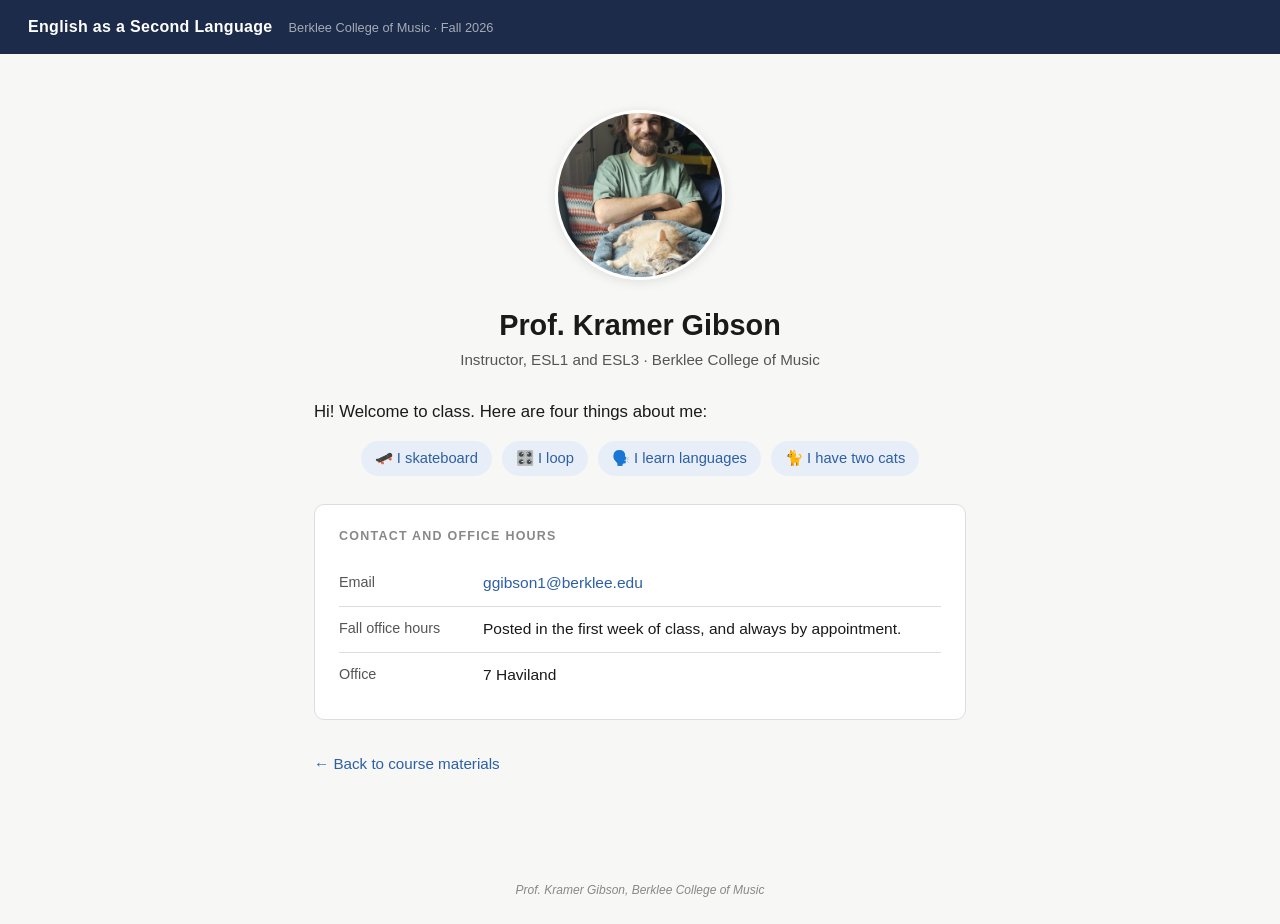
<file: about.html>
<!DOCTYPE html>
<html lang="en">
<head>
  <meta charset="UTF-8">
  <meta name="viewport" content="width=device-width, initial-scale=1.0">
  <title>About Prof. Gibson · Berklee ESL</title>
  <link rel="stylesheet" href="assets/site.css">
</head>
<body>
  <header class="app-header">
    <h1><a href="./">English as a Second Language</a></h1>
    <span>Berklee College of Music · Fall 2026</span>
  </header>

  <main class="container">
    <img class="portrait" src="kramer-bio.jpg" alt="Prof. Kramer Gibson with his two Siberian cats">

    <h1 class="name">Prof. Kramer Gibson</h1>
    <p class="title">Instructor, ESL1 and ESL3 · Berklee College of Music</p>

    <p class="bio">Hi! Welcome to class. Here are four things about me:</p>

    <ul class="bio-list">
      <li>🛹 I skateboard</li>
      <li>🎛️ I loop</li>
      <li>🗣️ I learn languages</li>
      <li>🐈 I have two cats</li>
    </ul>

    <div class="contact-card">
      <h2>Contact and Office Hours</h2>
      <div class="contact-row">
        <div class="contact-label">Email</div>
        <div class="contact-value"><a href="mailto:ggibson1@berklee.edu">ggibson1@berklee.edu</a></div>
      </div>
      <div class="contact-row">
        <div class="contact-label">Fall office hours</div>
        <div class="contact-value">Posted in the first week of class, and always by appointment.</div>
      </div>
      <div class="contact-row">
        <div class="contact-label">Office</div>
        <div class="contact-value">7 Haviland</div>
      </div>
    </div>

    <a class="back-link" href="./">← Back to course materials</a>
  </main>

  <footer>Prof. Kramer Gibson, Berklee College of Music</footer>
</body>
</html>
</file>
<file: assets/site.css>
/* Berklee ESL — shared styles.
   One stylesheet for the landing page, both section hubs, and the shared pages.
   Visual language carried over from the Summer 2026 ESL1 site. */

*, *::before, *::after { box-sizing: border-box; margin: 0; padding: 0; }

:root {
  --ink:      #1a1a1a;
  --mid:      #555;
  --light:    #888;
  --border:   #ddd;
  --bg:       #f7f7f5;
  --card:     #ffffff;
  --navy:     #1c2b4a;
  --accent:   #2d5fa6;
  --accent-lt:#e8eef8;
  --sage:     #5c7a5e;
  --sage-lt:  #eaf1ea;
  --radius:   10px;
}

body {
  font-family: -apple-system, BlinkMacSystemFont, "Segoe UI", Helvetica, Arial, sans-serif;
  background: var(--bg);
  color: var(--ink);
  min-height: 100vh;
  line-height: 1.6;
}

/* header */
.app-header {
  background: var(--navy);
  color: #fff;
  padding: 14px 28px;
  display: flex;
  align-items: baseline;
  gap: 16px;
  flex-wrap: wrap;
}
.app-header h1 { font-size: 1rem; font-weight: 600; letter-spacing: 0.02em; }
.app-header span { font-size: 0.8rem; opacity: 0.6; }
.app-header a { color: #fff; text-decoration: none; }
.app-header a:hover { text-decoration: underline; }

/* layout */
.container { max-width: 700px; margin: 0 auto; padding: 56px 24px 80px; }
.hub-title { font-size: 2rem; font-weight: 700; line-height: 1.2; margin-bottom: 8px; }
.hub-subtitle { color: var(--mid); font-size: 0.95rem; margin-bottom: 36px; }

.section { margin-bottom: 44px; }
.section:last-child { margin-bottom: 0; }
.section-header {
  display: flex;
  align-items: baseline;
  gap: 14px;
  margin-bottom: 16px;
  padding-bottom: 10px;
  border-bottom: 2px solid var(--ink);
  flex-wrap: wrap;
}
.section-title {
  font-size: 1.25rem; font-weight: 700; letter-spacing: 0.04em;
  text-transform: uppercase; color: var(--ink);
}
.section-note { font-size: 0.8rem; color: var(--mid); }

/* link cards */
.week-list { list-style: none; display: flex; flex-direction: column; gap: 14px; }
.week-list a {
  display: block;
  background: var(--card);
  border: 1px solid var(--border);
  border-radius: var(--radius);
  padding: 20px 24px;
  color: var(--ink);
  text-decoration: none;
  transition: border-color 0.15s ease, background 0.15s ease, transform 0.05s ease;
}
.week-list a:hover { border-color: var(--accent); background: var(--accent-lt); }
.week-list a:active { transform: translateY(1px); }
.week-num {
  font-size: 0.8rem; color: var(--light);
  text-transform: uppercase; letter-spacing: 0.06em;
}
.week-title { font-size: 1.1rem; font-weight: 600; color: var(--accent); margin-top: 2px; }
.week-desc { font-size: 0.9rem; color: var(--mid); margin-top: 4px; }

/* a card that is not a link yet */
.week-list li.pending > div {
  background: var(--card);
  border: 1px dashed var(--border);
  border-radius: var(--radius);
  padding: 20px 24px;
  opacity: 0.75;
}
.week-list li.pending .week-title { color: var(--light); }

/* section picker on the landing page */
.picker { display: grid; grid-template-columns: 1fr 1fr; gap: 16px; margin-bottom: 44px; }
@media (max-width: 560px) { .picker { grid-template-columns: 1fr; } }
.picker a {
  display: block;
  background: var(--card);
  border: 1px solid var(--border);
  border-top: 4px solid var(--accent);
  border-radius: var(--radius);
  padding: 26px 24px;
  color: var(--ink);
  text-decoration: none;
  transition: border-color 0.15s ease, background 0.15s ease, transform 0.05s ease;
}
.picker a:hover { background: var(--accent-lt); }
.picker a:active { transform: translateY(1px); }
.picker a.esl3 { border-top-color: var(--sage); }
.picker a.esl3:hover { background: var(--sage-lt); }
.picker .level { font-size: 0.78rem; letter-spacing: 0.08em; text-transform: uppercase; color: var(--light); }
.picker .course { font-size: 1.5rem; font-weight: 700; margin-top: 4px; }
.picker .blurb { font-size: 0.9rem; color: var(--mid); margin-top: 8px; }

/* about page */
.portrait {
  display: block; width: 170px; height: 170px;
  object-fit: cover; border-radius: 50%;
  margin: 0 auto 22px; border: 3px solid var(--card);
  box-shadow: 0 2px 12px rgba(0,0,0,0.1);
}
.name { font-size: 1.8rem; font-weight: 700; text-align: center; }
.title { text-align: center; color: var(--mid); font-size: 0.95rem; margin-bottom: 26px; }
.bio { font-size: 1.05rem; line-height: 1.7; margin-bottom: 10px; }
.bio-list {
  list-style: none; display: flex; flex-wrap: wrap; gap: 10px;
  justify-content: center; margin: 14px 0 28px;
}
.bio-list li {
  background: var(--accent-lt); color: var(--accent);
  padding: 6px 14px; border-radius: 999px;
  font-size: 0.92rem; font-weight: 500;
}
.contact-card {
  background: var(--card); border: 1px solid var(--border);
  border-radius: var(--radius); padding: 22px 24px; margin-top: 6px;
}
.contact-card h2 {
  font-size: 0.78rem; font-weight: 600; letter-spacing: 0.1em;
  text-transform: uppercase; color: var(--light); margin-bottom: 14px;
}
.contact-row { display: flex; gap: 14px; padding: 10px 0; border-bottom: 1px solid var(--border); }
.contact-row:last-child { border-bottom: none; }
.contact-label { flex: 0 0 130px; color: var(--mid); font-size: 0.9rem; }
.contact-value { flex: 1; font-size: 0.97rem; }
.contact-value a { color: var(--accent); text-decoration: none; }
.contact-value a:hover { text-decoration: underline; }

.back-link { display: inline-block; margin-top: 32px; color: var(--accent); text-decoration: none; font-size: 0.95rem; }
.back-link:hover { text-decoration: underline; }

footer {
  text-align: center; color: var(--light);
  font-size: 0.75rem; font-style: italic; padding: 24px;
}

/* ---------------------------------------------------------------
   World news page (shared/world-news/)
   Grid of broadcaster buttons, grouped by language.
   --------------------------------------------------------------- */

.lang-block { margin-bottom: 40px; }
.lang-block:last-of-type { margin-bottom: 0; }

.lang-head {
  display: flex;
  align-items: baseline;
  gap: 12px;
  margin-bottom: 14px;
  padding-bottom: 8px;
  border-bottom: 2px solid var(--ink);
  flex-wrap: wrap;
}
.lang-name {
  font-size: 1.15rem; font-weight: 700; letter-spacing: 0.04em;
  text-transform: uppercase;
}
.lang-native { font-size: 0.95rem; color: var(--mid); }

.news-grid { display: grid; grid-template-columns: 1fr 1fr; gap: 12px; }
@media (max-width: 560px) { .news-grid { grid-template-columns: 1fr; } }

.news-grid a {
  display: block;
  background: var(--card);
  border: 1px solid var(--border);
  border-left: 4px solid var(--accent);
  border-radius: var(--radius);
  padding: 16px 18px;
  color: var(--ink);
  text-decoration: none;
  transition: border-color 0.15s ease, background 0.15s ease, transform 0.05s ease;
}
.news-grid a:hover { background: var(--accent-lt); border-color: var(--accent); }
.news-grid a:active { transform: translateY(1px); }
.news-grid a.easy { border-left-color: var(--sage); }
.news-grid a.easy:hover { background: var(--sage-lt); border-color: var(--sage); }

.news-src {
  font-size: 0.75rem; color: var(--light);
  text-transform: uppercase; letter-spacing: 0.06em;
}
.news-title { font-size: 1.02rem; font-weight: 600; color: var(--accent); margin-top: 2px; }
.news-grid a.easy .news-title { color: var(--sage); }
.news-desc { font-size: 0.87rem; color: var(--mid); margin-top: 4px; }
.news-when {
  font-size: 0.78rem; color: var(--light);
  margin-top: 8px; letter-spacing: 0.02em;
}

.tag {
  display: inline-block;
  background: var(--sage-lt); color: var(--sage);
  font-size: 0.7rem; font-weight: 600;
  text-transform: uppercase; letter-spacing: 0.06em;
  padding: 2px 8px; border-radius: 999px;
  margin-top: 8px;
}

.how-box {
  background: var(--card);
  border: 1px solid var(--border);
  border-radius: var(--radius);
  padding: 20px 24px;
  margin-bottom: 40px;
}
.how-box h3 {
  font-size: 0.78rem; font-weight: 600; letter-spacing: 0.1em;
  text-transform: uppercase; color: var(--light); margin-bottom: 10px;
}
.how-box p { font-size: 0.97rem; color: var(--ink); }
.how-box p + p { margin-top: 10px; }

.key {
  display: flex; gap: 20px; flex-wrap: wrap;
  font-size: 0.82rem; color: var(--mid); margin-bottom: 28px;
}
.key span { display: flex; align-items: center; gap: 7px; }
.key i { width: 12px; height: 12px; border-radius: 3px; display: inline-block; }
.key i.a { background: var(--accent); }
.key i.b { background: var(--sage); }
</file>
